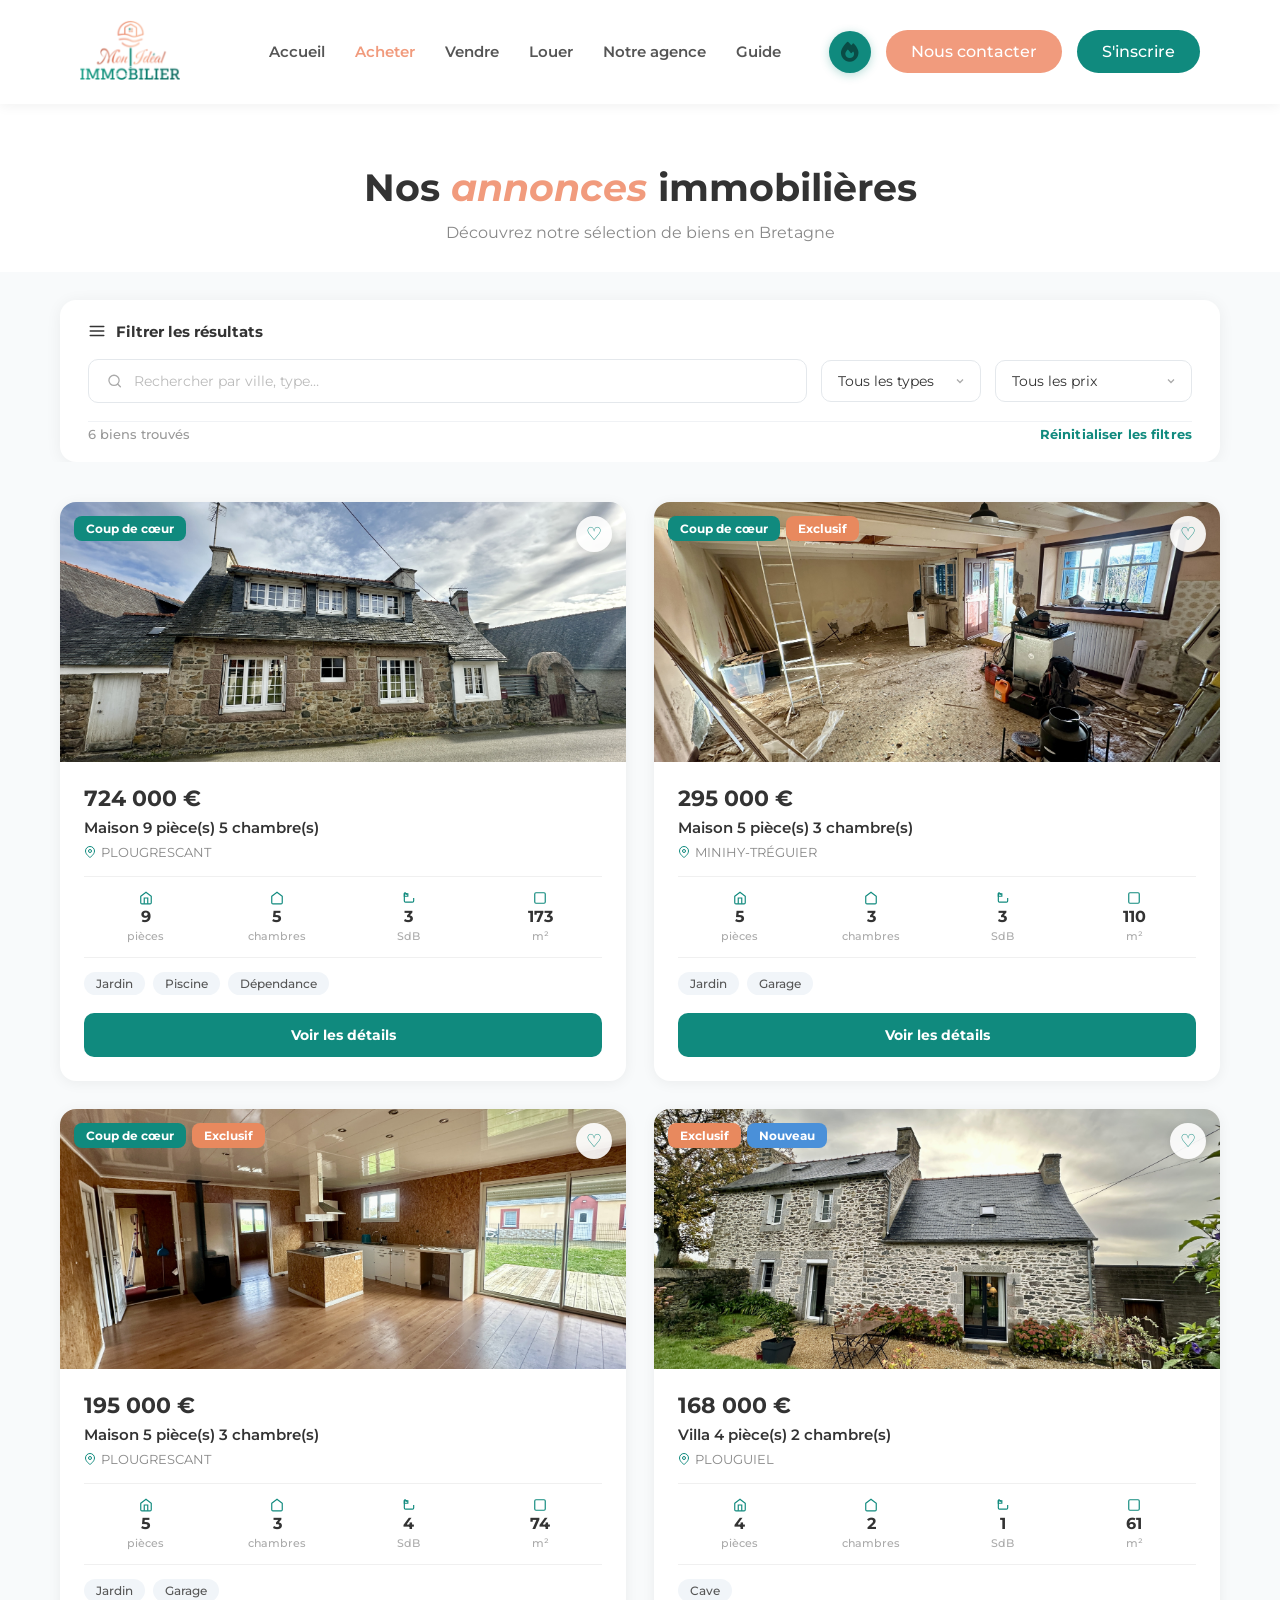
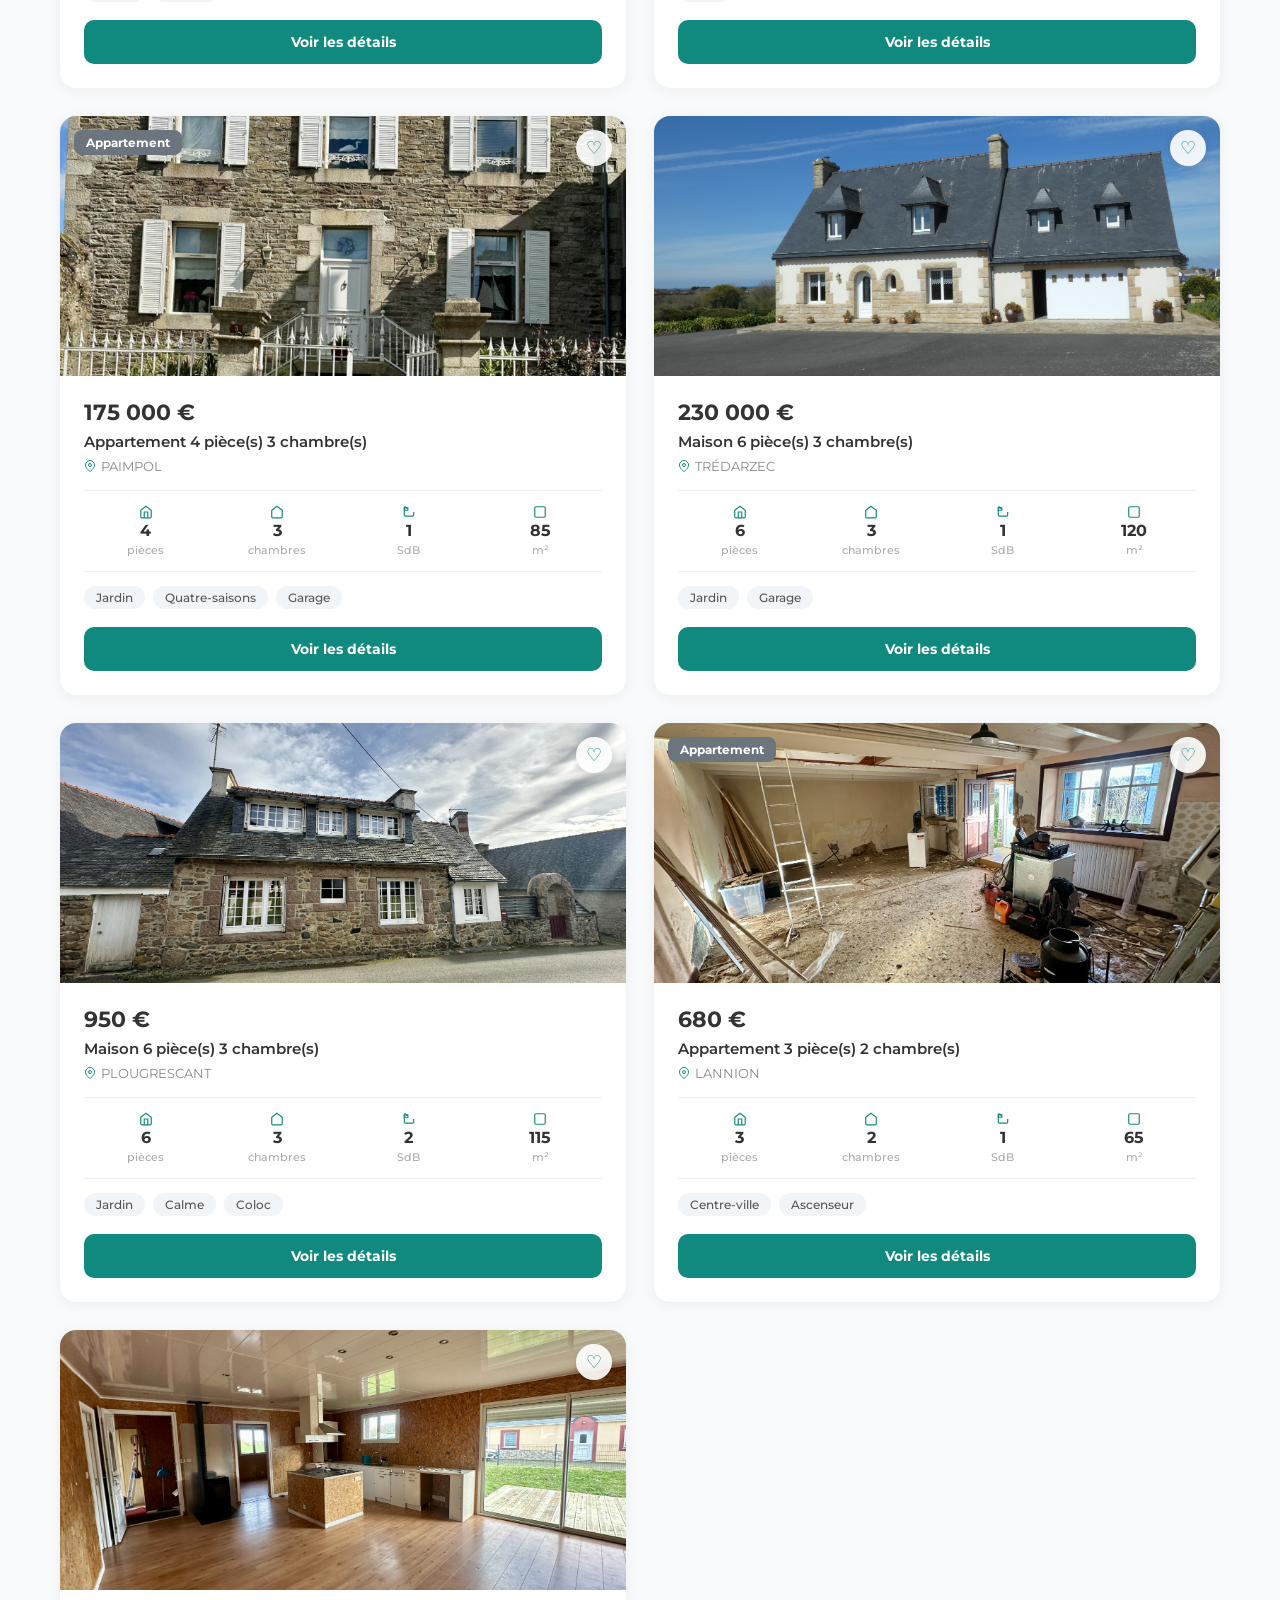
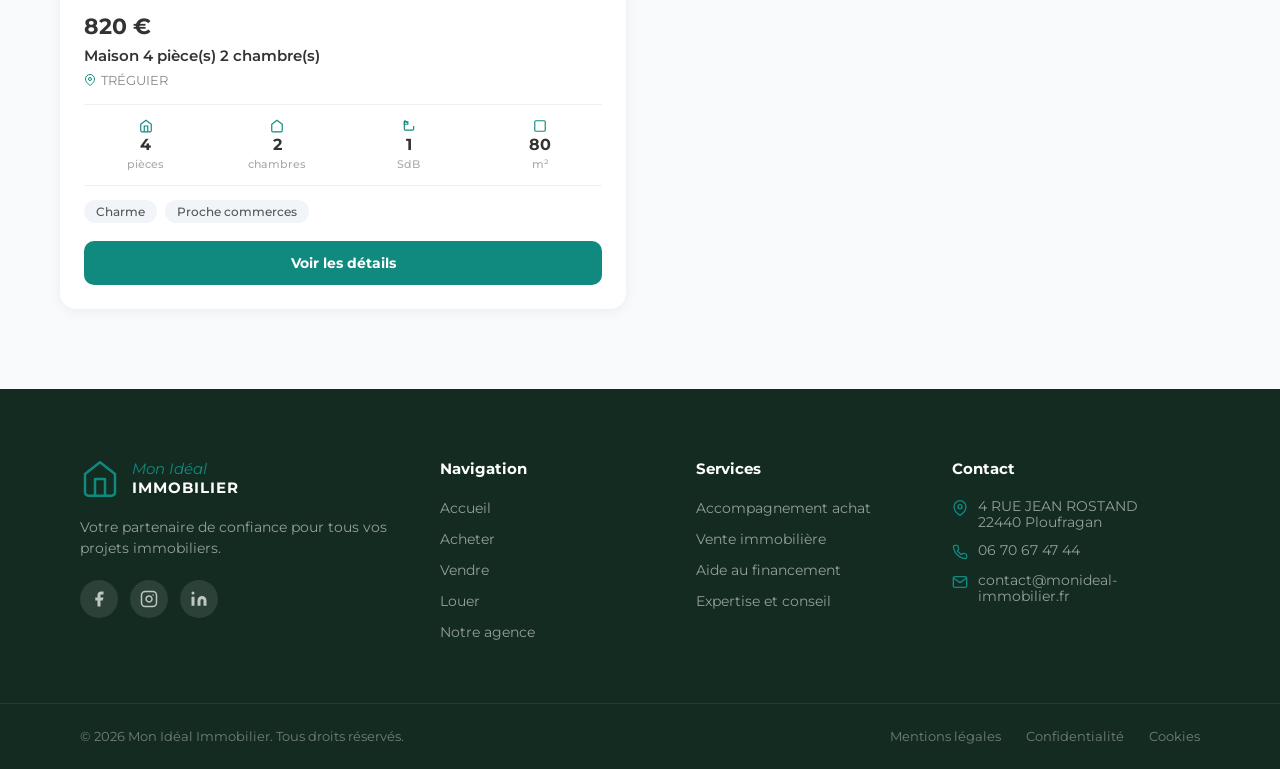
<file: catalogue.html>
<!DOCTYPE html>
<html lang="fr">

<head>
    <meta charset="UTF-8">
    <meta name="viewport" content="width=device-width, initial-scale=1.0">
    <title>Nos annonces immobilières | Mon Idéal Immobilier</title>
    <meta name="description"
        content="Découvrez notre sélection de biens immobiliers en Bretagne. Maisons, appartements, villas à vendre ou à louer.">
    <link rel="stylesheet" href="style.css">
    <link href="https://fonts.googleapis.com/css2?family=Montserrat:wght@400;500;600;700&display=swap" rel="stylesheet">
    <link rel="stylesheet" href="https://cdnjs.cloudflare.com/ajax/libs/font-awesome/6.5.1/css/all.min.css">
</head>

<body>

    <!-- Navbar -->
    <header class="navbar navbar-solid">
        <div class="logo">
            <a href="index.html" class="logo-link" aria-label="Mon Idéal Immobilier - Accueil">
                <img class="logo-img" src="img/Logo_Mon-Ideal-Immobilier_1.svg" alt="Logo Mon Ideal Immobilier">
            </a>
        </div>
        <nav>
            <ul class="nav-links">
                <li><a href="index.html">Accueil</a></li>
                <li><a href="catalogue.html" class="active">Acheter</a></li>
                <li><a href="vendre.html">Vendre</a></li>
                <li><a href="location.html">Louer</a></li>
                <li><a href="notre-agence.html">Notre agence</a></li>
                <li><a href="guide.html">Guide</a></li>
            </ul>
        </nav>
        <div class="auth-buttons">
            <a href="match.html" class="btn-match-nav" aria-label="Match Immobilier">
                <i class="fa-solid fa-fire"></i>
            </a>
            <a href="contact.html" class="btn-contact">Nous contacter</a>
            <a href="inscription.html" class="btn-signup btn-signup-link">S'inscrire</a>
        </div>
    </header>

    <!-- En-tête de page -->
    <section class="catalogue-header">
        <h1>Nos <em>annonces</em> immobilières</h1>
        <p>Découvrez notre sélection de biens en Bretagne</p>
    </section>

    <!-- Filtres -->
    <div class="catalogue-filtres-wrap">
        <div class="catalogue-filtres-card">
            <div class="filtres-titre">
                <svg width="18" height="18" viewBox="0 0 24 24" fill="none" stroke="currentColor" stroke-width="2"
                    stroke-linecap="round" stroke-linejoin="round">
                    <line x1="3" y1="6" x2="21" y2="6"></line>
                    <line x1="3" y1="12" x2="21" y2="12"></line>
                    <line x1="3" y1="18" x2="21" y2="18"></line>
                </svg>
                Filtrer les résultats
            </div>
            <div class="filtres-row">
                <div class="filtre-input-wrapper">
                    <svg width="16" height="16" viewBox="0 0 24 24" fill="none" stroke="#aaa" stroke-width="2"
                        stroke-linecap="round" stroke-linejoin="round">
                        <circle cx="11" cy="11" r="8"></circle>
                        <line x1="21" y1="21" x2="16.65" y2="16.65"></line>
                    </svg>
                    <input type="text" placeholder="Rechercher par ville, type…" id="filtre-ville">
                </div>
                <select class="filtre-select" id="filtre-type">
                    <option value="">Tous les types</option>
                    <option value="Maison">Maison</option>
                    <option value="Appartement">Appartement</option>
                    <option value="Villa">Villa</option>
                    <option value="Terrain">Terrain</option>
                </select>
                <select class="filtre-select" id="filtre-prix">
                    <option value="">Tous les prix</option>
                    <option value="200000">Moins de 200 000 €</option>
                    <option value="300000">Moins de 300 000 €</option>
                    <option value="500000">Moins de 500 000 €</option>
                    <option value="9999999">Plus de 500 000 €</option>
                </select>
            </div>
            <div class="filtres-meta">
                <span class="filtres-count" id="count-label">6 biens trouvés</span>
                <button class="filtres-reset" id="btn-reset">Réinitialiser les filtres</button>
            </div>
        </div>
    </div>

    <!-- Grille des biens -->
    <main class="catalogue-main">
        <div class="catalogue-grid" id="catalogue-grid">
            <!-- Les cartes seront injectées par JavaScript depuis biens.js -->
        </div>

        <!-- Message si aucun résultat -->
        <div class="catalogue-empty" id="catalogue-empty" style="display:none;">
            <svg width="48" height="48" viewBox="0 0 24 24" fill="none" stroke="#ccc" stroke-width="1.5">
                <circle cx="11" cy="11" r="8"></circle>
                <line x1="21" y1="21" x2="16.65" y2="16.65"></line>
            </svg>
            <p>Aucun bien ne correspond à vos critères.</p>
            <button class="filtres-reset" id="btn-reset-empty">Réinitialiser les filtres</button>
        </div>

    </main>

    <!-- Footer -->
    <footer class="site-footer">
        <div class="footer-top">
            <div class="footer-col footer-brand">
                <div class="footer-logo-block">
                    <svg class="footer-logo-icon" width="40" height="40" viewBox="0 0 24 24" fill="none"
                        stroke="currentColor" stroke-width="1.5" stroke-linecap="round" stroke-linejoin="round">
                        <path d="M3 9l9-7 9 7v11a2 2 0 0 1-2 2H5a2 2 0 0 1-2-2z"></path>
                        <polyline points="9 22 9 12 15 12 15 22"></polyline>
                    </svg>
                    <div class="footer-logo-text">
                        <span class="footer-logo-line1"><em>Mon Idéal</em></span>
                        <span class="footer-logo-line2">IMMOBILIER</span>
                    </div>
                </div>
                <p>Votre partenaire de confiance pour tous vos projets immobiliers.</p>
                <div class="footer-socials">
                    <a href="#" aria-label="Facebook">
                        <svg width="18" height="18" viewBox="0 0 24 24" fill="currentColor">
                            <path d="M18 2h-3a5 5 0 0 0-5 5v3H7v4h3v8h4v-8h3l1-4h-4V7a1 1 0 0 1 1-1h3z"></path>
                        </svg>
                    </a>
                    <a href="#" aria-label="Instagram">
                        <svg width="18" height="18" viewBox="0 0 24 24" fill="none" stroke="currentColor"
                            stroke-width="2" stroke-linecap="round" stroke-linejoin="round">
                            <rect x="2" y="2" width="20" height="20" rx="5" ry="5"></rect>
                            <path d="M16 11.37A4 4 0 1 1 12.63 8 4 4 0 0 1 16 11.37z"></path>
                            <line x1="17.5" y1="6.5" x2="17.51" y2="6.5"></line>
                        </svg>
                    </a>
                    <a href="#" aria-label="LinkedIn">
                        <svg width="18" height="18" viewBox="0 0 24 24" fill="currentColor">
                            <path d="M16 8a6 6 0 0 1 6 6v7h-4v-7a2 2 0 0 0-2-2 2 2 0 0 0-2 2v7h-4v-7a6 6 0 0 1 6-6z">
                            </path>
                            <rect x="2" y="9" width="4" height="12"></rect>
                            <circle cx="4" cy="4" r="2"></circle>
                        </svg>
                    </a>
                </div>
            </div>

            <div class="footer-col">
                <h4>Navigation</h4>
                <ul>
                    <li><a href="index.html">Accueil</a></li>
                    <li><a href="catalogue.html" class="active">Acheter</a></li>
                    <li><a href="#">Vendre</a></li>
                    <li><a href="#">Louer</a></li>
                    <li><a href="notre-agence.html">Notre agence</a></li>
                </ul>
            </div>

            <div class="footer-col">
                <h4>Services</h4>
                <ul>
                    <li><a href="#">Accompagnement achat</a></li>
                    <li><a href="#">Vente immobilière</a></li>
                    <li><a href="#">Aide au financement</a></li>
                    <li><a href="#">Expertise et conseil</a></li>
                </ul>
            </div>

            <div class="footer-col">
                <h4>Contact</h4>
                <ul class="footer-contact">
                    <li>
                        <svg width="16" height="16" viewBox="0 0 24 24" fill="none" stroke="currentColor"
                            stroke-width="2" stroke-linecap="round" stroke-linejoin="round">
                            <path d="M21 10c0 7-9 13-9 13s-9-6-9-13a9 9 0 0 1 18 0z"></path>
                            <circle cx="12" cy="10" r="3"></circle>
                        </svg>
                        <span>4 RUE JEAN ROSTAND<br>22440 Ploufragan</span>
                    </li>
                    <li>
                        <svg width="16" height="16" viewBox="0 0 24 24" fill="none" stroke="currentColor"
                            stroke-width="2" stroke-linecap="round" stroke-linejoin="round">
                            <path
                                d="M22 16.92v3a2 2 0 0 1-2.18 2 19.79 19.79 0 0 1-8.63-3.07 19.5 19.5 0 0 1-6-6 19.79 19.79 0 0 1-3.07-8.67A2 2 0 0 1 4.11 2h3a2 2 0 0 1 2 1.72c.127.96.361 1.903.7 2.81a2 2 0 0 1-.45 2.11L8.09 9.91a16 16 0 0 0 6 6l1.27-1.27a2 2 0 0 1 2.11-.45c.907.339 1.85.573 2.81.7A2 2 0 0 1 22 16.92z">
                            </path>
                        </svg>
                        <span>06 70 67 47 44</span>
                    </li>
                    <li>
                        <svg width="16" height="16" viewBox="0 0 24 24" fill="none" stroke="currentColor"
                            stroke-width="2" stroke-linecap="round" stroke-linejoin="round">
                            <path d="M4 4h16c1.1 0 2 .9 2 2v12c0 1.1-.9 2-2 2H4c-1.1 0-2-.9-2-2V6c0-1.1.9-2 2-2z">
                            </path>
                            <polyline points="22,6 12,13 2,6"></polyline>
                        </svg>
                        <span>contact@monideal-immobilier.fr</span>
                    </li>
                </ul>
            </div>
        </div>

        <div class="footer-bottom">
            <p>© 2026 Mon Idéal Immobilier. Tous droits réservés.</p>
            <div class="footer-legal">
                <a href="#">Mentions légales</a>
                <a href="#">Confidentialité</a>
                <a href="#">Cookies</a>
            </div>
        </div>
    </footer>

    <script src="biens.js"></script>
    <script src="script.js"></script>
    <script>
        // --- Génération des cartes ---
        const grid = document.getElementById('catalogue-grid');

        function renderCatalogueCards(biensList) {
            grid.innerHTML = biensList.map(bien => createPropertyCard(bien)).join('');
            attachFavEvents();
        }

        renderCatalogueCards(BIENS);

        // --- Filtrage ---
        const inputVille = document.getElementById('filtre-ville');
        const selectType = document.getElementById('filtre-type');
        const selectPrix = document.getElementById('filtre-prix');
        const countLabel = document.getElementById('count-label');
        const emptyMsg = document.getElementById('catalogue-empty');

        function applyFilters() {
            const cards = document.querySelectorAll('.cat-card');
            const villeVal = inputVille.value.toLowerCase().trim();
            const typeVal = selectType.value;
            const prixVal = parseInt(selectPrix.value) || Infinity;

            let visible = 0;
            cards.forEach(card => {
                const ville = card.dataset.ville.toLowerCase();
                const type = card.dataset.type;
                const prix = parseInt(card.dataset.prix);

                const matchVille = !villeVal || ville.includes(villeVal);
                const matchType = !typeVal || type === typeVal;
                const matchPrix = prix <= prixVal;

                if (matchVille && matchType && matchPrix) {
                    card.style.display = '';
                    visible++;
                } else {
                    card.style.display = 'none';
                }
            });

            countLabel.textContent = visible + ' bien' + (visible > 1 ? 's' : '') + ' trouvé' + (visible > 1 ? 's' : '');
            emptyMsg.style.display = visible === 0 ? 'flex' : 'none';
        }

        inputVille.addEventListener('input', applyFilters);
        selectType.addEventListener('change', applyFilters);
        selectPrix.addEventListener('change', applyFilters);

        function resetFilters() {
            inputVille.value = '';
            selectType.value = '';
            selectPrix.value = '';
            applyFilters();
        }

        document.getElementById('btn-reset').addEventListener('click', resetFilters);
        document.getElementById('btn-reset-empty').addEventListener('click', resetFilters);

    </script>

    <script src="auth.js"></script>
</body>

</html>
</file>
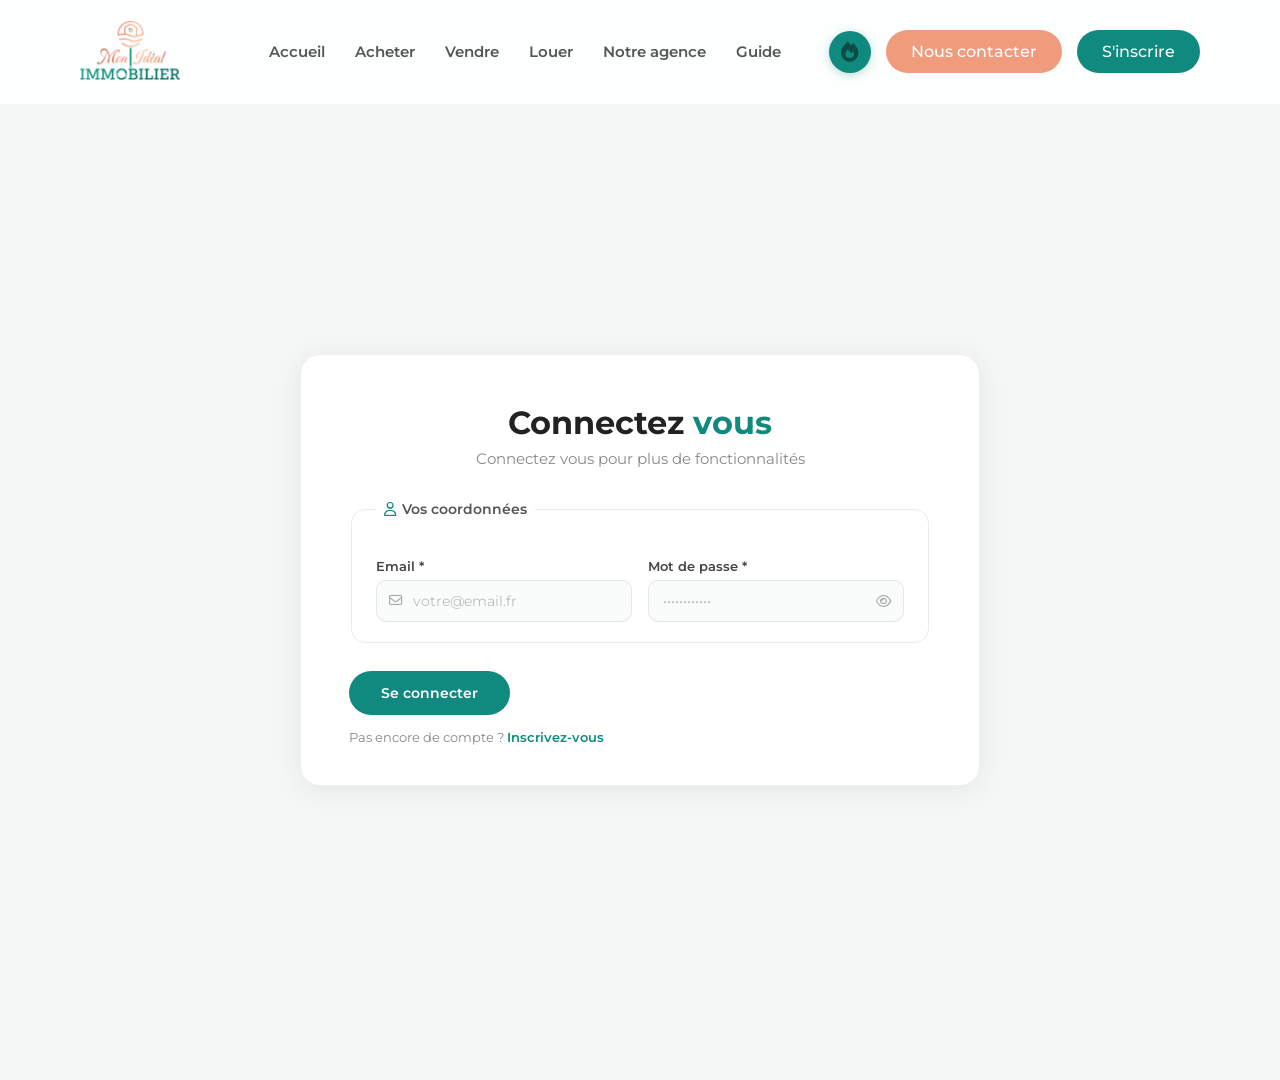
<file: connexion.html>
<!DOCTYPE html>
<html lang="fr">

<head>
    <meta charset="UTF-8">
    <meta name="viewport" content="width=device-width, initial-scale=1.0">
    <title>Connexion — Mon Idéal Immobilier</title>
    <link rel="stylesheet" href="style.css">
    <link rel="stylesheet" href="auth.css">
    <link href="https://fonts.googleapis.com/css2?family=Montserrat:wght@400;500;600;700&display=swap" rel="stylesheet">
    <link rel="stylesheet" href="https://cdnjs.cloudflare.com/ajax/libs/font-awesome/6.5.1/css/all.min.css">
</head>

<body>

    <header class="navbar">
        <div class="logo">
            <a href="index.html"><img class="logo-img" src="img/Logo_Mon-Ideal-Immobilier_1.svg" alt="Logo Mon Ideal Immobilier"></a>
        </div>
        <nav>
            <ul class="nav-links">
                <li><a href="index.html">Accueil</a></li>
                <li><a href="catalogue.html">Acheter</a></li>
                <li><a href="vendre.html">Vendre</a></li>
                <li><a href="location.html">Louer</a></li>
                <li><a href="notre-agence.html">Notre agence</a></li>
                <li><a href="guide.html">Guide</a></li>
            </ul>
        </nav>
        <div class="auth-buttons">
            <a href="match.html" class="btn-match-nav" aria-label="Match Immobilier">
                <i class="fa-solid fa-fire"></i>
            </a>
            <a href="contact.html" class="btn-contact">Nous contacter</a>
            <a href="inscription.html" class="btn-signup btn-signup-link">S'inscrire</a>
        </div>
    </header>

    <main class="auth-main">
        <div class="auth-container">
            <div class="auth-card">
                <div class="auth-card-header">
                    <h1>Connectez <span class="highlight">vous</span></h1>
                    <p>Connectez vous pour plus de fonctionnalités</p>
                </div>

                <div id="error-msg" class="auth-alert auth-alert-error" style="display:none;"></div>
                <div id="success-msg" class="auth-alert auth-alert-success" style="display:none;"></div>

                <form id="connexion-form" class="auth-form" novalidate>
                    <fieldset class="form-group-card">
                        <legend><i class="fa-regular fa-user"></i> Vos coordonnées</legend>

                        <div class="form-row">
                            <div class="form-field">
                                <label for="email">Email *</label>
                                <div class="input-icon-wrap">
                                    <i class="fa-regular fa-envelope input-icon"></i>
                                    <input type="email" id="email" name="email" placeholder="votre@email.fr" required autocomplete="email">
                                </div>
                            </div>
                            <div class="form-field">
                                <label for="password">Mot de passe *</label>
                                <div class="input-icon-wrap input-icon-right">
                                    <input type="password" id="password" name="password" placeholder="••••••••••••" required autocomplete="current-password">
                                    <button type="button" class="toggle-password" aria-label="Afficher le mot de passe" data-target="password">
                                        <i class="fa-regular fa-eye"></i>
                                    </button>
                                </div>
                            </div>
                        </div>
                    </fieldset>

                    <div class="form-actions">
                        <button type="submit" class="btn-auth-submit">Se connecter</button>
                        <p class="auth-switch">Pas encore de compte ? <a href="inscription.html">Inscrivez-vous</a></p>
                    </div>
                </form>
            </div>
        </div>
    </main>

    <script src="auth.js"></script>
    <script>
        document.getElementById('connexion-form').addEventListener('submit', function (e) {
            e.preventDefault();
            const email = document.getElementById('email').value.trim();
            const password = document.getElementById('password').value;

            const errorEl = document.getElementById('error-msg');
            const successEl = document.getElementById('success-msg');
            errorEl.style.display = 'none';
            successEl.style.display = 'none';

            if (!email || !password) {
                errorEl.textContent = 'Veuillez remplir tous les champs.';
                errorEl.style.display = 'block';
                return;
            }

            const result = login(email, password);
            if (result.success) {
                successEl.textContent = 'Connexion réussie ! Redirection...';
                successEl.style.display = 'block';
                setTimeout(() => { window.location.href = 'index.html'; }, 1200);
            } else {
                errorEl.textContent = result.message;
                errorEl.style.display = 'block';
            }
        });

        // Toggle affichage mot de passe
        document.querySelectorAll('.toggle-password').forEach(btn => {
            btn.addEventListener('click', function () {
                const target = document.getElementById(this.dataset.target);
                const icon = this.querySelector('i');
                if (target.type === 'password') {
                    target.type = 'text';
                    icon.classList.replace('fa-eye', 'fa-eye-slash');
                } else {
                    target.type = 'password';
                    icon.classList.replace('fa-eye-slash', 'fa-eye');
                }
            });
        });
    </script>

</body>
</html>
</file>
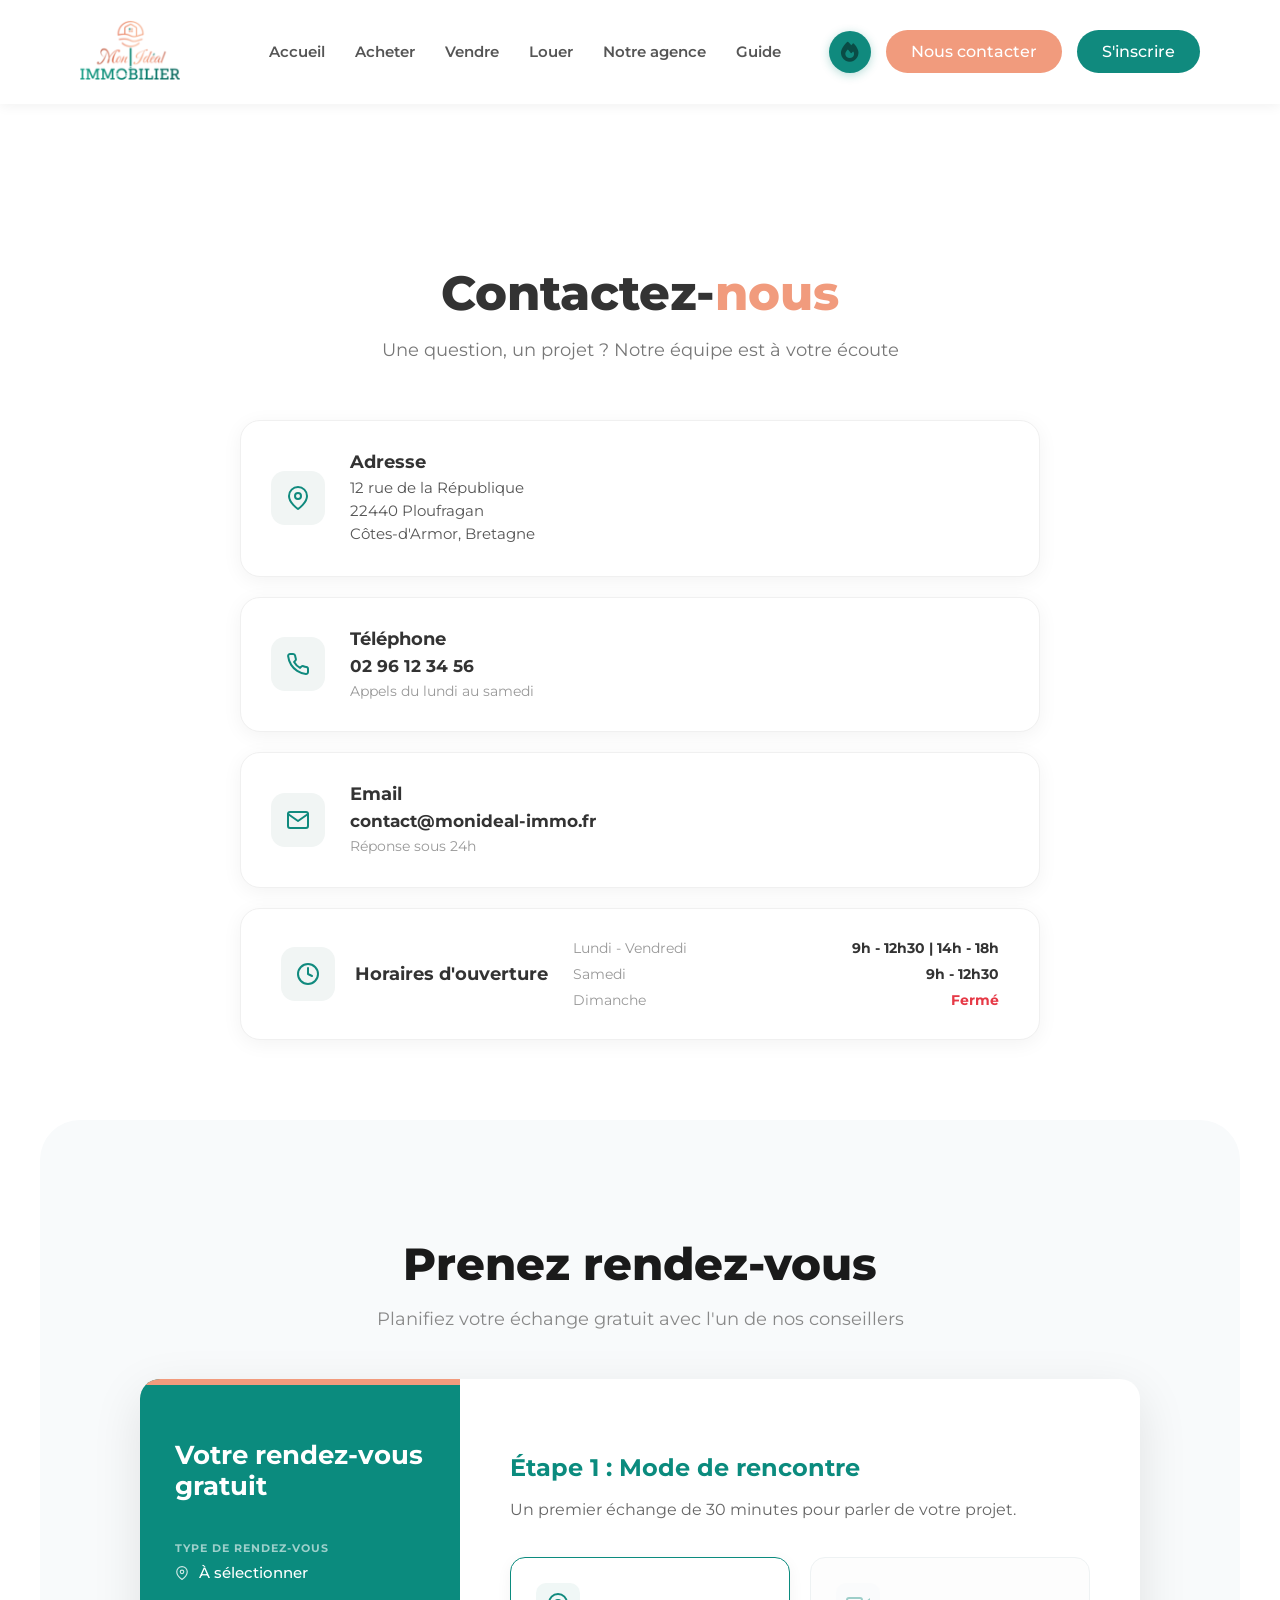
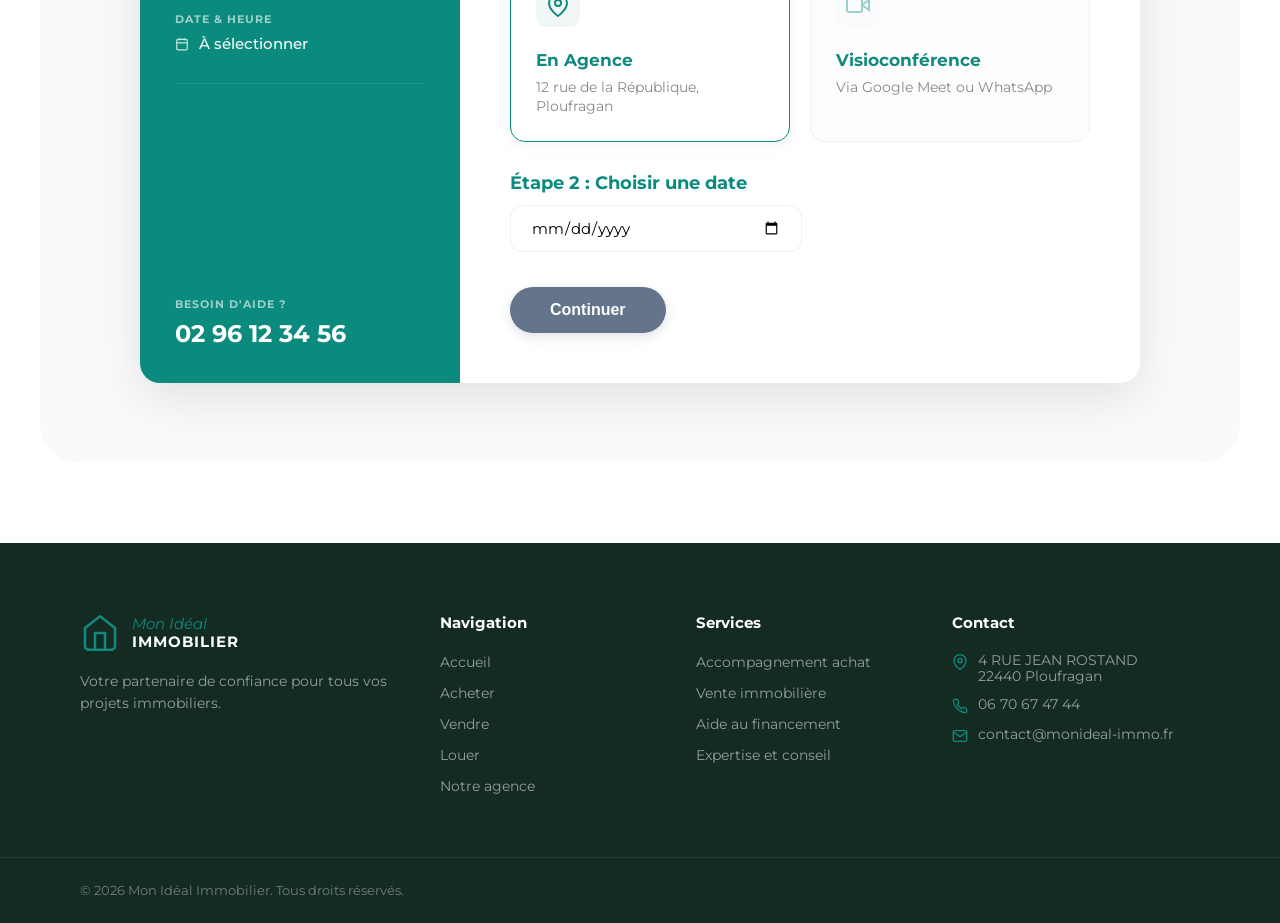
<file: contact.html>
<!DOCTYPE html>
<html lang="fr">

<head>
    <meta charset="UTF-8">
    <meta name="viewport" content="width=device-width, initial-scale=1.0">
    <title>Contactez-nous | Mon Idéal Immobilier</title>
    <link rel="stylesheet" href="style.css">
    <link rel="stylesheet" href="contact.css">
    <link href="https://fonts.googleapis.com/css2?family=Montserrat:wght@400;500;600;700&display=swap" rel="stylesheet">
    <link rel="stylesheet" href="https://cdnjs.cloudflare.com/ajax/libs/font-awesome/6.5.1/css/all.min.css">
</head>

<body>

    <!-- Navbar -->
    <header class="navbar navbar-solid">
        <div class="logo">
            <img class="logo-img" src="img/Logo_Mon-Ideal-Immobilier_1.svg" alt="Logo Mon Ideal Immobilier">
        </div>
        <nav>
            <ul class="nav-links">
                <li><a href="index.html">Accueil</a></li>
                <li><a href="catalogue.html">Acheter</a></li>
                <li><a href="vendre.html">Vendre</a></li>
                <li><a href="location.html">Louer</a></li>
                <li><a href="notre-agence.html">Notre agence</a></li>
                <li><a href="guide.html">Guide</a></li>
            </ul>
        </nav>
        <div class="auth-buttons">
            <a href="match.html" class="btn-match-nav" aria-label="Match Immobilier">
                <i class="fa-solid fa-fire"></i>
            </a>
            <a href="contact.html" class="btn-contact">Nous contacter</a>
            <a href="inscription.html" class="btn-signup btn-signup-link">S'inscrire</a>
        </div>
    </header>

    <main class="contact-main">
        <section class="contact-hero">
            <h1>Contactez-<span>nous</span></h1>
            <p>Une question, un projet ? Notre équipe est à votre écoute</p>
        </section>

        <section class="contact-info-grid">
            <!-- Adresse -->
            <div class="info-card">
                <div class="info-icon">
                    <svg width="24" height="24" viewBox="0 0 24 24" fill="none" stroke="currentColor" stroke-width="2" stroke-linecap="round" stroke-linejoin="round">
                        <path d="M21 10c0 7-9 13-9 13s-9-6-9-13a9 9 0 0 1 18 0z"></path>
                        <circle cx="12" cy="10" r="3"></circle>
                    </svg>
                </div>
                <div class="info-content">
                    <h3>Adresse</h3>
                    <p>12 rue de la République<br>22440 Ploufragan<br>Côtes-d'Armor, Bretagne</p>
                </div>
            </div>

            <!-- Téléphone -->
            <div class="info-card">
                <div class="info-icon">
                    <svg width="24" height="24" viewBox="0 0 24 24" fill="none" stroke="currentColor" stroke-width="2" stroke-linecap="round" stroke-linejoin="round">
                        <path d="M22 16.92v3a2 2 0 0 1-2.18 2 19.79 19.79 0 0 1-8.63-3.07 19.5 19.5 0 0 1-6-6 19.79 19.79 0 0 1-3.07-8.67A2 2 0 0 1 4.11 2h3a2 2 0 0 1 2 1.72c.127.96.361 1.903.7 2.81a2 2 0 0 1-.45 2.11L8.09 9.91a16 16 0 0 0 6 6l1.27-1.27a2 2 0 0 1 2.11-.45c.907.339 1.85.573 2.81.7A2 2 0 0 1 22 16.92z"></path>
                    </svg>
                </div>
                <div class="info-content">
                    <h3>Téléphone</h3>
                    <p class="info-value">02 96 12 34 56</p>
                    <p class="subtitle">Appels du lundi au samedi</p>
                </div>
            </div>

            <!-- Email -->
            <div class="info-card">
                <div class="info-icon">
                    <svg width="24" height="24" viewBox="0 0 24 24" fill="none" stroke="currentColor" stroke-width="2" stroke-linecap="round" stroke-linejoin="round">
                        <path d="M4 4h16c1.1 0 2 .9 2 2v12c0 1.1-.9 2-2 2H4c-1.1 0-2-.9-2-2V6c0-1.1.9-2 2-2z"></path>
                        <polyline points="22,6 12,13 2,6"></polyline>
                    </svg>
                </div>
                <div class="info-content">
                    <h3>Email</h3>
                    <p class="info-value">contact@monideal-immo.fr</p>
                    <p class="subtitle">Réponse sous 24h</p>
                </div>
            </div>

            <!-- Horaires -->
            <div class="info-card hours-card">
                <div class="hours-left">
                    <div class="info-icon">
                        <svg width="24" height="24" viewBox="0 0 24 24" fill="none" stroke="currentColor" stroke-width="2" stroke-linecap="round" stroke-linejoin="round">
                            <circle cx="12" cy="12" r="10"></circle>
                            <polyline points="12 6 12 12 16 14"></polyline>
                        </svg>
                    </div>
                    <h3>Horaires d'ouverture</h3>
                </div>
                <div class="hours-right">
                    <div class="hours-list">
                        <div class="hours-row">
                            <span>Lundi - Vendredi</span>
                            <span>9h - 12h30 | 14h - 18h</span>
                        </div>
                        <div class="hours-row">
                            <span>Samedi</span>
                            <span>9h - 12h30</span>
                        </div>
                        <div class="hours-row">
                            <span>Dimanche</span>
                            <span class="closed">Fermé</span>
                        </div>
                    </div>
                </div>
            </div>
        </section>

        <section class="appointment-section">
            <div class="appointment-header">
                <h2>Prenez rendez-vous</h2>
                <p>Planifiez votre échange gratuit avec l'un de nos conseillers</p>
            </div>

            <div class="appointment-container">
                <div class="appointment-left">
                    <div class="appointment-summary">
                        <h3>Votre rendez-vous gratuit</h3>
                        <div class="summary-item">
                            <span class="label">TYPE DE RENDEZ-VOUS</span>
                            <span class="value" id="summary-mode"><svg width="14" height="14" viewBox="0 0 24 24" fill="none" stroke="currentColor" stroke-width="2"><path d="M21 10c0 7-9 13-9 13s-9-6-9-13a9 9 0 0 1 18 0z"></path><circle cx="12" cy="10" r="3"></circle></svg> À sélectionner</span>
                        </div>
                        <div class="summary-item">
                            <span class="label">DATE & HEURE</span>
                            <span class="value" id="summary-date"><svg width="14" height="14" viewBox="0 0 24 24" fill="none" stroke="currentColor" stroke-width="2"><rect x="3" y="4" width="18" height="18" rx="2" ry="2"></rect><line x1="16" y1="2" x2="16" y2="6"></line><line x1="8" y1="2" x2="8" y2="6"></line><line x1="3" y1="10" x2="21" y2="10"></line></svg> À sélectionner</span>
                        </div>
                        <hr>
                    </div>
                    <div class="appointment-help">
                        <span>BESOIN D'AIDE ?</span>
                        <p>02 96 12 34 56</p>
                    </div>
                </div>

                <div class="appointment-right">
                    <h3>Étape 1 : Mode de rencontre</h3>
                    <p class="instruction">Un premier échange de 30 minutes pour parler de votre projet.</p>
                    
                    <div class="meeting-modes">
                        <div class="mode-card active" onclick="selectMode('agence', this)">
                            <div class="mode-icon">
                                <svg width="24" height="24" viewBox="0 0 24 24" fill="none" stroke="currentColor" stroke-width="2">
                                    <path d="M21 10c0 7-9 13-9 13s-9-6-9-13a9 9 0 0 1 18 0z"></path>
                                    <circle cx="12" cy="10" r="3"></circle>
                                </svg>
                            </div>
                            <h4>En Agence</h4>
                            <p>12 rue de la République, Ploufragan</p>
                        </div>
                        <div class="mode-card" onclick="selectMode('visio', this)">
                            <div class="mode-icon">
                                <svg width="24" height="24" viewBox="0 0 24 24" fill="none" stroke="currentColor" stroke-width="2">
                                    <path d="M23 7l-7 5 7 5V7z"></path>
                                    <rect x="1" y="5" width="15" height="14" rx="2" ry="2"></rect>
                                </svg>
                            </div>
                            <h4>Visioconférence</h4>
                            <p>Via Google Meet ou WhatsApp</p>
                        </div>
                    </div>

                    <div class="date-selection">
                        <h3>Étape 2 : Choisir une date</h3>
                        <input type="date" id="appointment-date" class="date-input" onchange="updateSummaryDate()">
                    </div>

                    <button class="btn-continue" onclick="openEmailModal()">Continuer</button>
                </div>
            </div>
        </section>
    </main>

    <!-- Email Modal -->
    <div id="emailModal" class="modal">
        <div class="modal-content">
            <span class="close" onclick="closeEmailModal()">&times;</span>
            <h2>Une dernière étape...</h2>
            <p>Veuillez renseigner votre email pour confirmer le rendez-vous.</p>
            <input type="email" id="user-email" placeholder="votre-email@exemple.com" class="email-input">
            <button class="btn-validate" onclick="validateAppointment()">Valider le rendez-vous</button>
        </div>
    </div>

    <!-- Confirmation Modal -->
    <div id="confirmModal" class="modal">
        <div class="modal-content text-center">
            <div class="success-icon">✓</div>
            <h2>Rendez-vous confirmé !</h2>
            <p id="confirmMessage"></p>
            <p class="email-info">Un mail de confirmation vous a été envoyé avec tous les détails.</p>
            <button class="btn-close-final" onclick="location.reload()">Fermer</button>
        </div>
    </div>

    <!-- Footer -->
    <footer class="site-footer">
        <div class="footer-top">
            <div class="footer-col footer-brand">
                <div class="footer-logo-block">
                    <svg class="footer-logo-icon" width="40" height="40" viewBox="0 0 24 24" fill="none"
                        stroke="currentColor" stroke-width="1.5" stroke-linecap="round" stroke-linejoin="round">
                        <path d="M3 9l9-7 9 7v11a2 2 0 0 1-2 2H5a2 2 0 0 1-2-2z"></path>
                        <polyline points="9 22 9 12 15 12 15 22"></polyline>
                    </svg>
                    <div class="footer-logo-text">
                        <span class="footer-logo-line1"><em>Mon Idéal</em></span>
                        <span class="footer-logo-line2">IMMOBILIER</span>
                    </div>
                </div>
                <p>Votre partenaire de confiance pour tous vos projets immobiliers.</p>
            </div>

            <div class="footer-col">
                <h4>Navigation</h4>
                <ul>
                    <li><a href="index.html">Accueil</a></li>
                    <li><a href="catalogue.html">Acheter</a></li>
                    <li><a href="vendre.html">Vendre</a></li>
                    <li><a href="location.html">Louer</a></li>
                    <li><a href="notre-agence.html">Notre agence</a></li>
                </ul>
            </div>

            <div class="footer-col">
                <h4>Services</h4>
                <ul>
                    <li><a href="#">Accompagnement achat</a></li>
                    <li><a href="#">Vente immobilière</a></li>
                    <li><a href="#">Aide au financement</a></li>
                    <li><a href="#">Expertise et conseil</a></li>
                </ul>
            </div>

            <div class="footer-col">
                <h4>Contact</h4>
                <ul class="footer-contact">
                    <li>
                        <svg width="16" height="16" viewBox="0 0 24 24" fill="none" stroke="currentColor"
                            stroke-width="2" stroke-linecap="round" stroke-linejoin="round">
                            <path d="M21 10c0 7-9 13-9 13s-9-6-9-13a9 9 0 0 1 18 0z"></path>
                            <circle cx="12" cy="10" r="3"></circle>
                        </svg>
                        <span>4 RUE JEAN ROSTAND<br>22440 Ploufragan</span>
                    </li>
                    <li>
                        <svg width="16" height="16" viewBox="0 0 24 24" fill="none" stroke="currentColor"
                            stroke-width="2" stroke-linecap="round" stroke-linejoin="round">
                            <path
                                d="M22 16.92v3a2 2 0 0 1-2.18 2 19.79 19.79 0 0 1-8.63-3.07 19.5 19.5 0 0 1-6-6 19.79 19.79 0 0 1-3.07-8.67A2 2 0 0 1 4.11 2h3a2 2 0 0 1 2 1.72c.127.96.361 1.903.7 2.81a2 2 0 0 1-.45 2.11L8.09 9.91a16 16 0 0 0 6 6l1.27-1.27a2 2 0 0 1 2.11-.45c.907.339 1.85.573 2.81.7A2 2 0 0 1 22 16.92z">
                            </path>
                        </svg>
                        <span>06 70 67 47 44</span>
                    </li>
                    <li>
                        <svg width="16" height="16" viewBox="0 0 24 24" fill="none" stroke="currentColor"
                            stroke-width="2" stroke-linecap="round" stroke-linejoin="round">
                            <path d="M4 4h16c1.1 0 2 .9 2 2v12c0 1.1-.9 2-2 2H4c-1.1 0-2-.9-2-2V6c0-1.1.9-2 2-2z">
                            </path>
                            <polyline points="22,6 12,13 2,6"></polyline>
                        </svg>
                        <span>contact@monideal-immo.fr</span>
                    </li>
                </ul>
            </div>
        </div>

        <div class="footer-bottom">
            <p>&copy; 2026 Mon Idéal Immobilier. Tous droits réservés.</p>
        </div>
    </footer>

    <script>
        let selectedMode = 'En Agence';
        
        function selectMode(mode, element) {
            selectedMode = mode === 'agence' ? 'En Agence' : 'Visioconférence';
            document.querySelectorAll('.mode-card').forEach(card => card.classList.remove('active'));
            element.classList.add('active');
            document.getElementById('summary-mode').innerHTML = (mode === 'agence' ? 
                '<svg width="14" height="14" viewBox="0 0 24 24" fill="none" stroke="currentColor" stroke-width="2"><path d="M21 10c0 7-9 13-9 13s-9-6-9-13a9 9 0 0 1 18 0z"></path><circle cx="12" cy="10" r="3"></circle></svg> ' : 
                '<svg width="14" height="14" viewBox="0 0 24 24" fill="none" stroke="currentColor" stroke-width="2"><path d="M23 7l-7 5 7 5V7z"></path><rect x="1" y="5" width="15" height="14" rx="2" ry="2"></rect></svg> ') + selectedMode;
        }

        function updateSummaryDate() {
            const date = document.getElementById('appointment-date').value;
            if(date) {
                const formattedDate = new Date(date).toLocaleDateString('fr-FR', { weekday: 'long', year: 'numeric', month: 'long', day: 'numeric' });
                document.getElementById('summary-date').innerHTML = '<svg width="14" height="14" viewBox="0 0 24 24" fill="none" stroke="currentColor" stroke-width="2"><rect x="3" y="4" width="18" height="18" rx="2" ry="2"></rect><line x1="16" y1="2" x2="16" y2="6"></line><line x1="8" y1="2" x2="8" y2="6"></line><line x1="3" y1="10" x2="21" y2="10"></line></svg> ' + formattedDate;
            }
        }

        function openEmailModal() {
            const date = document.getElementById('appointment-date').value;
            if (!date) {
                alert('Veuillez sélectionner une date.');
                return;
            }
            document.getElementById('emailModal').style.display = 'block';
        }

        function closeEmailModal() {
            document.getElementById('emailModal').style.display = 'none';
        }

        function validateAppointment() {
            const email = document.getElementById('user-email').value;
            if (!email || !email.includes('@')) {
                alert('Veuillez entrer une adresse email valide.');
                return;
            }
            const date = document.getElementById('appointment-date').value;
            const formattedDate = new Date(date).toLocaleDateString('fr-FR', { weekday: 'long', year: 'numeric', month: 'long', day: 'numeric' });
            
            document.getElementById('emailModal').style.display = 'none';
            document.getElementById('confirmMessage').innerHTML = `Votre rendez-vous <strong>${selectedMode}</strong> est fixé pour le <strong>${formattedDate}</strong>.`;
            document.getElementById('confirmModal').style.display = 'block';
        }

        window.onclick = function(event) {
            if (event.target == document.getElementById('emailModal')) {
                closeEmailModal();
            }
        }
    </script>
    <script src="auth.js"></script>
</body>

</html>
</file>
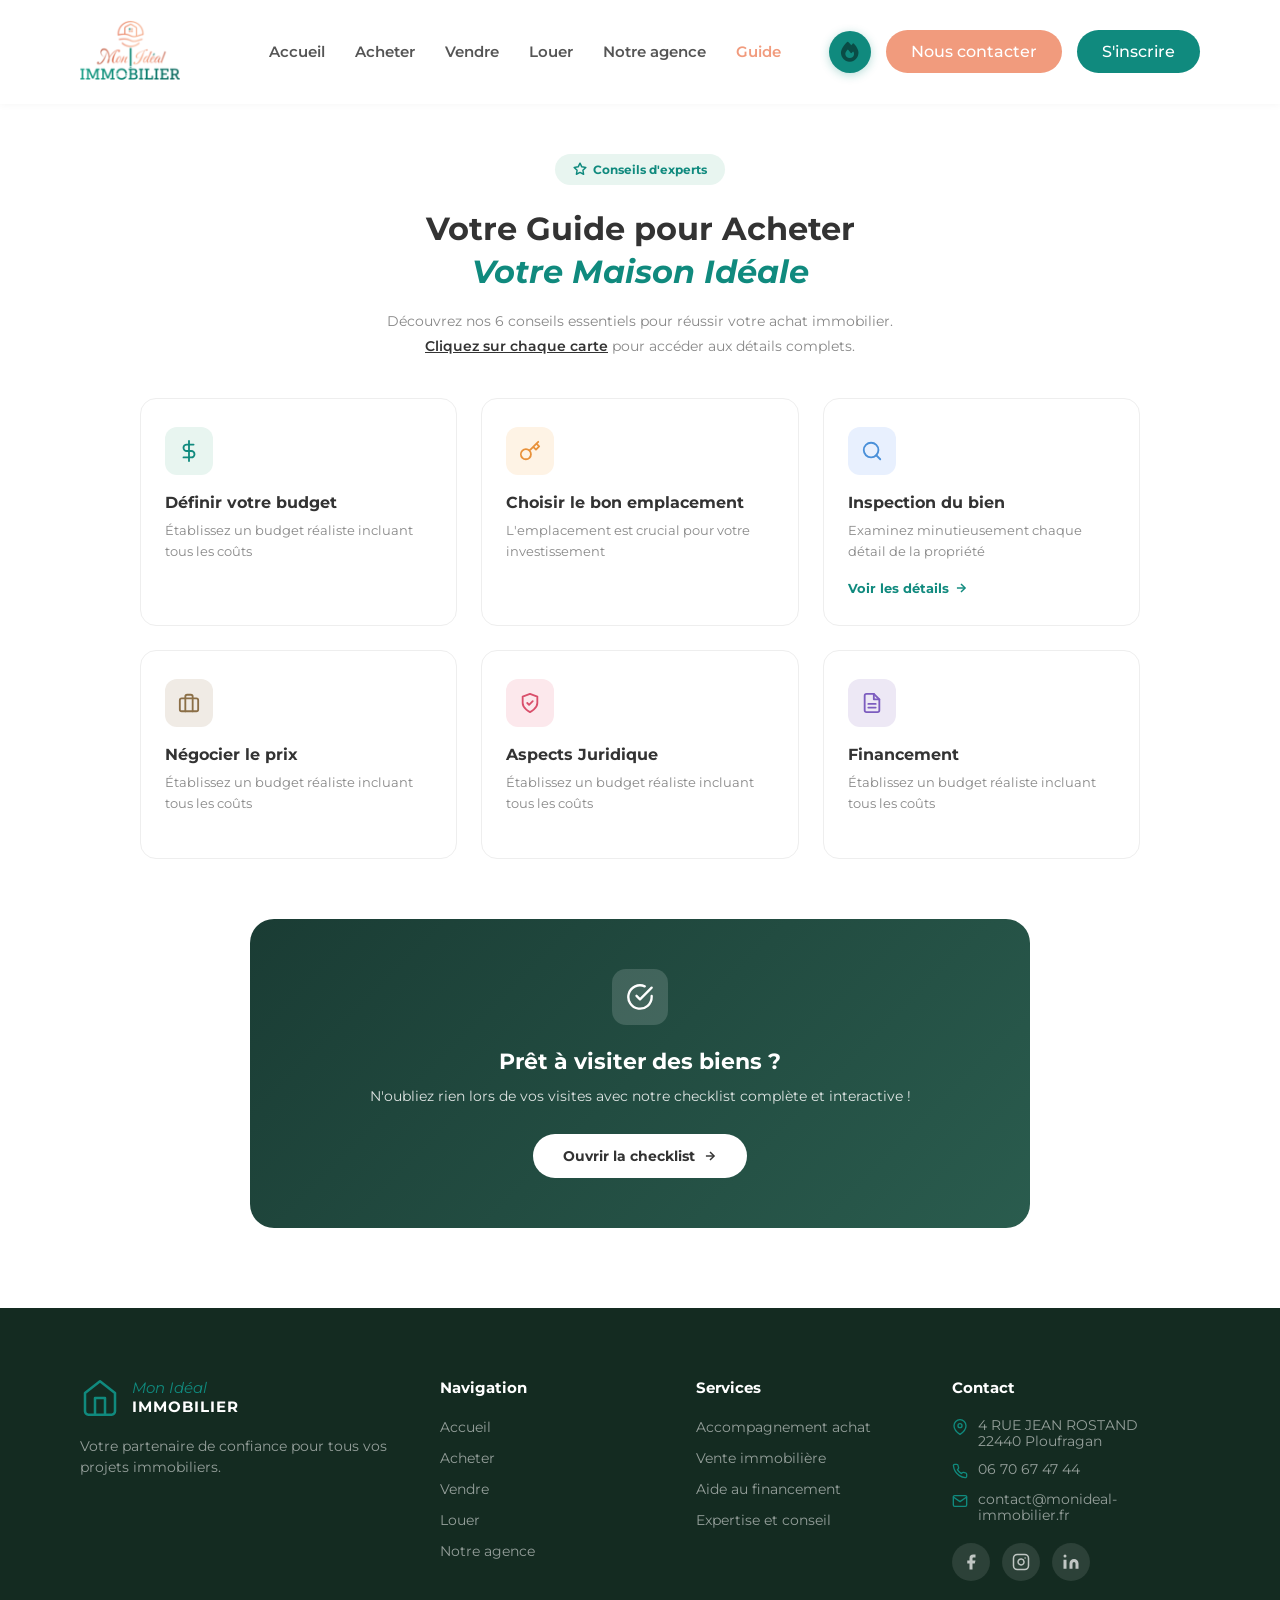
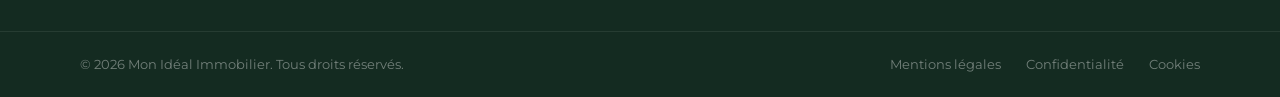
<file: guide.html>
<!DOCTYPE html>
<html lang="fr">

<head>
    <meta charset="UTF-8">
    <meta name="viewport" content="width=device-width, initial-scale=1.0">
    <title>Guide Achat — Mon Idéal Immobilier</title>
    <link rel="stylesheet" href="style.css">
    <link rel="stylesheet" href="guide.css">
    <link href="https://fonts.googleapis.com/css2?family=Montserrat:wght@400;500;600;700&display=swap" rel="stylesheet">
    <link rel="stylesheet" href="https://cdnjs.cloudflare.com/ajax/libs/font-awesome/6.5.1/css/all.min.css">
</head>

<body>

    <header class="navbar navbar-solid">
        <div class="logo">
            <a href="index.html" class="logo-link" aria-label="Mon Idéal Immobilier">
                <img class="logo-img" src="img/Logo_Mon-Ideal-Immobilier_1.svg" alt="Logo Mon Ideal Immobilier">
            </a>
        </div>
        <nav>
            <ul class="nav-links">
                <li><a href="index.html">Accueil</a></li>
                <li><a href="catalogue.html">Acheter</a></li>
                <li><a href="vendre.html">Vendre</a></li>
                <li><a href="location.html">Louer</a></li>
                <li><a href="notre-agence.html">Notre agence</a></li>
                <li><a href="guide.html" class="active">Guide</a></li>
            </ul>
        </nav>
        <div class="auth-buttons">
            <a href="match.html" class="btn-match-nav" aria-label="Match Immobilier">
                <i class="fa-solid fa-fire"></i>
            </a>
            <a href="contact.html" class="btn-contact">Nous contacter</a>
            <a href="inscription.html" class="btn-signup btn-signup-link">S'inscrire</a>
        </div>
    </header>

    <!-- Header -->
    <section class="guide-header">
        <div class="guide-badge">
            <svg width="14" height="14" viewBox="0 0 24 24" fill="none" stroke="currentColor" stroke-width="2.5"
                stroke-linecap="round" stroke-linejoin="round">
                <polygon
                    points="12 2 15.09 8.26 22 9.27 17 14.14 18.18 21.02 12 17.77 5.82 21.02 7 14.14 2 9.27 8.91 8.26 12 2">
                 </polygon>
            </svg>
            Conseils d'experts
        </div>
        <h1>Votre Guide pour Acheter<br><em>Votre Maison Idéale</em></h1>
        <p>Découvrez nos 6 conseils essentiels pour réussir votre achat immobilier.<br><u>Cliquez sur chaque carte</u>
            pour accéder aux détails complets.</p>
    </section>

    <!-- Cards -->
    <section class="guide-cards-section">
        <div class="guide-grid">

            <!-- Card 1 -->
            <div class="guide-card">
                <div class="guide-icon guide-icon-green">
                    <svg width="22" height="22" viewBox="0 0 24 24" fill="none" stroke="currentColor" stroke-width="2"
                        stroke-linecap="round" stroke-linejoin="round">
                        <line x1="12" y1="1" x2="12" y2="23"></line>
                        <path d="M17 5H9.5a3.5 3.5 0 0 0 0 7h5a3.5 3.5 0 0 1 0 7H6"></path>
                    </svg>
                </div>
                <h3>Définir votre budget</h3>
                <p>Établissez un budget réaliste incluant tous les coûts</p>
                        <line x1="5" y1="12" x2="19" y2="12"></line>
                        <polyline points="12 5 19 12 12 19"></polyline>
                    </svg></a>
            </div>

            <!-- Card 2 -->
            <div class="guide-card">
                <div class="guide-icon guide-icon-orange">
                    <svg width="22" height="22" viewBox="0 0 24 24" fill="none" stroke="currentColor" stroke-width="2"
                        stroke-linecap="round" stroke-linejoin="round">
                        <path
                            d="M21 2l-2 2m-7.61 7.61a5.5 5.5 0 1 1-7.778 7.778 5.5 5.5 0 0 1 7.777-7.777zm0 0L15.5 7.5m0 0l3 3L22 7l-3-3m-3.5 3.5L19 4">
                        </path>
                    </svg>
                </div>
                <h3>Choisir le bon emplacement</h3>
                <p>L'emplacement est crucial pour votre investissement</p>
                        <line x1="5" y1="12" x2="19" y2="12"></line>
                        <polyline points="12 5 19 12 12 19"></polyline>
                    </svg></a>
            </div>

            <!-- Card 3 -->
            <div class="guide-card">
                <div class="guide-icon guide-icon-blue">
                    <svg width="22" height="22" viewBox="0 0 24 24" fill="none" stroke="currentColor" stroke-width="2"
                        stroke-linecap="round" stroke-linejoin="round">
                        <circle cx="11" cy="11" r="8"></circle>
                        <line x1="21" y1="21" x2="16.65" y2="16.65"></line>
                    </svg>
                </div>
                <h3>Inspection du bien</h3>
                <p>Examinez minutieusement chaque détail de la propriété</p>
                <a href="#" class="guide-link">Voir les détails <svg width="14" height="14" viewBox="0 0 24 24"
                        fill="none" stroke="currentColor" stroke-width="2.5">
                        <line x1="5" y1="12" x2="19" y2="12"></line>
                        <polyline points="12 5 19 12 12 19"></polyline>
                    </svg></a>
            </div>

            <!-- Card 4 -->
            <div class="guide-card">
                <div class="guide-icon guide-icon-brown">
                    <svg width="22" height="22" viewBox="0 0 24 24" fill="none" stroke="currentColor" stroke-width="2"
                        stroke-linecap="round" stroke-linejoin="round">
                        <rect x="2" y="7" width="20" height="14" rx="2" ry="2"></rect>
                        <path d="M16 21V5a2 2 0 0 0-2-2h-4a2 2 0 0 0-2 2v16"></path>
                    </svg>
                </div>
                <h3>Négocier le prix</h3>
                <p>Établissez un budget réaliste incluant tous les coûts</p>
                        <line x1="5" y1="12" x2="19" y2="12"></line>
                        <polyline points="12 5 19 12 12 19"></polyline>
                    </svg></a>
            </div>

            <!-- Card 5 -->
            <div class="guide-card">
                <div class="guide-icon guide-icon-pink">
                    <svg width="22" height="22" viewBox="0 0 24 24" fill="none" stroke="currentColor" stroke-width="2"
                        stroke-linecap="round" stroke-linejoin="round">
                        <path d="M12 22s8-4 8-10V5l-8-3-8 3v7c0 6 8 10 8 10z"></path>
                        <polyline points="9 12 11 14 15 10"></polyline>
                    </svg>
                </div>
                <h3>Aspects Juridique</h3>
                <p>Établissez un budget réaliste incluant tous les coûts</p>
                        <line x1="5" y1="12" x2="19" y2="12"></line>
                        <polyline points="12 5 19 12 12 19"></polyline>
                    </svg></a>
            </div>

            <!-- Card 6 -->
            <div class="guide-card">
                <div class="guide-icon guide-icon-purple">
                    <svg width="22" height="22" viewBox="0 0 24 24" fill="none" stroke="currentColor" stroke-width="2"
                        stroke-linecap="round" stroke-linejoin="round">
                        <path d="M14 2H6a2 2 0 0 0-2 2v16a2 2 0 0 0 2 2h12a2 2 0 0 0 2-2V8z"></path>
                        <polyline points="14 2 14 8 20 8"></polyline>
                        <line x1="16" y1="13" x2="8" y2="13"></line>
                        <line x1="16" y1="17" x2="8" y2="17"></line>
                    </svg>
                </div>
                <h3>Financement</h3>
                <p>Établissez un budget réaliste incluant tous les coûts</p>
                        <line x1="5" y1="12" x2="19" y2="12"></line>
                        <polyline points="12 5 19 12 12 19"></polyline>
                    </svg></a>
            </div>

        </div>
    </section>

    <!-- CTA Checklist -->
    <section class="guide-cta-section">
        <div class="guide-cta">
            <div class="guide-cta-icon">
                <svg width="28" height="28" viewBox="0 0 24 24" fill="none" stroke="white" stroke-width="2"
                    stroke-linecap="round" stroke-linejoin="round">
                    <path d="M22 11.08V12a10 10 0 1 1-5.93-9.14"></path>
                    <polyline points="22 4 12 14.01 9 11.01"></polyline>
                </svg>
            </div>
            <h2>Prêt à visiter des biens ?</h2>
            <p>N'oubliez rien lors de vos visites avec notre checklist complète et interactive !</p>
            <a href="#" class="btn-checklist">
                Ouvrir la checklist
                <svg width="14" height="14" viewBox="0 0 24 24" fill="none" stroke="currentColor" stroke-width="2.5">
                    <line x1="5" y1="12" x2="19" y2="12"></line>
                    <polyline points="12 5 19 12 12 19"></polyline>
                </svg>
            </a>
        </div>
    </section>

    <!-- Footer -->
    <footer class="site-footer">
        <div class="footer-top">
            <div class="footer-col footer-brand">
                <div class="footer-logo-block">
                    <svg class="footer-logo-icon" width="40" height="40" viewBox="0 0 24 24" fill="none"
                        stroke="currentColor" stroke-width="1.5" stroke-linecap="round" stroke-linejoin="round">
                        <path d="M3 9l9-7 9 7v11a2 2 0 0 1-2 2H5a2 2 0 0 1-2-2z"></path>
                        <polyline points="9 22 9 12 15 12 15 22"></polyline>
                    </svg>
                    <div class="footer-logo-text">
                        <span class="footer-logo-line1"><em>Mon Idéal</em></span>
                        <span class="footer-logo-line2">IMMOBILIER</span>
                    </div>
                </div>
                <p>Votre partenaire de confiance pour tous vos projets immobiliers.</p>
            </div>

            <div class="footer-col">
                <h4>Navigation</h4>
                <ul>
                    <li><a href="index.html">Accueil</a></li>
                    <li><a href="catalogue.html">Acheter</a></li>
                    <li><a href="vendre.html">Vendre</a></li>
                    <li><a href="location.html">Louer</a></li>
                    <li><a href="notre-agence.html">Notre agence</a></li>
                </ul>
            </div>

            <div class="footer-col">
                <h4>Services</h4>
                <ul>
                    <li><a href="#">Accompagnement achat</a></li>
                    <li><a href="#">Vente immobilière</a></li>
                    <li><a href="#">Aide au financement</a></li>
                    <li><a href="#">Expertise et conseil</a></li>
                </ul>
            </div>

            <div class="footer-col">
                <h4>Contact</h4>
                <ul class="footer-contact">
                    <li>
                        <svg width="16" height="16" viewBox="0 0 24 24" fill="none" stroke="currentColor"
                            stroke-width="2" stroke-linecap="round" stroke-linejoin="round">
                            <path d="M21 10c0 7-9 13-9 13s-9-6-9-13a9 9 0 0 1 18 0z"></path>
                            <circle cx="12" cy="10" r="3"></circle>
                        </svg>
                        <span>4 RUE JEAN ROSTAND<br>22440 Ploufragan</span>
                    </li>
                    <li>
                        <svg width="16" height="16" viewBox="0 0 24 24" fill="none" stroke="currentColor"
                            stroke-width="2" stroke-linecap="round" stroke-linejoin="round">
                            <path
                                d="M22 16.92v3a2 2 0 0 1-2.18 2 19.79 19.79 0 0 1-8.63-3.07 19.5 19.5 0 0 1-6-6 19.79 19.79 0 0 1-3.07-8.67A2 2 0 0 1 4.11 2h3a2 2 0 0 1 2 1.72c.127.96.361 1.903.7 2.81a2 2 0 0 1-.45 2.11L8.09 9.91a16 16 0 0 0 6 6l1.27-1.27a2 2 0 0 1 2.11-.45c.907.339 1.85.573 2.81.7A2 2 0 0 1 22 16.92z">
                            </path>
                        </svg>
                        <span>06 70 67 47 44</span>
                    </li>
                    <li>
                        <svg width="16" height="16" viewBox="0 0 24 24" fill="none" stroke="currentColor"
                            stroke-width="2" stroke-linecap="round" stroke-linejoin="round">
                            <path d="M4 4h16c1.1 0 2 .9 2 2v12c0 1.1-.9 2-2 2H4c-1.1 0-2-.9-2-2V6c0-1.1.9-2 2-2z">
                            </path>
                            <polyline points="22,6 12,13 2,6"></polyline>
                        </svg>
                        <span>contact@monideal-immobilier.fr</span>
                    </li>
                </ul>
                <div class="footer-socials">
                    <a href="#" aria-label="Facebook">
                        <svg width="18" height="18" viewBox="0 0 24 24" fill="currentColor">
                            <path d="M18 2h-3a5 5 0 0 0-5 5v3H7v4h3v8h4v-8h3l1-4h-4V7a1 1 0 0 1 1-1h3z"></path>
                        </svg>
                    </a>
                    <a href="#" aria-label="Instagram">
                        <svg width="18" height="18" viewBox="0 0 24 24" fill="none" stroke="currentColor"
                            stroke-width="2" stroke-linecap="round" stroke-linejoin="round">
                            <rect x="2" y="2" width="20" height="20" rx="5" ry="5"></rect>
                            <path d="M16 11.37A4 4 0 1 1 12.63 8 4 4 0 0 1 16 11.37z"></path>
                            <line x1="17.5" y1="6.5" x2="17.51" y2="6.5"></line>
                        </svg>
                    </a>
                    <a href="#" aria-label="LinkedIn">
                        <svg width="18" height="18" viewBox="0 0 24 24" fill="currentColor">
                            <path d="M16 8a6 6 0 0 1 6 6v7h-4v-7a2 2 0 0 0-2-2 2 2 0 0 0-2 2v7h-4v-7a6 6 0 0 1 6-6z">
                            </path>
                            <rect x="2" y="9" width="4" height="12"></rect>
                            <circle cx="4" cy="4" r="2"></circle>
                        </svg>
                    </a>
                </div>
            </div>
        </div>

        <div class="footer-bottom">
            <p>&copy; 2026 Mon Idéal Immobilier. Tous droits réservés.</p>
            <div class="footer-legal">
                <a href="#">Mentions légales</a>
                <a href="#">Confidentialité</a>
                <a href="#">Cookies</a>
            </div>
        </div>
    </footer>

    <script src="auth.js"></script>
</body>

</html>
</file>
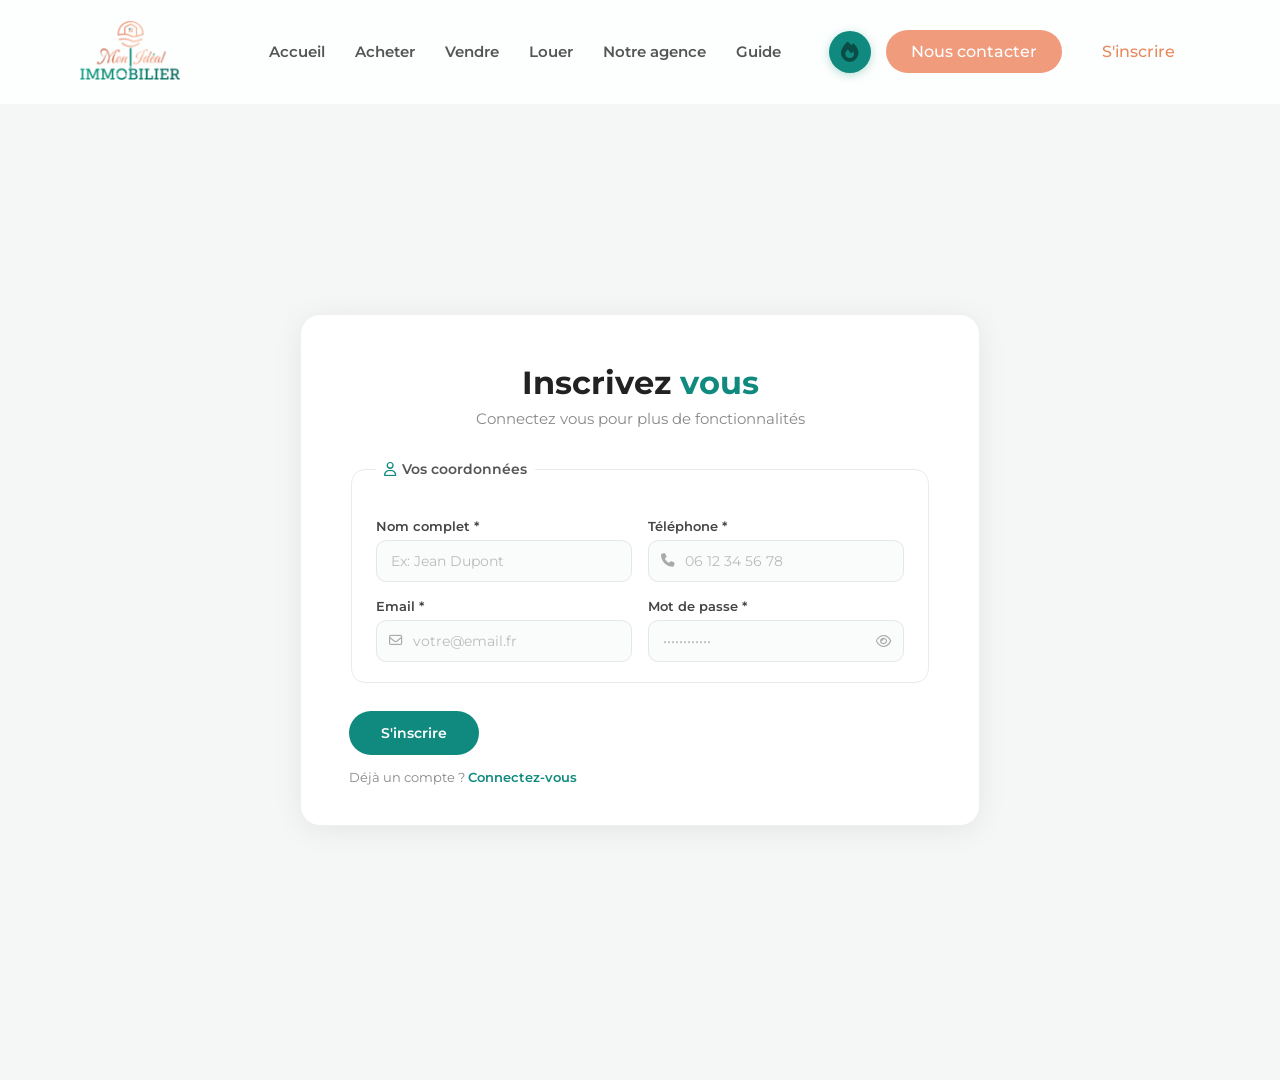
<file: inscription.html>
<!DOCTYPE html>
<html lang="fr">

<head>
    <meta charset="UTF-8">
    <meta name="viewport" content="width=device-width, initial-scale=1.0">
    <title>Inscription — Mon Idéal Immobilier</title>
    <link rel="stylesheet" href="style.css">
    <link rel="stylesheet" href="auth.css">
    <link href="https://fonts.googleapis.com/css2?family=Montserrat:wght@400;500;600;700&display=swap" rel="stylesheet">
    <link rel="stylesheet" href="https://cdnjs.cloudflare.com/ajax/libs/font-awesome/6.5.1/css/all.min.css">
</head>

<body>

    <header class="navbar">
        <div class="logo">
            <a href="index.html"><img class="logo-img" src="img/Logo_Mon-Ideal-Immobilier_1.svg" alt="Logo Mon Ideal Immobilier"></a>
        </div>
        <nav>
            <ul class="nav-links">
                <li><a href="index.html">Accueil</a></li>
                <li><a href="catalogue.html">Acheter</a></li>
                <li><a href="vendre.html">Vendre</a></li>
                <li><a href="location.html">Louer</a></li>
                <li><a href="notre-agence.html">Notre agence</a></li>
                <li><a href="guide.html">Guide</a></li>
            </ul>
        </nav>
        <div class="auth-buttons">
            <a href="match.html" class="btn-match-nav" aria-label="Match Immobilier">
                <i class="fa-solid fa-fire"></i>
            </a>
            <a href="contact.html" class="btn-contact">Nous contacter</a>
            <a href="inscription.html" class="btn-signup btn-signup-link active">S'inscrire</a>
        </div>
    </header>

    <main class="auth-main">
        <div class="auth-container">
            <div class="auth-card">
                <div class="auth-card-header">
                    <h1>Inscrivez <span class="highlight">vous</span></h1>
                    <p>Connectez vous pour plus de fonctionnalités</p>
                </div>

                <div id="error-msg" class="auth-alert auth-alert-error" style="display:none;"></div>
                <div id="success-msg" class="auth-alert auth-alert-success" style="display:none;"></div>

                <form id="inscription-form" class="auth-form" novalidate>
                    <fieldset class="form-group-card">
                        <legend><i class="fa-regular fa-user"></i> Vos coordonnées</legend>

                        <div class="form-row">
                            <div class="form-field">
                                <label for="nom">Nom complet *</label>
                                <input type="text" id="nom" name="nom" placeholder="Ex: Jean Dupont" required autocomplete="name">
                            </div>
                            <div class="form-field">
                                <label for="telephone">Téléphone *</label>
                                <div class="input-icon-wrap">
                                    <i class="fa-solid fa-phone input-icon"></i>
                                    <input type="tel" id="telephone" name="telephone" placeholder="06 12 34 56 78" required autocomplete="tel">
                                </div>
                            </div>
                        </div>

                        <div class="form-row">
                            <div class="form-field">
                                <label for="email">Email *</label>
                                <div class="input-icon-wrap">
                                    <i class="fa-regular fa-envelope input-icon"></i>
                                    <input type="email" id="email" name="email" placeholder="votre@email.fr" required autocomplete="email">
                                </div>
                            </div>
                            <div class="form-field">
                                <label for="password">Mot de passe *</label>
                                <div class="input-icon-wrap input-icon-right">
                                    <input type="password" id="password" name="password" placeholder="••••••••••••" required autocomplete="new-password">
                                    <button type="button" class="toggle-password" aria-label="Afficher le mot de passe" data-target="password">
                                        <i class="fa-regular fa-eye"></i>
                                    </button>
                                </div>
                            </div>
                        </div>
                    </fieldset>

                    <div class="form-actions">
                        <button type="submit" class="btn-auth-submit">S'inscrire</button>
                        <p class="auth-switch">Déjà un compte ? <a href="connexion.html">Connectez-vous</a></p>
                    </div>
                </form>
            </div>
        </div>
    </main>

    <script src="auth.js"></script>
    <script>
        document.getElementById('inscription-form').addEventListener('submit', function (e) {
            e.preventDefault();
            const nom = document.getElementById('nom').value.trim();
            const telephone = document.getElementById('telephone').value.trim();
            const email = document.getElementById('email').value.trim();
            const password = document.getElementById('password').value;

            const errorEl = document.getElementById('error-msg');
            const successEl = document.getElementById('success-msg');
            errorEl.style.display = 'none';
            successEl.style.display = 'none';

            if (!nom || !telephone || !email || !password) {
                errorEl.textContent = 'Veuillez remplir tous les champs obligatoires.';
                errorEl.style.display = 'block';
                return;
            }
            if (password.length < 6) {
                errorEl.textContent = 'Le mot de passe doit contenir au moins 6 caractères.';
                errorEl.style.display = 'block';
                return;
            }

            const result = register(nom, telephone, email, password);
            if (result.success) {
                successEl.textContent = 'Compte créé avec succès ! Redirection...';
                successEl.style.display = 'block';
                setTimeout(() => { window.location.href = 'index.html'; }, 1500);
            } else {
                errorEl.textContent = result.message;
                errorEl.style.display = 'block';
            }
        });

        // Toggle affichage mot de passe
        document.querySelectorAll('.toggle-password').forEach(btn => {
            btn.addEventListener('click', function () {
                const target = document.getElementById(this.dataset.target);
                const icon = this.querySelector('i');
                if (target.type === 'password') {
                    target.type = 'text';
                    icon.classList.replace('fa-eye', 'fa-eye-slash');
                } else {
                    target.type = 'password';
                    icon.classList.replace('fa-eye-slash', 'fa-eye');
                }
            });
        });
    </script>

</body>
</html>
</file>
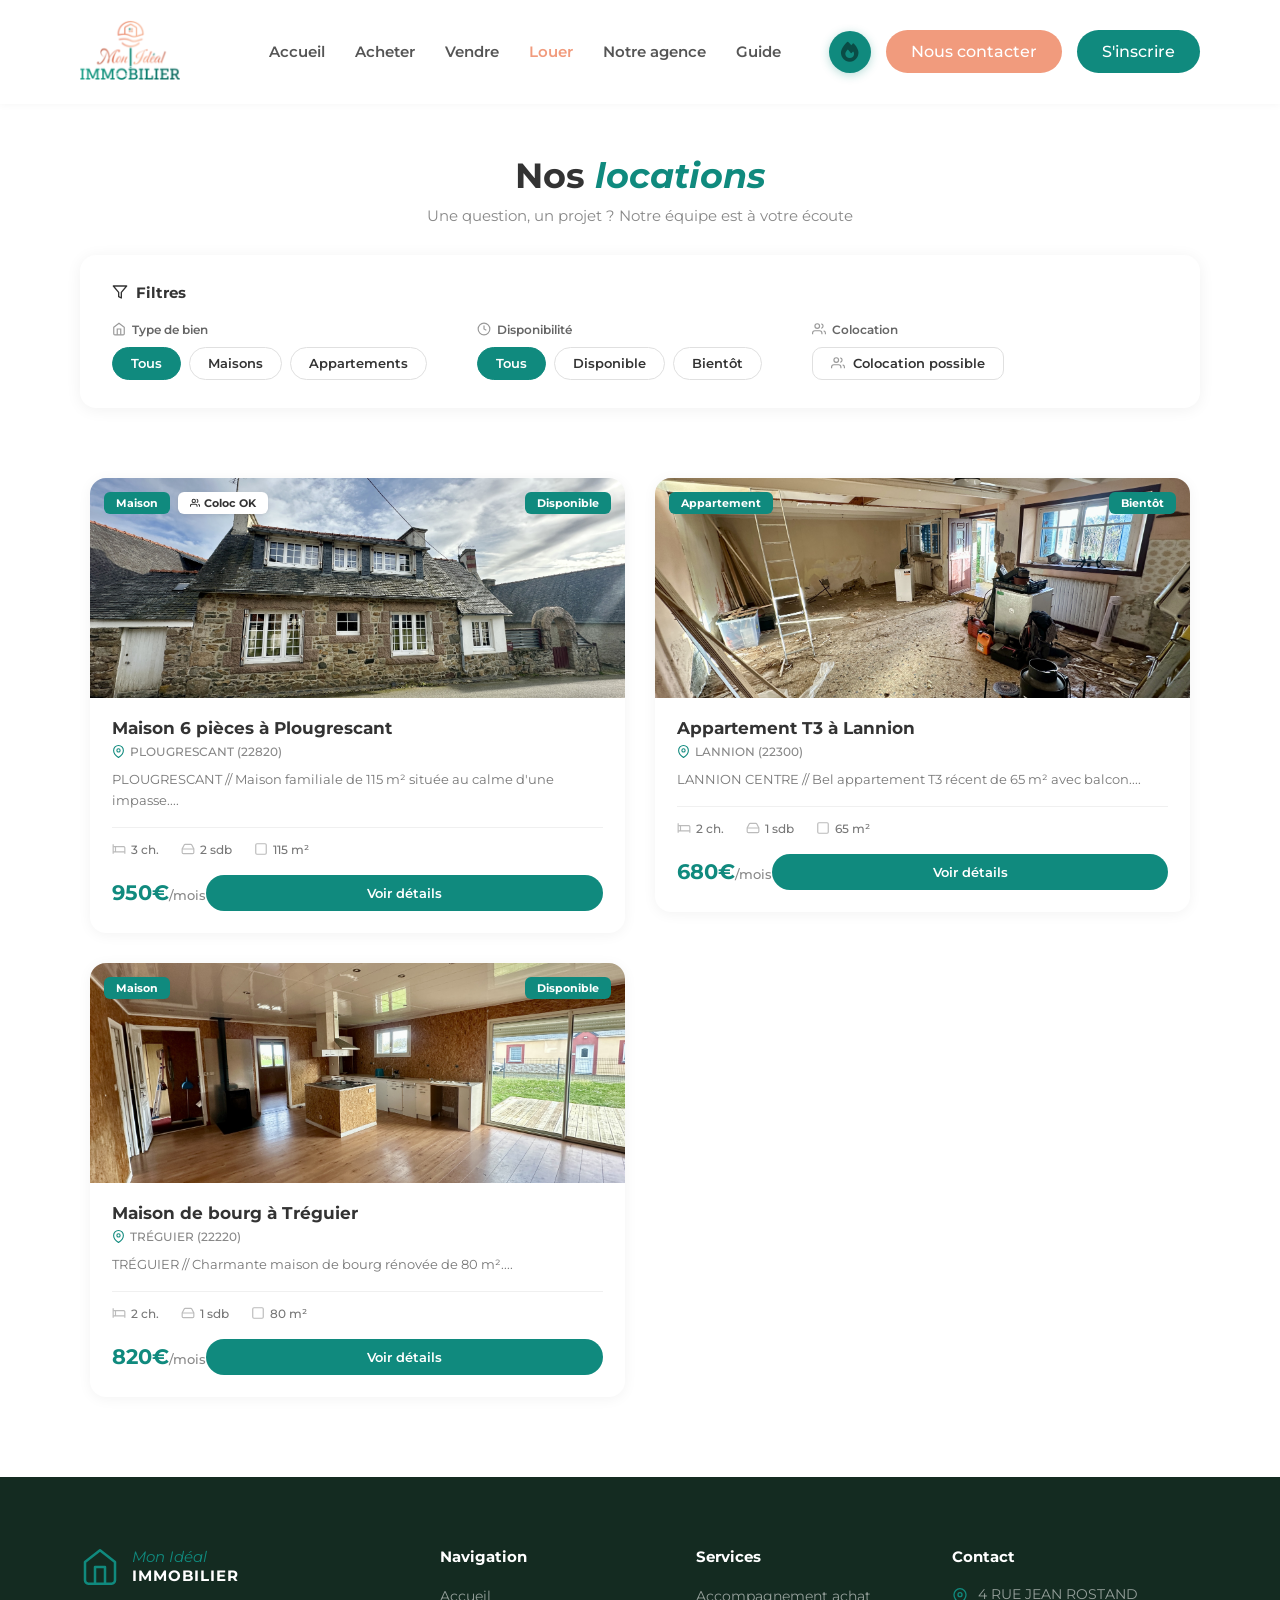
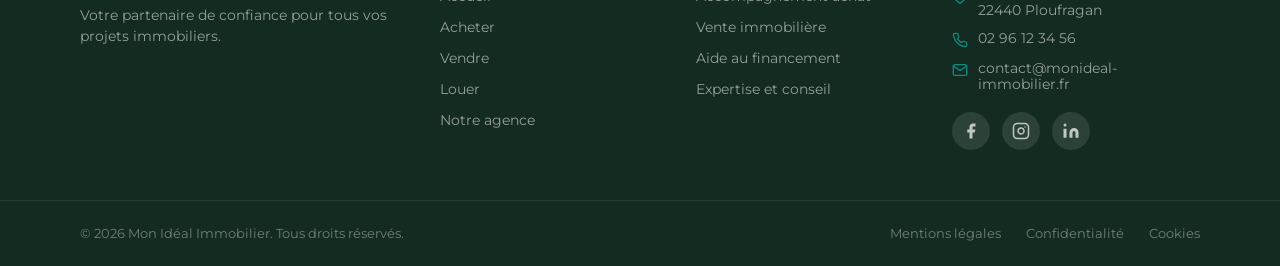
<file: location.html>
<!DOCTYPE html>
<html lang="fr">

<head>
    <meta charset="UTF-8">
    <meta name="viewport" content="width=device-width, initial-scale=1.0">
    <title>Nos Locations — Mon Idéal Immobilier</title>
    <link rel="stylesheet" href="style.css">
    <link rel="stylesheet" href="location.css">
    <link href="https://fonts.googleapis.com/css2?family=Montserrat:wght@400;500;600;700&display=swap" rel="stylesheet">
    <link rel="stylesheet" href="https://cdnjs.cloudflare.com/ajax/libs/font-awesome/6.5.1/css/all.min.css">
</head>

<body>

    <header class="navbar navbar-solid">
        <div class="logo">
            <a href="index.html" class="logo-link" aria-label="Mon Idéal Immobilier">
                <img class="logo-img" src="img/Logo_Mon-Ideal-Immobilier_1.svg" alt="Logo Mon Ideal Immobilier">
            </a>
        </div>
        <nav>
            <ul class="nav-links">
                <li><a href="index.html">Accueil</a></li>
                <li><a href="catalogue.html">Acheter</a></li>
                <li><a href="vendre.html">Vendre</a></li>
                <li><a href="location.html" class="active">Louer</a></li>
                <li><a href="notre-agence.html">Notre agence</a></li>
                <li><a href="guide.html">Guide</a></li>
            </ul>
        </nav>
        <div class="auth-buttons">
            <a href="match.html" class="btn-match-nav" aria-label="Match Immobilier">
                <i class="fa-solid fa-fire"></i>
            </a>
            <a href="contact.html" class="btn-contact">Nous contacter</a>
            <a href="inscription.html" class="btn-signup btn-signup-link">S'inscrire</a>
        </div>
    </header>

    <!-- Header -->
    <section class="location-header">
        <h1>Nos <em>locations</em></h1>
        <p>Une question, un projet ? Notre équipe est à votre écoute</p>
    </section>

    <!-- Filtres -->
    <section class="location-filters">
        <div class="filters-card">
            <div class="filters-title">
                <svg width="16" height="16" viewBox="0 0 24 24" fill="none" stroke="currentColor" stroke-width="2"
                    stroke-linecap="round" stroke-linejoin="round">
                    <polygon points="22 3 2 3 10 12.46 10 19 14 21 14 12.46 22 3"></polygon>
                </svg>
                <span>Filtres</span>
            </div>

            <div class="filters-row">
                <!-- Type de bien -->
                <div class="filter-group">
                    <div class="filter-group-label">
                        <svg width="14" height="14" viewBox="0 0 24 24" fill="none" stroke="currentColor"
                            stroke-width="2">
                            <path d="M3 9l9-7 9 7v11a2 2 0 0 1-2 2H5a2 2 0 0 1-2-2z"></path>
                            <polyline points="9 22 9 12 15 12 15 22"></polyline>
                        </svg>
                        Type de bien
                    </div>
                    <div class="pill-group" data-filter="type">
                        <button class="pill active" data-value="tous">Tous</button>
                        <button class="pill" data-value="maison">Maisons</button>
                        <button class="pill" data-value="appartement">Appartements</button>
                    </div>
                </div>

                <!-- Disponibilité -->
                <div class="filter-group">
                    <div class="filter-group-label">
                        <svg width="14" height="14" viewBox="0 0 24 24" fill="none" stroke="currentColor"
                            stroke-width="2">
                            <circle cx="12" cy="12" r="10"></circle>
                            <polyline points="12 6 12 12 16 14"></polyline>
                        </svg>
                        Disponibilité
                    </div>
                    <div class="pill-group" data-filter="dispo">
                        <button class="pill active" data-value="tous">Tous</button>
                        <button class="pill" data-value="disponible">Disponible</button>
                        <button class="pill" data-value="bientot">Bientôt</button>
                    </div>
                </div>

                <!-- Colocation -->
                <div class="filter-group">
                    <div class="filter-group-label">
                        <svg width="14" height="14" viewBox="0 0 24 24" fill="none" stroke="currentColor"
                            stroke-width="2">
                            <path d="M17 21v-2a4 4 0 0 0-4-4H5a4 4 0 0 0-4 4v2"></path>
                            <circle cx="9" cy="7" r="4"></circle>
                            <path d="M23 21v-2a4 4 0 0 0-3-3.87"></path>
                            <path d="M16 3.13a4 4 0 0 1 0 7.75"></path>
                        </svg>
                        Colocation
                    </div>
                    <div class="coloc-toggle">
                        <label class="coloc-label" id="coloc-filter">
                            <svg width="14" height="14" viewBox="0 0 24 24" fill="none" stroke="currentColor"
                                stroke-width="2">
                                <path d="M17 21v-2a4 4 0 0 0-4-4H5a4 4 0 0 0-4 4v2"></path>
                                <circle cx="9" cy="7" r="4"></circle>
                                <path d="M23 21v-2a4 4 0 0 0-3-3.87"></path>
                                <path d="M16 3.13a4 4 0 0 1 0 7.75"></path>
                            </svg>
                            Colocation possible
                        </label>
                    </div>
                </div>
            </div>
        </div>
    </section>

    <!-- Annonces Location -->
    <section class="location-grid-section">
        <div class="location-grid" id="location-grid">

            <!-- Card 1 -->
            <div class="loc-card">
                <div class="loc-image">
                    <img src="https://images.unsplash.com/photo-1600596542815-ffad4c1539a9?auto=format&fit=crop&q=80&w=800"
                        alt="Maison Plougrescant">
                    <div class="loc-badges">
                        <span class="loc-badge loc-badge-type">Maison</span>
                        <span class="loc-badge loc-badge-coloc">
                            <svg width="10" height="10" viewBox="0 0 24 24" fill="none" stroke="currentColor"
                                stroke-width="2.5">
                                <path d="M17 21v-2a4 4 0 0 0-4-4H5a4 4 0 0 0-4 4v2"></path>
                                <circle cx="9" cy="7" r="4"></circle>
                                <path d="M23 21v-2a4 4 0 0 0-3-3.87"></path>
                                <path d="M16 3.13a4 4 0 0 1 0 7.75"></path>
                            </svg>
                            Coloc OK
                        </span>
                    </div>
                    <span class="loc-badge-dispo">Disponible</span>
                </div>
                <div class="loc-body">
                    <h3>Maison 6 pièces</h3>
                    <div class="loc-location">
                        <svg width="13" height="13" viewBox="0 0 24 24" fill="none" stroke="currentColor"
                            stroke-width="2">
                            <path d="M21 10c0 7-9 13-9 13s-9-6-9-13a9 9 0 0 1 18 0z"></path>
                            <circle cx="12" cy="10" r="3"></circle>
                        </svg>
                        PLOUGRESCANT (22820)
                    </div>
                    <p class="loc-desc">Belle maison lumineuse avec balcon, proche métro et commerces. Idéal pour
                        colocation.</p>
                    <div class="loc-features">
                        <div class="loc-feat">
                            <svg width="14" height="14" viewBox="0 0 24 24" fill="none" stroke="currentColor"
                                stroke-width="2">
                                <path d="M2 4v16"></path>
                                <path d="M2 8h18a2 2 0 0 1 2 2v10"></path>
                                <path d="M2 17h20"></path>
                                <path d="M6 8v9"></path>
                            </svg>
                            3 ch.
                        </div>
                        <div class="loc-feat">
                            <svg width="14" height="14" viewBox="0 0 24 24" fill="none" stroke="currentColor"
                                stroke-width="2">
                                <path d="M22 12H2"></path>
                                <path
                                    d="M5.45 5.11L2 12v6a2 2 0 0 0 2 2h16a2 2 0 0 0 2-2v-6l-3.45-6.89A2 2 0 0 0 16.76 4H7.24a2 2 0 0 0-1.79 1.11z">
                                </path>
                            </svg>
                            1 sdb
                        </div>
                        <div class="loc-feat">
                            <svg width="14" height="14" viewBox="0 0 24 24" fill="none" stroke="currentColor"
                                stroke-width="2">
                                <rect x="3" y="3" width="18" height="18" rx="2" ry="2"></rect>
                            </svg>
                            89 m²
                        </div>
                    </div>
                    <div class="loc-footer">
                        <div class="loc-price">450€<span>/mois</span></div>
                        <a href="#" class="btn-voir-details">Voir détails</a>
                    </div>
                </div>
            </div>

            <!-- Card 2 -->
            <div class="loc-card">
                <div class="loc-image">
                    <img src="https://images.unsplash.com/photo-1572120360610-d971b9d7767c?auto=format&fit=crop&q=80&w=800"
                        alt="Maison La Roche-Jaudy">
                    <div class="loc-badges">
                        <span class="loc-badge loc-badge-type">Maison</span>
                    </div>
                    <span class="loc-badge-dispo">Disponible</span>
                </div>
                <div class="loc-body">
                    <h3>Maison 4 pièces</h3>
                    <div class="loc-location">
                        <svg width="13" height="13" viewBox="0 0 24 24" fill="none" stroke="currentColor"
                            stroke-width="2">
                            <path d="M21 10c0 7-9 13-9 13s-9-6-9-13a9 9 0 0 1 18 0z"></path>
                            <circle cx="12" cy="10" r="3"></circle>
                        </svg>
                        LA ROCHE-JAUDY (22450)
                    </div>
                    <p class="loc-desc">Belle maison lumineuse avec balcon, proche métro et commerces.</p>
                    <div class="loc-features">
                        <div class="loc-feat">
                            <svg width="14" height="14" viewBox="0 0 24 24" fill="none" stroke="currentColor"
                                stroke-width="2">
                                <path d="M2 4v16"></path>
                                <path d="M2 8h18a2 2 0 0 1 2 2v10"></path>
                                <path d="M2 17h20"></path>
                                <path d="M6 8v9"></path>
                            </svg>
                            3 ch.
                        </div>
                        <div class="loc-feat">
                            <svg width="14" height="14" viewBox="0 0 24 24" fill="none" stroke="currentColor"
                                stroke-width="2">
                                <path d="M22 12H2"></path>
                                <path
                                    d="M5.45 5.11L2 12v6a2 2 0 0 0 2 2h16a2 2 0 0 0 2-2v-6l-3.45-6.89A2 2 0 0 0 16.76 4H7.24a2 2 0 0 0-1.79 1.11z">
                                </path>
                            </svg>
                            1 sdb
                        </div>
                        <div class="loc-feat">
                            <svg width="14" height="14" viewBox="0 0 24 24" fill="none" stroke="currentColor"
                                stroke-width="2">
                                <rect x="3" y="3" width="18" height="18" rx="2" ry="2"></rect>
                            </svg>
                            88 m²
                        </div>
                    </div>
                    <div class="loc-footer">
                        <div class="loc-price">400€<span>/mois</span></div>
                        <a href="#" class="btn-voir-details">Voir détails</a>
                    </div>
                </div>
            </div>

        </div>
    </section>

    <!-- Footer -->
    <footer class="site-footer">
        <div class="footer-top">
            <div class="footer-col footer-brand">
                <div class="footer-logo-block">
                    <svg class="footer-logo-icon" width="40" height="40" viewBox="0 0 24 24" fill="none"
                        stroke="currentColor" stroke-width="1.5" stroke-linecap="round" stroke-linejoin="round">
                        <path d="M3 9l9-7 9 7v11a2 2 0 0 1-2 2H5a2 2 0 0 1-2-2z"></path>
                        <polyline points="9 22 9 12 15 12 15 22"></polyline>
                    </svg>
                    <div class="footer-logo-text">
                        <span class="footer-logo-line1"><em>Mon Idéal</em></span>
                        <span class="footer-logo-line2">IMMOBILIER</span>
                    </div>
                </div>
                <p>Votre partenaire de confiance pour tous vos projets immobiliers.</p>
            </div>

            <div class="footer-col">
                <h4>Navigation</h4>
                <ul>
                    <li><a href="index.html">Accueil</a></li>
                    <li><a href="catalogue.html">Acheter</a></li>
                    <li><a href="vendre.html">Vendre</a></li>
                    <li><a href="location.html">Louer</a></li>
                    <li><a href="notre-agence.html">Notre agence</a></li>
                </ul>
            </div>

            <div class="footer-col">
                <h4>Services</h4>
                <ul>
                    <li><a href="#">Accompagnement achat</a></li>
                    <li><a href="#">Vente immobilière</a></li>
                    <li><a href="#">Aide au financement</a></li>
                    <li><a href="#">Expertise et conseil</a></li>
                </ul>
            </div>

            <div class="footer-col">
                <h4>Contact</h4>
                <ul class="footer-contact">
                    <li>
                        <svg width="16" height="16" viewBox="0 0 24 24" fill="none" stroke="currentColor"
                            stroke-width="2" stroke-linecap="round" stroke-linejoin="round">
                            <path d="M21 10c0 7-9 13-9 13s-9-6-9-13a9 9 0 0 1 18 0z"></path>
                            <circle cx="12" cy="10" r="3"></circle>
                        </svg>
                        <span>4 RUE JEAN ROSTAND<br>22440 Ploufragan</span>
                    </li>
                    <li>
                        <svg width="16" height="16" viewBox="0 0 24 24" fill="none" stroke="currentColor"
                            stroke-width="2" stroke-linecap="round" stroke-linejoin="round">
                            <path
                                d="M22 16.92v3a2 2 0 0 1-2.18 2 19.79 19.79 0 0 1-8.63-3.07 19.5 19.5 0 0 1-6-6 19.79 19.79 0 0 1-3.07-8.67A2 2 0 0 1 4.11 2h3a2 2 0 0 1 2 1.72c.127.96.361 1.903.7 2.81a2 2 0 0 1-.45 2.11L8.09 9.91a16 16 0 0 0 6 6l1.27-1.27a2 2 0 0 1 2.11-.45c.907.339 1.85.573 2.81.7A2 2 0 0 1 22 16.92z">
                            </path>
                        </svg>
                        <span>02 96 12 34 56</span>
                    </li>
                    <li>
                        <svg width="16" height="16" viewBox="0 0 24 24" fill="none" stroke="currentColor"
                            stroke-width="2" stroke-linecap="round" stroke-linejoin="round">
                            <path d="M4 4h16c1.1 0 2 .9 2 2v12c0 1.1-.9 2-2 2H4c-1.1 0-2-.9-2-2V6c0-1.1.9-2 2-2z">
                            </path>
                            <polyline points="22,6 12,13 2,6"></polyline>
                        </svg>
                        <span>contact@monideal-immobilier.fr</span>
                    </li>
                </ul>
                <div class="footer-socials">
                    <a href="#" aria-label="Facebook">
                        <svg width="18" height="18" viewBox="0 0 24 24" fill="currentColor">
                            <path d="M18 2h-3a5 5 0 0 0-5 5v3H7v4h3v8h4v-8h3l1-4h-4V7a1 1 0 0 1 1-1h3z"></path>
                        </svg>
                    </a>
                    <a href="#" aria-label="Instagram">
                        <svg width="18" height="18" viewBox="0 0 24 24" fill="none" stroke="currentColor"
                            stroke-width="2" stroke-linecap="round" stroke-linejoin="round">
                            <rect x="2" y="2" width="20" height="20" rx="5" ry="5"></rect>
                            <path d="M16 11.37A4 4 0 1 1 12.63 8 4 4 0 0 1 16 11.37z"></path>
                            <line x1="17.5" y1="6.5" x2="17.51" y2="6.5"></line>
                        </svg>
                    </a>
                    <a href="#" aria-label="LinkedIn">
                        <svg width="18" height="18" viewBox="0 0 24 24" fill="currentColor">
                            <path d="M16 8a6 6 0 0 1 6 6v7h-4v-7a2 2 0 0 0-2-2 2 2 0 0 0-2 2v7h-4v-7a6 6 0 0 1 6-6z">
                            </path>
                            <rect x="2" y="9" width="4" height="12"></rect>
                            <circle cx="4" cy="4" r="2"></circle>
                        </svg>
                    </a>
                </div>
            </div>
        </div>

        <div class="footer-bottom">
            <p>&copy; 2026 Mon Idéal Immobilier. Tous droits réservés.</p>
            <div class="footer-legal">
                <a href="#">Mentions légales</a>
                <a href="#">Confidentialité</a>
                <a href="#">Cookies</a>
            </div>
        </div>
    </footer>

    <script src="biens.js"></script>
    <script>
        document.addEventListener('DOMContentLoaded', () => {
            const grid = document.getElementById('location-grid');
            const typePills = document.querySelectorAll('.pill-group[data-filter="type"] .pill');
            const dispoPills = document.querySelectorAll('.pill-group[data-filter="dispo"] .pill');
            const colocToggle = document.getElementById('coloc-filter');
            
            let currentFilters = {
                type: 'tous',
                dispo: 'tous',
                coloc: false
            };

            function renderRentals() {
                const filteredRentals = BIENS.filter(bien => {
                    if (bien.contrat !== 'Location') return false;
                    
                    // Filter by type
                    if (currentFilters.type !== 'tous' && bien.type.toLowerCase() !== currentFilters.type) return false;
                    
                    // Filter by availability
                    if (currentFilters.dispo !== 'tous' && bien.disponibilite !== currentFilters.dispo) return false;
                    
                    // Filter by colocation
                    if (currentFilters.coloc && !bien.tags.includes('Coloc')) return false;
                    
                    return true;
                });

                if (filteredRentals.length === 0) {
                    grid.innerHTML = '<p class="no-results">Aucun bien ne correspond à vos critères.</p>';
                    return;
                }

                grid.innerHTML = filteredRentals.map(bien => `
                    <a href="produit.html?id=${bien.id}" class="loc-card-link">
                        <div class="loc-card">
                            <div class="loc-image">
                                <img src="${bien.photos[0]}" alt="${bien.titre}">
                                <div class="loc-badges">
                                    <span class="loc-badge loc-badge-type">${bien.type}</span>
                                    ${bien.tags.includes('Coloc') ? `
                                    <span class="loc-badge loc-badge-coloc">
                                        <svg width="10" height="10" viewBox="0 0 24 24" fill="none" stroke="currentColor" stroke-width="2.5">
                                            <path d="M17 21v-2a4 4 0 0 0-4-4H5a4 4 0 0 0-4 4v2"></path>
                                            <circle cx="9" cy="7" r="4"></circle>
                                            <path d="M23 21v-2a4 4 0 0 0-3-3.87"></path>
                                            <path d="M16 3.13a4 4 0 0 1 0 7.75"></path>
                                        </svg>
                                        Coloc OK
                                    </span>` : ''}
                                </div>
                                <span class="loc-badge-dispo">${bien.disponibilite === 'disponible' ? 'Disponible' : 'Bientôt'}</span>
                            </div>
                            <div class="loc-body">
                                <h3>${bien.titre}</h3>
                                <div class="loc-location">
                                    <svg width="13" height="13" viewBox="0 0 24 24" fill="none" stroke="currentColor" stroke-width="2">
                                        <path d="M21 10c0 7-9 13-9 13s-9-6-9-13a9 9 0 0 1 18 0z"></path>
                                        <circle cx="12" cy="10" r="3"></circle>
                                    </svg>
                                    ${bien.ville} (${bien.cp})
                                </div>
                                <p class="loc-desc">${bien.description[0].substring(0, 100)}...</p>
                                <div class="loc-features">
                                    <div class="loc-feat">
                                        <svg width="14" height="14" viewBox="0 0 24 24" fill="none" stroke="currentColor" stroke-width="2">
                                            <path d="M2 4v16"></path><path d="M2 8h18a2 2 0 0 1 2 2v10"></path><path d="M2 17h20"></path><path d="M6 8v9"></path>
                                        </svg>
                                        ${bien.chambres} ch.
                                    </div>
                                    <div class="loc-feat">
                                        <svg width="14" height="14" viewBox="0 0 24 24" fill="none" stroke="currentColor" stroke-width="2">
                                            <path d="M22 12H2"></path><path d="M5.45 5.11L2 12v6a2 2 0 0 0 2 2h16a2 2 0 0 0 2-2v-6l-3.45-6.89A2 2 0 0 0 16.76 4H7.24a2 2 0 0 0-1.79 1.11z"></path>
                                        </svg>
                                        ${bien.sdb} sdb
                                    </div>
                                    <div class="loc-feat">
                                        <svg width="14" height="14" viewBox="0 0 24 24" fill="none" stroke="currentColor" stroke-width="2">
                                            <rect x="3" y="3" width="18" height="18" rx="2" ry="2"></rect>
                                        </svg>
                                        ${bien.surface} m²
                                    </div>
                                </div>
                                <div class="loc-footer">
                                    <div class="loc-price">${bien.prix}€<span>/mois</span></div>
                                    <span class="btn-voir-details">Voir détails</span>
                                </div>
                            </div>
                        </div>
                    </a>
                `).join('');
            }

            // Type filters
            typePills.forEach(pill => {
                pill.addEventListener('click', () => {
                    typePills.forEach(p => p.classList.remove('active'));
                    pill.classList.add('active');
                    currentFilters.type = pill.getAttribute('data-value');
                    renderRentals();
                });
            });

            // Dispo filters
            dispoPills.forEach(pill => {
                pill.addEventListener('click', () => {
                    dispoPills.forEach(p => p.classList.remove('active'));
                    pill.classList.add('active');
                    currentFilters.dispo = pill.getAttribute('data-value');
                    renderRentals();
                });
            });

            // Coloc filter
            colocToggle.addEventListener('click', () => {
                currentFilters.coloc = !currentFilters.coloc;
                if (currentFilters.coloc) {
                    colocToggle.classList.add('active');
                } else {
                    colocToggle.classList.remove('active');
                }
                renderRentals();
            });

            // Initial render
            renderRentals();
        });
    </script>
    <script src="auth.js"></script>
</body>

</html>
</file>
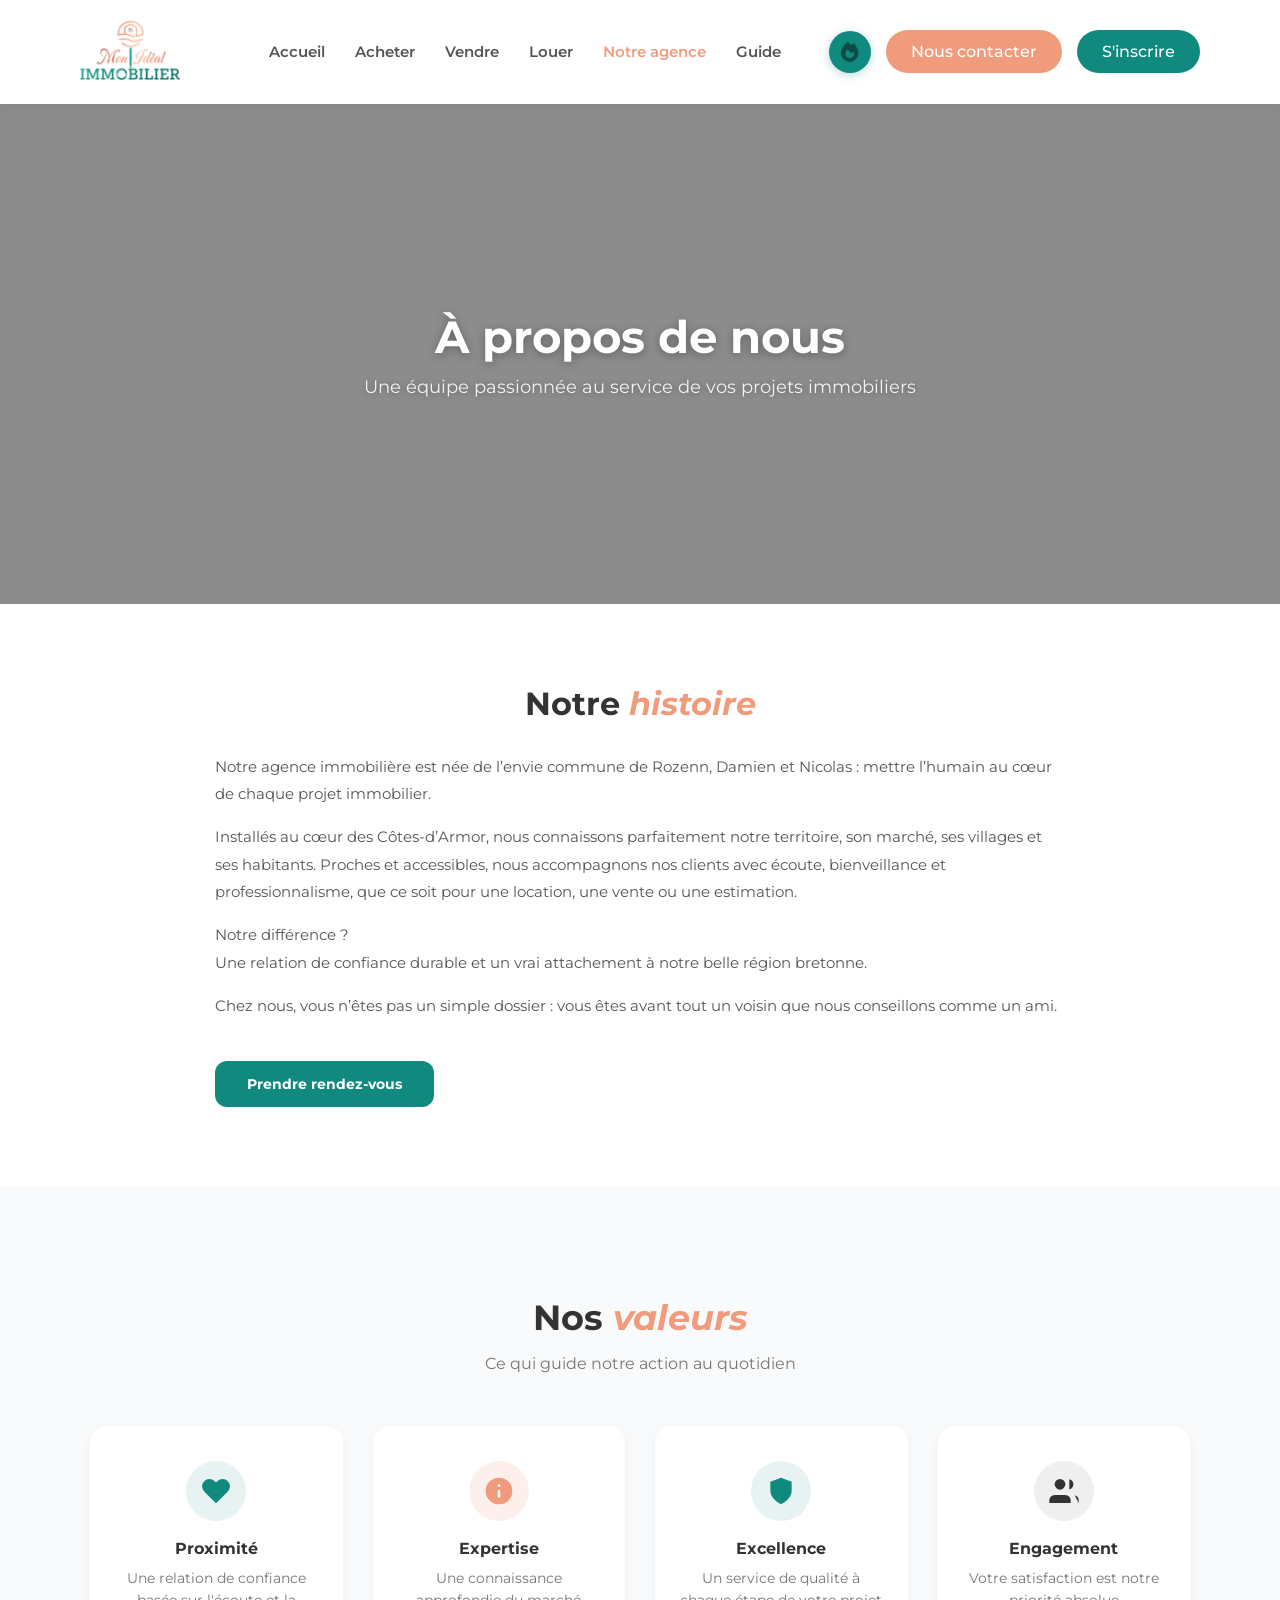
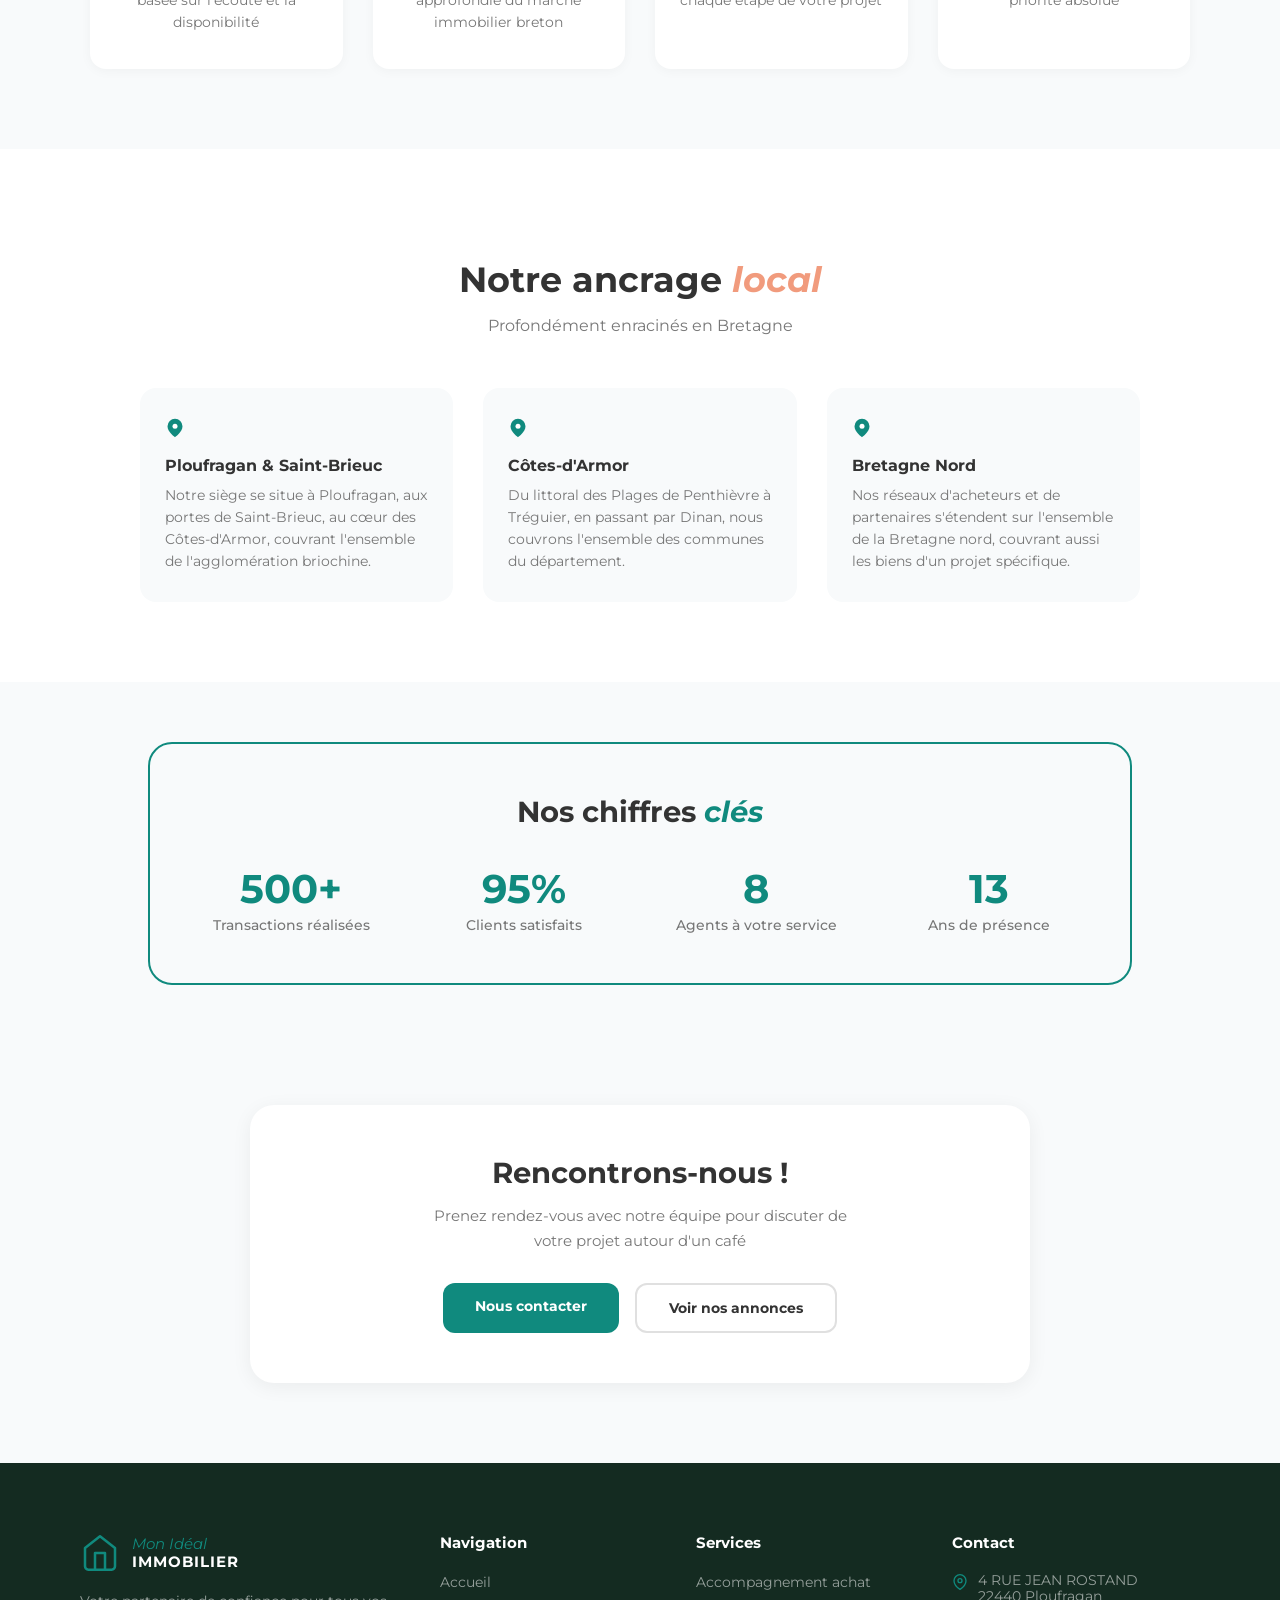
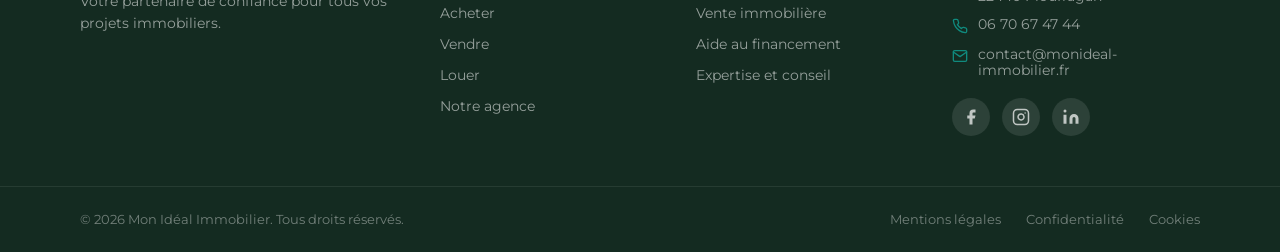
<file: notre-agence.html>
<!DOCTYPE html>
<html lang="fr">

<head>
    <meta charset="UTF-8">
    <meta name="viewport" content="width=device-width, initial-scale=1.0">
    <title>Notre Agence — Mon Idéal Immobilier</title>
    <link rel="stylesheet" href="style.css">
    <link rel="stylesheet" href="notre-agence.css">
    <link href="https://fonts.googleapis.com/css2?family=Montserrat:wght@400;700&display=swap" rel="stylesheet">
    <link rel="stylesheet" href="https://cdnjs.cloudflare.com/ajax/libs/font-awesome/6.5.1/css/all.min.css">
</head>

<body>

    <header class="navbar navbar-solid">
        <div class="logo">
            <a href="index.html" class="logo-link" aria-label="Mon Idéal Immobilier">
                <img class="logo-img" src="img/Logo_Mon-Ideal-Immobilier_1.svg" alt="Logo Mon Ideal Immobilier">
            </a>
        </div>
        <nav>
            <ul class="nav-links">
                <li><a href="index.html">Accueil</a></li>
                <li><a href="#">Acheter</a></li>
                <li><a href="vendre.html">Vendre</a></li>
                <li><a href="location.html">Louer</a></li>
                <li><a href="notre-agence.html" class="active">Notre agence</a></li>
                <li><a href="guide.html">Guide</a></li>
            </ul>
        </nav>
        <div class="auth-buttons">
            <a href="match.html" class="btn-match-nav" aria-label="Match Immobilier">
                <i class="fa-solid fa-fire"></i>
            </a>
            <a href="contact.html" class="btn-contact">Nous contacter</a>
            <a href="inscription.html" class="btn-signup btn-signup-link">S'inscrire</a>
        </div>
    </header>

    <!-- Hero Banner -->
    <section class="agence-hero">
        <div class="agence-hero-overlay"></div>
        <div class="agence-hero-content">
            <h1>À propos de nous</h1>
            <p>Une équipe passionnée au service de vos projets immobiliers</p>
        </div>
    </section>

    <!-- Notre histoire -->
    <section class="notre-histoire">
        <div class="histoire-container">
            <h2>Notre <em>histoire</em></h2>
            <div class="histoire-content">
                <p>Notre agence immobilière est née de l’envie commune de Rozenn, Damien et Nicolas : mettre l’humain au cœur de chaque projet immobilier.</p>
                <p>Installés au cœur des Côtes-d’Armor, nous connaissons parfaitement notre territoire, son marché, ses villages et ses habitants. Proches et accessibles, nous accompagnons nos clients avec écoute, bienveillance et professionnalisme, que ce soit pour une location, une vente ou une estimation.</p>
                <p>Notre différence ?<br>Une relation de confiance durable et un vrai attachement à notre belle région bretonne.</p>
                <p>Chez nous, vous n’êtes pas un simple dossier : vous êtes avant tout un voisin que nous conseillons comme un ami.</p>
            </div>
            <a href="#" class="btn-rdv">Prendre rendez-vous</a>
        </div>
    </section>

    <!-- Nos valeurs -->
    <section class="nos-valeurs">
        <div class="section-header">
            <h2>Nos <em>valeurs</em></h2>
            <p>Ce qui guide notre action au quotidien</p>
        </div>

        <div class="valeurs-grid">
            <div class="valeur-card">
                <div class="valeur-icon">
                    <svg width="32" height="32" viewBox="0 0 24 24" fill="currentColor">
                        <path
                            d="M20.84 4.61a5.5 5.5 0 0 0-7.78 0L12 5.67l-1.06-1.06a5.5 5.5 0 0 0-7.78 7.78l1.06 1.06L12 21.23l7.78-7.78 1.06-1.06a5.5 5.5 0 0 0 0-7.78z">
                        </path>
                    </svg>
                </div>
                <h3>Proximité</h3>
                <p>Une relation de confiance basée sur l'écoute et la disponibilité</p>
            </div>

            <div class="valeur-card">
                <div class="valeur-icon icon-orange">
                    <svg width="32" height="32" viewBox="0 0 24 24" fill="currentColor">
                        <circle cx="12" cy="12" r="10"></circle>
                        <path d="M12 16v-4M12 8h.01" stroke="white" stroke-width="2" stroke-linecap="round"></path>
                    </svg>
                </div>
                <h3>Expertise</h3>
                <p>Une connaissance approfondie du marché immobilier breton</p>
            </div>

            <div class="valeur-card">
                <div class="valeur-icon icon-green">
                    <svg width="32" height="32" viewBox="0 0 24 24" fill="currentColor">
                        <path d="M12 22s8-4 8-10V5l-8-3-8 3v7c0 6 8 10 8 10z"></path>
                    </svg>
                </div>
                <h3>Excellence</h3>
                <p>Un service de qualité à chaque étape de votre projet</p>
            </div>

            <div class="valeur-card">
                <div class="valeur-icon icon-dark">
                    <svg width="32" height="32" viewBox="0 0 24 24" fill="currentColor">
                        <path d="M17 21v-2a4 4 0 0 0-4-4H5a4 4 0 0 0-4 4v2"></path>
                        <circle cx="9" cy="7" r="4"></circle>
                        <path d="M23 21v-2a4 4 0 0 0-3-3.87"></path>
                        <path d="M16 3.13a4 4 0 0 1 0 7.75"></path>
                    </svg>
                </div>
                <h3>Engagement</h3>
                <p>Votre satisfaction est notre priorité absolue</p>
            </div>
        </div>
    </section>

    <!-- Notre ancrage local -->
    <section class="ancrage-local">
        <div class="section-header">
            <h2>Notre ancrage <em>local</em></h2>
            <p>Profondément enracinés en Bretagne</p>
        </div>

        <div class="ancrage-grid">
            <div class="ancrage-card">
                <div class="ancrage-marker">
                    <svg width="20" height="20" viewBox="0 0 24 24" fill="var(--primary-color)">
                        <path d="M21 10c0 7-9 13-9 13s-9-6-9-13a9 9 0 0 1 18 0z"></path>
                        <circle cx="12" cy="10" r="3" fill="white"></circle>
                    </svg>
                </div>
                <h3>Ploufragan & Saint-Brieuc</h3>
                <p>Notre siège se situe à Ploufragan, aux portes de Saint-Brieuc, au cœur des Côtes-d'Armor, couvrant
                    l'ensemble de l'agglomération briochine.</p>
            </div>

            <div class="ancrage-card">
                <div class="ancrage-marker">
                    <svg width="20" height="20" viewBox="0 0 24 24" fill="var(--primary-color)">
                        <path d="M21 10c0 7-9 13-9 13s-9-6-9-13a9 9 0 0 1 18 0z"></path>
                        <circle cx="12" cy="10" r="3" fill="white"></circle>
                    </svg>
                </div>
                <h3>Côtes-d'Armor</h3>
                <p>Du littoral des Plages de Penthièvre à Tréguier, en passant par Dinan, nous couvrons l'ensemble des
                    communes du département.</p>
            </div>

            <div class="ancrage-card">
                <div class="ancrage-marker">
                    <svg width="20" height="20" viewBox="0 0 24 24" fill="var(--primary-color)">
                        <path d="M21 10c0 7-9 13-9 13s-9-6-9-13a9 9 0 0 1 18 0z"></path>
                        <circle cx="12" cy="10" r="3" fill="white"></circle>
                    </svg>
                </div>
                <h3>Bretagne Nord</h3>
                <p>Nos réseaux d'acheteurs et de partenaires s'étendent sur l'ensemble de la Bretagne nord, couvrant
                    aussi les biens d'un projet spécifique.</p>
            </div>
        </div>
    </section>

    <!-- Nos chiffres clés -->
    <section class="chiffres-cles">
        <div class="chiffres-cles-box">
            <h2>Nos chiffres <em>clés</em></h2>
            <div class="chiffres-cles-grid">
                <div class="chiffre-cle">
                    <span class="chiffre-cle-number">500+</span>
                    <span class="chiffre-cle-label">Transactions réalisées</span>
                </div>
                <div class="chiffre-cle">
                    <span class="chiffre-cle-number">95%</span>
                    <span class="chiffre-cle-label">Clients satisfaits</span>
                </div>
                <div class="chiffre-cle">
                    <span class="chiffre-cle-number">8</span>
                    <span class="chiffre-cle-label">Agents à votre service</span>
                </div>
                <div class="chiffre-cle">
                    <span class="chiffre-cle-number">13</span>
                    <span class="chiffre-cle-label">Ans de présence</span>
                </div>
            </div>
        </div>
    </section>

    <!-- CTA Rencontrons-nous -->
    <section class="cta-rencontre">
        <div class="cta-rencontre-box">
            <h2>Rencontrons-nous !</h2>
            <p>Prenez rendez-vous avec notre équipe pour discuter de votre projet autour d'un café</p>
            <div class="cta-rencontre-buttons">
                <a href="#" class="btn-rencontre-primary">Nous contacter</a>
                <a href="#" class="btn-rencontre-secondary">Voir nos annonces</a>
            </div>
        </div>
    </section>

    <!-- Footer -->
    <footer class="site-footer">
        <div class="footer-top">
            <div class="footer-col footer-brand">
                <div class="footer-logo-block">
                    <svg class="footer-logo-icon" width="40" height="40" viewBox="0 0 24 24" fill="none"
                        stroke="currentColor" stroke-width="1.5" stroke-linecap="round" stroke-linejoin="round">
                        <path d="M3 9l9-7 9 7v11a2 2 0 0 1-2 2H5a2 2 0 0 1-2-2z"></path>
                        <polyline points="9 22 9 12 15 12 15 22"></polyline>
                    </svg>
                    <div class="footer-logo-text">
                        <span class="footer-logo-line1"><em>Mon Idéal</em></span>
                        <span class="footer-logo-line2">IMMOBILIER</span>
                    </div>
                </div>
                <p>Votre partenaire de confiance pour tous vos projets immobiliers.</p>
            </div>

            <div class="footer-col">
                <h4>Navigation</h4>
                <ul>
                    <li><a href="index.html">Accueil</a></li>
                    <li><a href="#">Acheter</a></li>
                    <li><a href="vendre.html">Vendre</a></li>
                    <li><a href="location.html">Louer</a></li>
                    <li><a href="notre-agence.html">Notre agence</a></li>
                </ul>
            </div>

            <div class="footer-col">
                <h4>Services</h4>
                <ul>
                    <li><a href="#">Accompagnement achat</a></li>
                    <li><a href="#">Vente immobilière</a></li>
                    <li><a href="#">Aide au financement</a></li>
                    <li><a href="#">Expertise et conseil</a></li>
                </ul>
            </div>

            <div class="footer-col">
                <h4>Contact</h4>
                <ul class="footer-contact">
                    <li>
                        <svg width="16" height="16" viewBox="0 0 24 24" fill="none" stroke="currentColor"
                            stroke-width="2" stroke-linecap="round" stroke-linejoin="round">
                            <path d="M21 10c0 7-9 13-9 13s-9-6-9-13a9 9 0 0 1 18 0z"></path>
                            <circle cx="12" cy="10" r="3"></circle>
                        </svg>
                        <span>4 RUE JEAN ROSTAND<br>22440 Ploufragan</span>
                    </li>
                    <li>
                        <svg width="16" height="16" viewBox="0 0 24 24" fill="none" stroke="currentColor"
                            stroke-width="2" stroke-linecap="round" stroke-linejoin="round">
                            <path
                                d="M22 16.92v3a2 2 0 0 1-2.18 2 19.79 19.79 0 0 1-8.63-3.07 19.5 19.5 0 0 1-6-6 19.79 19.79 0 0 1-3.07-8.67A2 2 0 0 1 4.11 2h3a2 2 0 0 1 2 1.72c.127.96.361 1.903.7 2.81a2 2 0 0 1-.45 2.11L8.09 9.91a16 16 0 0 0 6 6l1.27-1.27a2 2 0 0 1 2.11-.45c.907.339 1.85.573 2.81.7A2 2 0 0 1 22 16.92z">
                            </path>
                        </svg>
                        <span>06 70 67 47 44</span>
                    </li>
                    <li>
                        <svg width="16" height="16" viewBox="0 0 24 24" fill="none" stroke="currentColor"
                            stroke-width="2" stroke-linecap="round" stroke-linejoin="round">
                            <path d="M4 4h16c1.1 0 2 .9 2 2v12c0 1.1-.9 2-2 2H4c-1.1 0-2-.9-2-2V6c0-1.1.9-2 2-2z">
                            </path>
                            <polyline points="22,6 12,13 2,6"></polyline>
                        </svg>
                        <span>contact@monideal-immobilier.fr</span>
                    </li>
                </ul>
                <div class="footer-socials">
                    <a href="#" aria-label="Facebook">
                        <svg width="18" height="18" viewBox="0 0 24 24" fill="currentColor">
                            <path d="M18 2h-3a5 5 0 0 0-5 5v3H7v4h3v8h4v-8h3l1-4h-4V7a1 1 0 0 1 1-1h3z"></path>
                        </svg>
                    </a>
                    <a href="#" aria-label="Instagram">
                        <svg width="18" height="18" viewBox="0 0 24 24" fill="none" stroke="currentColor"
                            stroke-width="2" stroke-linecap="round" stroke-linejoin="round">
                            <rect x="2" y="2" width="20" height="20" rx="5" ry="5"></rect>
                            <path d="M16 11.37A4 4 0 1 1 12.63 8 4 4 0 0 1 16 11.37z"></path>
                            <line x1="17.5" y1="6.5" x2="17.51" y2="6.5"></line>
                        </svg>
                    </a>
                    <a href="#" aria-label="LinkedIn">
                        <svg width="18" height="18" viewBox="0 0 24 24" fill="currentColor">
                            <path d="M16 8a6 6 0 0 1 6 6v7h-4v-7a2 2 0 0 0-2-2 2 2 0 0 0-2 2v7h-4v-7a6 6 0 0 1 6-6z">
                            </path>
                            <rect x="2" y="9" width="4" height="12"></rect>
                            <circle cx="4" cy="4" r="2"></circle>
                        </svg>
                    </a>
                </div>
            </div>
        </div>

        <div class="footer-bottom">
            <p>&copy; 2026 Mon Idéal Immobilier. Tous droits réservés.</p>
            <div class="footer-legal">
                <a href="#">Mentions légales</a>
                <a href="#">Confidentialité</a>
                <a href="#">Cookies</a>
            </div>
        </div>
    </footer>

    <script src="script.js"></script>
    <script src="auth.js"></script>
</body>

</html>
</file>
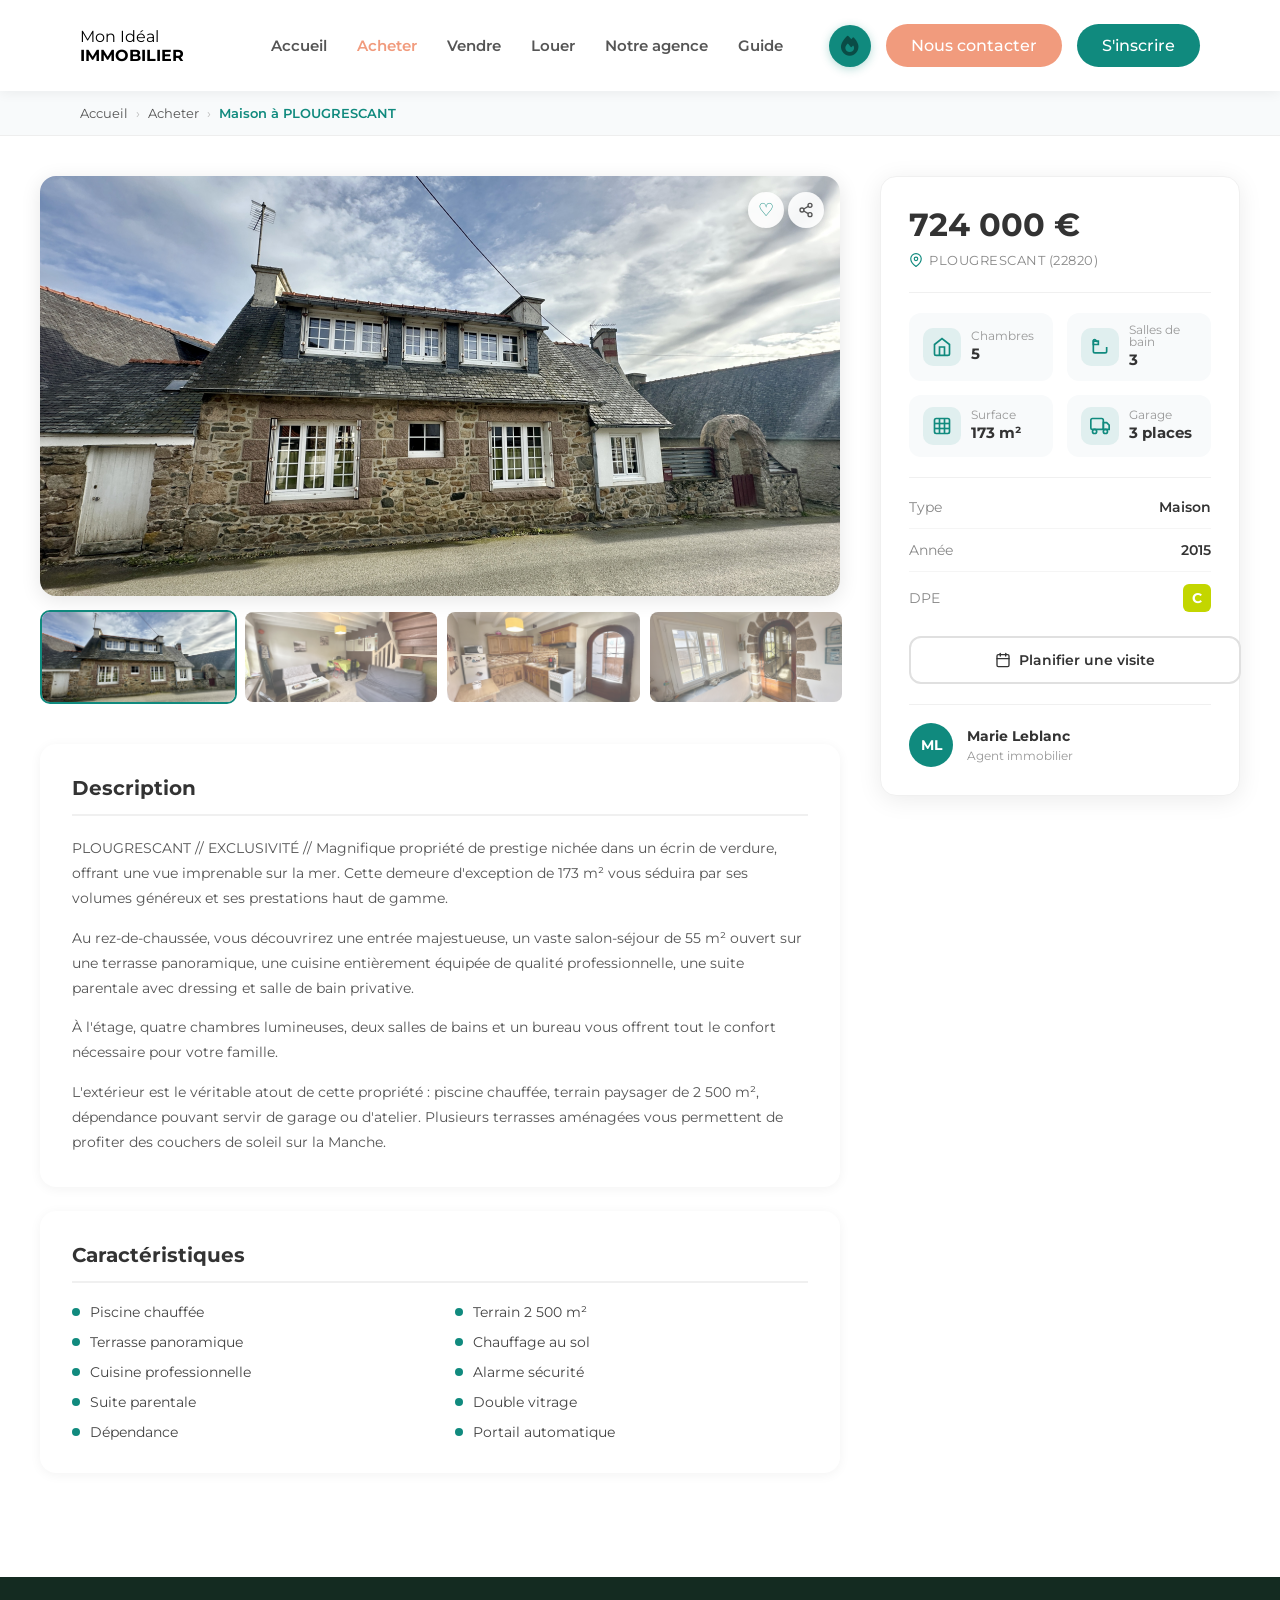
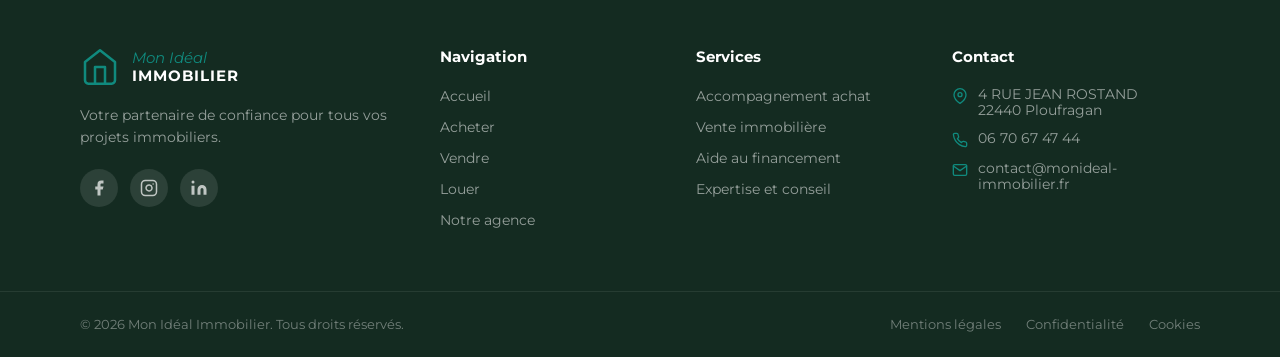
<file: produit.html>
<!DOCTYPE html>
<html lang="fr">

<head>
    <meta charset="UTF-8">
    <meta name="viewport" content="width=device-width, initial-scale=1.0">
    <title id="page-title">Bien immobilier | Mon Idéal Immobilier</title>
    <meta name="description" id="meta-description"
        content="Découvrez ce bien immobilier d'exception avec Mon Idéal Immobilier.">
    <link rel="stylesheet" href="style.css">
    <link href="https://fonts.googleapis.com/css2?family=Montserrat:wght@400;500;600;700&display=swap" rel="stylesheet">
    <link rel="stylesheet" href="https://cdnjs.cloudflare.com/ajax/libs/font-awesome/6.5.1/css/all.min.css">
</head>

<body>

    <!-- Navbar -->
    <header class="navbar navbar-solid">
        <div class="logo">
            <span class="logo-text">Mon Idéal <br> <strong>IMMOBILIER</strong></span>
        </div>
        <nav>
            <ul class="nav-links">
                <li><a href="index.html">Accueil</a></li>
                <li><a href="#" class="active">Acheter</a></li>
                <li><a href="vendre.html">Vendre</a></li>
                <li><a href="location.html">Louer</a></li>
                <li><a href="notre-agence.html">Notre agence</a></li>
                <li><a href="guide.html">Guide</a></li>
            </ul>
        </nav>
        <div class="auth-buttons">
            <a href="match.html" class="btn-match-nav" aria-label="Match Immobilier">
                <i class="fa-solid fa-fire"></i>
            </a>
            <a href="contact.html" class="btn-contact">Nous contacter</a>
            <a href="inscription.html" class="btn-signup btn-signup-link">S'inscrire</a>
        </div>
    </header>

    <!-- Breadcrumb -->
    <div class="breadcrumb">
        <a href="index.html">Accueil</a>
        <span class="breadcrumb-sep">›</span>
        <a href="catalogue.html">Acheter</a>
        <span class="breadcrumb-sep">›</span>
        <span id="breadcrumb-bien">Bien immobilier</span>
    </div>

    <!-- Contenu principal -->
    <main class="produit-main">
        <div class="produit-layout">

            <!-- Colonne gauche : galerie + description -->
            <div class="produit-left">

                <!-- Galerie photos -->
                <div class="galerie">
                    <div class="galerie-main">
                        <img id="main-photo" src="" alt="Photo principale">
                        <button class="btn-favorite galerie-fav" aria-label="Ajouter aux favoris">♡</button>
                        <button class="galerie-share" aria-label="Partager">
                            <svg width="16" height="16" viewBox="0 0 24 24" fill="none" stroke="currentColor"
                                stroke-width="2" stroke-linecap="round" stroke-linejoin="round">
                                <circle cx="18" cy="5" r="3"></circle>
                                <circle cx="6" cy="12" r="3"></circle>
                                <circle cx="18" cy="19" r="3"></circle>
                                <line x1="8.59" y1="13.51" x2="15.42" y2="17.49"></line>
                                <line x1="15.41" y1="6.51" x2="8.59" y2="10.49"></line>
                            </svg>
                        </button>
                    </div>
                    <div class="galerie-thumbs" id="galerie-thumbs">
                        <!-- Thumbs injectés par JS -->
                    </div>
                </div>

                <!-- Description -->
                <div class="produit-section">
                    <h2 class="produit-section-title">Description</h2>
                    <div id="produit-description-container">
                        <!-- Description injectée par JS -->
                    </div>
                </div>

                <!-- Caractéristiques -->
                <div class="produit-section">
                    <h2 class="produit-section-title">Caractéristiques</h2>
                    <div class="caracteristiques-grid" id="caracteristiques-container">
                        <!-- Listes injectées par JS -->
                    </div>
                </div>

            </div>

            <!-- Colonne droite : sidebar -->
            <aside class="produit-sidebar">
                <div class="sidebar-card">

                    <!-- Prix + localisation -->
                    <div class="sidebar-prix" id="sidebar-prix">0 €</div>
                    <div class="sidebar-localisation" id="sidebar-localisation">
                        <svg width="14" height="14" viewBox="0 0 24 24" fill="none" stroke="currentColor"
                            stroke-width="2" stroke-linecap="round" stroke-linejoin="round">
                            <path d="M21 10c0 7-9 13-9 13s-9-6-9-13a9 9 0 0 1 18 0z"></path>
                            <circle cx="12" cy="10" r="3"></circle>
                        </svg>
                        <span id="ville-text">VILLE (00000)</span>
                    </div>

                    <!-- Statistiques clés -->
                    <div class="sidebar-stats">
                        <div class="stat-item">
                            <div class="stat-icon">
                                <svg width="20" height="20" viewBox="0 0 24 24" fill="none" stroke="currentColor"
                                    stroke-width="2">
                                    <path d="M3 9l9-7 9 7v11a2 2 0 0 1-2 2H5a2 2 0 0 1-2-2z">
                                    </path>
                                    <polyline points="9 22 9 12 15 12 15 22"></polyline>
                                </svg>
                            </div>
                            <div class="stat-info">
                                <span class="stat-label">Chambres</span>
                                <span class="stat-value" id="stat-chambres">-</span>
                            </div>
                        </div>
                        <div class="stat-item">
                            <div class="stat-icon">
                                <svg width="20" height="20" viewBox="0 0 24 24" fill="none" stroke="currentColor"
                                    stroke-width="2">
                                    <path
                                        d="M9 6 6.5 3.5a1.5 1.5 0 0 0-1-.5C4.683 3 4 3.683 4 4.5V17a2 2 0 0 0 2 2h12a2 2 0 0 0 2-2v-5">
                                    </path>
                                    <path d="M10 5H4v4h6v-4z"></path>
                                </svg>
                            </div>
                            <div class="stat-info">
                                <span class="stat-label">Salles de bain</span>
                                <span class="stat-value" id="stat-sdb">-</span>
                            </div>
                        </div>
                        <div class="stat-item">
                            <div class="stat-icon">
                                <svg width="20" height="20" viewBox="0 0 24 24" fill="none" stroke="currentColor"
                                    stroke-width="2">
                                    <rect x="3" y="3" width="18" height="18" rx="2" ry="2"></rect>
                                    <line x1="3" y1="9" x2="21" y2="9"></line>
                                    <line x1="3" y1="15" x2="21" y2="15"></line>
                                    <line x1="9" y1="3" x2="9" y2="21"></line>
                                    <line x1="15" y1="3" x2="15" y2="21"></line>
                                </svg>
                            </div>
                            <div class="stat-info">
                                <span class="stat-label">Surface</span>
                                <span class="stat-value" id="stat-surface">-</span>
                            </div>
                        </div>
                        <div class="stat-item">
                            <div class="stat-icon">
                                <svg width="20" height="20" viewBox="0 0 24 24" fill="none" stroke="currentColor"
                                    stroke-width="2">
                                    <rect x="1" y="3" width="15" height="13" rx="2"></rect>
                                    <path d="M16 8h4l3 3v5h-7V8z"></path>
                                    <circle cx="5.5" cy="18.5" r="2.5"></circle>
                                    <circle cx="18.5" cy="18.5" r="2.5"></circle>
                                </svg>
                            </div>
                            <div class="stat-info">
                                <span class="stat-label">Garage</span>
                                <span class="stat-value" id="stat-garage">-</span>
                            </div>
                        </div>
                    </div>

                    <!-- Détails supplémentaires -->
                    <div class="sidebar-details">
                        <div class="detail-row">
                            <span class="detail-label">Type</span>
                            <span class="detail-value" id="detail-type">-</span>
                        </div>
                        <div class="detail-row">
                            <span class="detail-label">Année</span>
                            <span class="detail-value" id="detail-annee">-</span>
                        </div>
                        <div class="detail-row">
                            <span class="detail-label">DPE</span>
                            <span class="detail-value dpe-badge" id="detail-dpe">-</span>
                        </div>
                    </div>

                    <!-- Boutons CTA -->
                    <a href="contact.html" class="btn-planifier">
                        <svg width="16" height="16" viewBox="0 0 24 24" fill="none" stroke="currentColor"
                            stroke-width="2" stroke-linecap="round" stroke-linejoin="round">
                            <rect x="3" y="4" width="18" height="18" rx="2" ry="2"></rect>
                            <line x1="16" y1="2" x2="16" y2="6"></line>
                            <line x1="8" y1="2" x2="8" y2="6"></line>
                            <line x1="3" y1="10" x2="21" y2="10"></line>
                        </svg>
                        Planifier une visite
                    </a>

                    <!-- Agent -->
                    <div class="agent-info">
                        <div class="agent-avatar">ML</div>
                        <div class="agent-details">
                            <span class="agent-name">Marie Leblanc</span>
                            <span class="agent-role">Agent immobilier</span>
                        </div>
                    </div>

                </div>
            </aside>
        </div>
    </main>

    <!-- Footer -->
    <footer class="site-footer">
        <div class="footer-top">
            <div class="footer-col footer-brand">
                <div class="footer-logo-block">
                    <svg class="footer-logo-icon" width="40" height="40" viewBox="0 0 24 24" fill="none"
                        stroke="currentColor" stroke-width="1.5" stroke-linecap="round" stroke-linejoin="round">
                        <path d="M3 9l9-7 9 7v11a2 2 0 0 1-2 2H5a2 2 0 0 1-2-2z"></path>
                        <polyline points="9 22 9 12 15 12 15 22"></polyline>
                    </svg>
                    <div class="footer-logo-text">
                        <span class="footer-logo-line1"><em>Mon Idéal</em></span>
                        <span class="footer-logo-line2">IMMOBILIER</span>
                    </div>
                </div>
                <p>Votre partenaire de confiance pour tous vos projets immobiliers.</p>
                <div class="footer-socials">
                    <a href="#" aria-label="Facebook">
                        <svg width="18" height="18" viewBox="0 0 24 24" fill="currentColor">
                            <path d="M18 2h-3a5 5 0 0 0-5 5v3H7v4h3v8h4v-8h3l1-4h-4V7a1 1 0 0 1 1-1h3z"></path>
                        </svg>
                    </a>
                    <a href="#" aria-label="Instagram">
                        <svg width="18" height="18" viewBox="0 0 24 24" fill="none" stroke="currentColor"
                            stroke-width="2" stroke-linecap="round" stroke-linejoin="round">
                            <rect x="2" y="2" width="20" height="20" rx="5" ry="5"></rect>
                            <path d="M16 11.37A4 4 0 1 1 12.63 8 4 4 0 0 1 16 11.37z"></path>
                            <line x1="17.5" y1="6.5" x2="17.51" y2="6.5"></line>
                        </svg>
                    </a>
                    <a href="#" aria-label="LinkedIn">
                        <svg width="18" height="18" viewBox="0 0 24 24" fill="currentColor">
                            <path d="M16 8a6 6 0 0 1 6 6v7h-4v-7a2 2 0 0 0-2-2 2 2 0 0 0-2 2v7h-4v-7a6 6 0 0 1 6-6z">
                            </path>
                            <rect x="2" y="9" width="4" height="12"></rect>
                            <circle cx="4" cy="4" r="2"></circle>
                        </svg>
                    </a>
                </div>
            </div>

            <div class="footer-col">
                <h4>Navigation</h4>
                <ul>
                    <li><a href="index.html">Accueil</a></li>
                    <li><a href="#">Acheter</a></li>
                    <li><a href="vendre.html">Vendre</a></li>
                    <li><a href="location.html">Louer</a></li>
                    <li><a href="notre-agence.html">Notre agence</a></li>
                </ul>
            </div>

            <div class="footer-col">
                <h4>Services</h4>
                <ul>
                    <li><a href="#">Accompagnement achat</a></li>
                    <li><a href="#">Vente immobilière</a></li>
                    <li><a href="#">Aide au financement</a></li>
                    <li><a href="#">Expertise et conseil</a></li>
                </ul>
            </div>

            <div class="footer-col">
                <h4>Contact</h4>
                <ul class="footer-contact">
                    <li>
                        <svg width="16" height="16" viewBox="0 0 24 24" fill="none" stroke="currentColor"
                            stroke-width="2" stroke-linecap="round" stroke-linejoin="round">
                            <path d="M21 10c0 7-9 13-9 13s-9-6-9-13a9 9 0 0 1 18 0z"></path>
                            <circle cx="12" cy="10" r="3"></circle>
                        </svg>
                        <span>4 RUE JEAN ROSTAND<br>22440 Ploufragan</span>
                    </li>
                    <li>
                        <svg width="16" height="16" viewBox="0 0 24 24" fill="none" stroke="currentColor"
                            stroke-width="2" stroke-linecap="round" stroke-linejoin="round">
                            <path
                                d="M22 16.92v3a2 2 0 0 1-2.18 2 19.79 19.79 0 0 1-8.63-3.07 19.5 19.5 0 0 1-6-6 19.79 19.79 0 0 1-3.07-8.67A2 2 0 0 1 4.11 2h3a2 2 0 0 1 2 1.72c.127.96.361 1.903.7 2.81a2 2 0 0 1-.45 2.11L8.09 9.91a16 16 0 0 0 6 6l1.27-1.27a2 2 0 0 1 2.11-.45c.907.339 1.85.573 2.81.7A2 2 0 0 1 22 16.92z">
                            </path>
                        </svg>
                        <span>06 70 67 47 44</span>
                    </li>
                    <li>
                        <svg width="16" height="16" viewBox="0 0 24 24" fill="none" stroke="currentColor"
                            stroke-width="2" stroke-linecap="round" stroke-linejoin="round">
                            <path d="M4 4h16c1.1 0 2 .9 2 2v12c0 1.1-.9 2-2 2H4c-1.1 0-2-.9-2-2V6c0-1.1.9-2 2-2z">
                            </path>
                            <polyline points="22,6 12,13 2,6"></polyline>
                        </svg>
                        <span>contact@monideal-immobilier.fr</span>
                    </li>
                </ul>
            </div>
        </div>

        <div class="footer-bottom">
            <p>© 2026 Mon Idéal Immobilier. Tous droits réservés.</p>
            <div class="footer-legal">
                <a href="#">Mentions légales</a>
                <a href="#">Confidentialité</a>
                <a href="#">Cookies</a>
            </div>
        </div>
    </footer>

    <script src="biens.js"></script>
    <script>
        // Récupération de l'ID dans l'URL
        const params = new URLSearchParams(window.location.search);
        const bienId = parseInt(params.get('id')) || 1;

        // Recherche du bien correspondant
        const bien = BIENS.find(b => b.id === bienId);

        if (bien) {
            // Mise à jour des textes de base
            document.title = `${bien.titre} | Mon Idéal Immobilier`;
            document.getElementById('page-title').textContent = `${bien.titre} | Mon Idéal Immobilier`;
            document.getElementById('meta-description').content = `${bien.titre} à ${bien.ville}. ${bien.pieces} pièces, ${bien.surface} m². Prix : ${bien.prix} €.`;
            document.getElementById('breadcrumb-bien').textContent = `${bien.type} à ${bien.ville}`;
            document.getElementById('sidebar-prix').textContent = `${bien.prix} €`;
            document.getElementById('ville-text').textContent = `${bien.ville} (${bien.cp})`;

            // Mise à jour des stats
            document.getElementById('stat-chambres').textContent = bien.chambres;
            document.getElementById('stat-sdb').textContent = bien.sdb;
            document.getElementById('stat-surface').textContent = `${bien.surface} m²`;
            document.getElementById('stat-garage').textContent = bien.garage;

            // Mise à jour des détails
            document.getElementById('detail-type').textContent = bien.type;
            document.getElementById('detail-annee').textContent = bien.annee;
            const dpeBadge = document.getElementById('detail-dpe');
            dpeBadge.textContent = bien.dpe;
            dpeBadge.className = `detail-value dpe-badge dpe-${bien.dpe.toLowerCase()}`;

            // Mise à jour de la description
            const descContainer = document.getElementById('produit-description-container');
            descContainer.innerHTML = bien.description.map(p => `<p class="produit-description">${p}</p>`).join('');

            // Mise à jour des caractéristiques
            const caracContainer = document.getElementById('caracteristiques-container');
            const mid = Math.ceil(bien.caracteristiques.length / 2);
            const col1 = bien.caracteristiques.slice(0, mid);
            const col2 = bien.caracteristiques.slice(mid);

            caracContainer.innerHTML = `
                <ul class="caracteristiques-list">
                    ${col1.map(c => `<li>${c}</li>`).join('')}
                </ul>
                <ul class="caracteristiques-list">
                    ${col2.map(c => `<li>${c}</li>`).join('')}
                </ul>
            `;

            // Mise à jour de la galerie
            const mainPhoto = document.getElementById('main-photo');
            const thumbsContainer = document.getElementById('galerie-thumbs');

            mainPhoto.src = bien.photos[0];
            mainPhoto.alt = `Vue principale de : ${bien.titre}`;

            thumbsContainer.innerHTML = bien.photos.map((url, index) => `
                <img class="thumb ${index === 0 ? 'active' : ''}" 
                     src="${url}" 
                     alt="Photo ${index + 1}" 
                     data-full="${url}">
            `).join('');

            // Réactivation des événements de la galerie
            const thumbs = document.querySelectorAll('.thumb');
            thumbs.forEach(thumb => {
                thumb.addEventListener('click', () => {
                    thumbs.forEach(t => t.classList.remove('active'));
                    thumb.classList.add('active');
                    mainPhoto.src = thumb.dataset.full;
                    mainPhoto.alt = thumb.alt;
                });
            });
        }

        // Bouton favori
        const favBtn = document.querySelector('.galerie-fav');
        if (favBtn) {
            favBtn.addEventListener('click', () => {
                const isFav = favBtn.textContent.trim() === '♥';
                favBtn.textContent = isFav ? '♡' : '♥';
                favBtn.style.color = isFav ? '' : 'var(--accent-color)';
            });
        }
    </script>

    <script src="auth.js"></script>
</body>

</html>
</file>
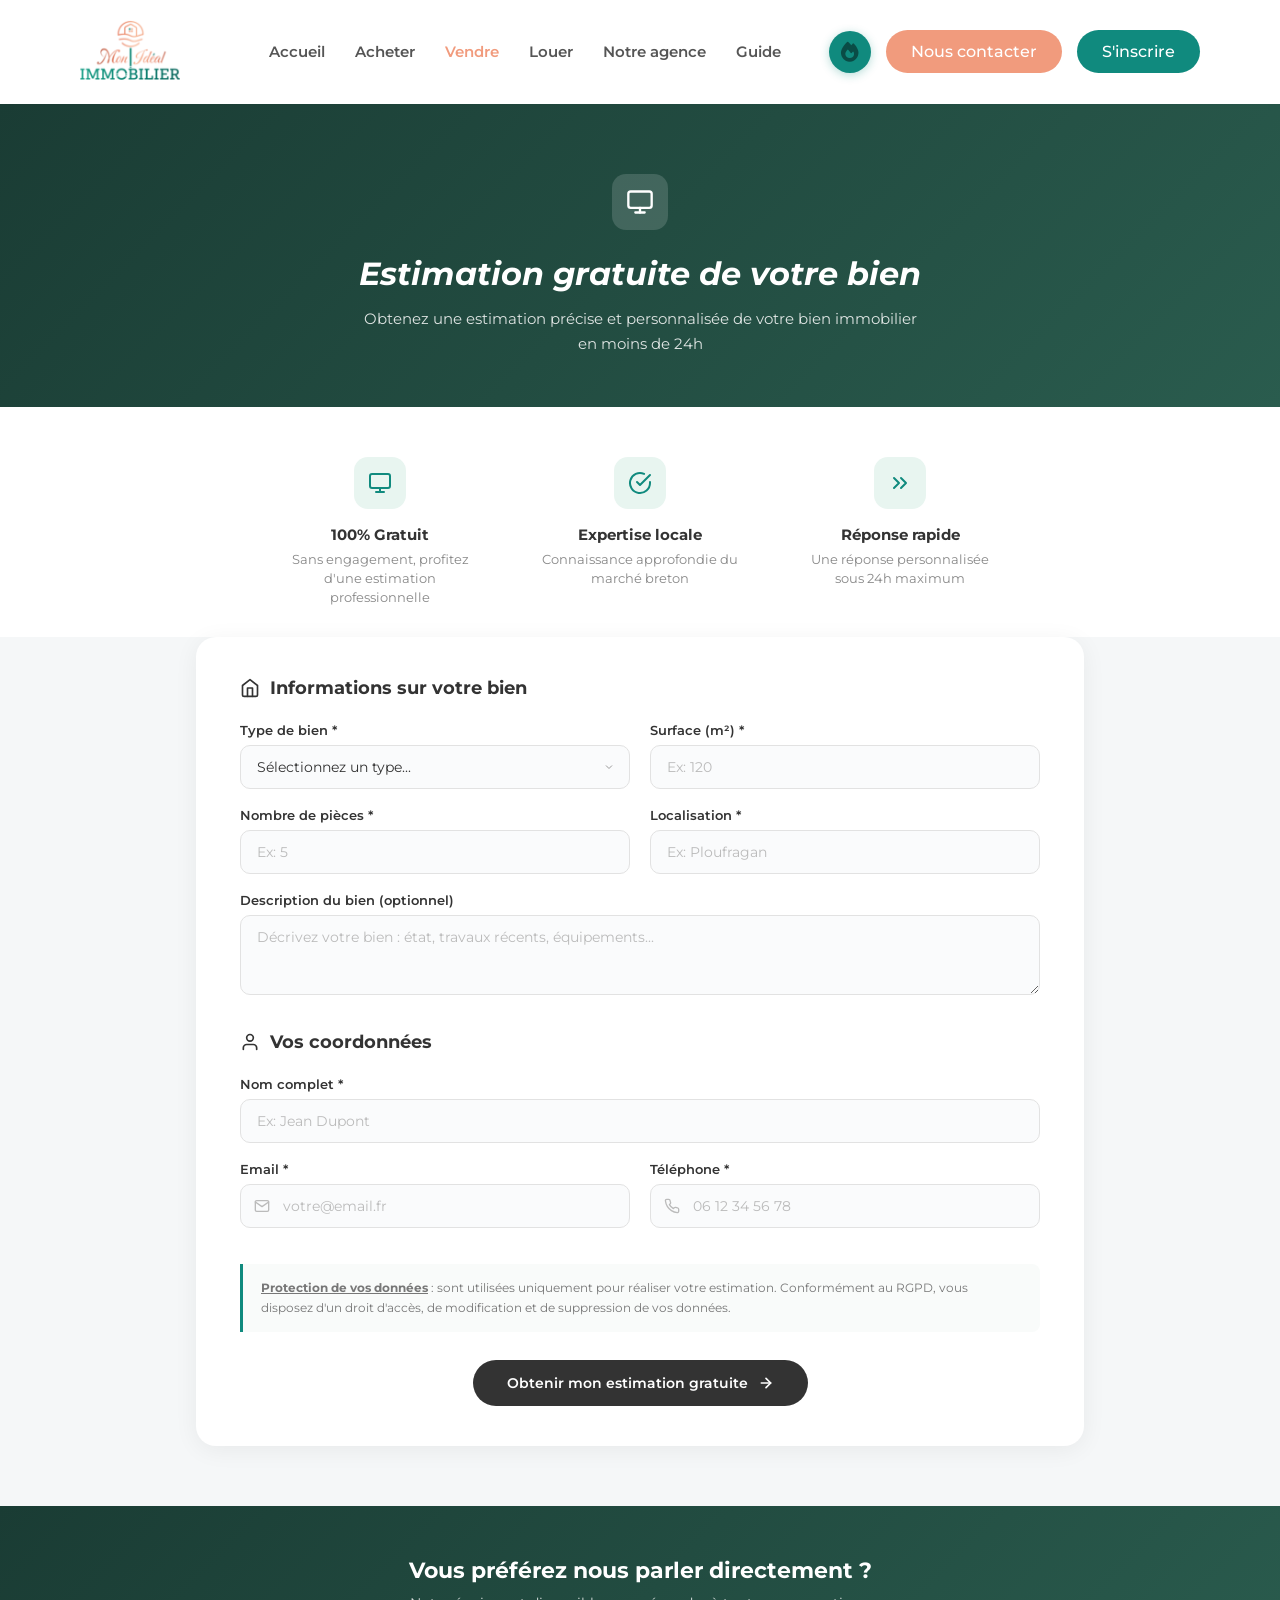
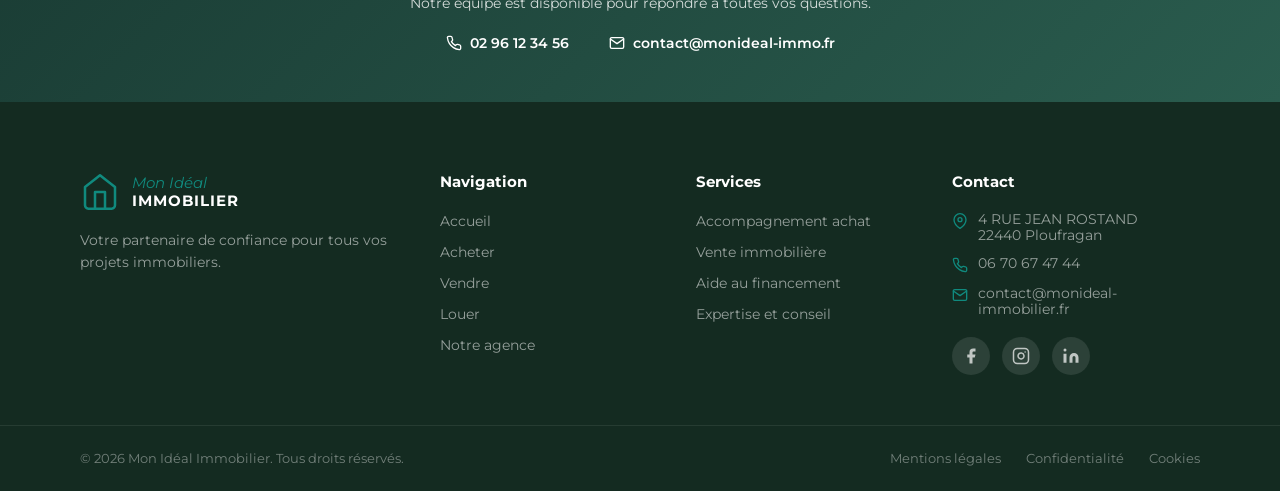
<file: vendre.html>
<!DOCTYPE html>
<html lang="fr">

<head>
    <meta charset="UTF-8">
    <meta name="viewport" content="width=device-width, initial-scale=1.0">
    <title>Vendre — Mon Idéal Immobilier</title>
    <link rel="stylesheet" href="style.css">
    <link rel="stylesheet" href="vendre.css">
    <link href="https://fonts.googleapis.com/css2?family=Montserrat:wght@400;500;600;700&display=swap" rel="stylesheet">
    <link rel="stylesheet" href="https://cdnjs.cloudflare.com/ajax/libs/font-awesome/6.5.1/css/all.min.css">
</head>

<body>

    <header class="navbar navbar-solid">
        <div class="logo">
            <a href="index.html" class="logo-link" aria-label="Mon Idéal Immobilier - Accueil">
                <img class="logo-img" src="img/Logo_Mon-Ideal-Immobilier_1.svg" alt="Logo Mon Ideal Immobilier">
            </a>
        </div>
        <nav>
            <ul class="nav-links">
                <li><a href="index.html">Accueil</a></li>
                <li><a href="catalogue.html">Acheter</a></li>
                <li><a href="vendre.html" class="active">Vendre</a></li>
                <li><a href="location.html">Louer</a></li>
                <li><a href="notre-agence.html">Notre agence</a></li>
                <li><a href="guide.html">Guide</a></li>
            </ul>
        </nav>
        <div class="auth-buttons">
            <a href="match.html" class="btn-match-nav" aria-label="Match Immobilier">
                <i class="fa-solid fa-fire"></i>
            </a>
            <a href="contact.html" class="btn-contact">Nous contacter</a>
            <a href="inscription.html" class="btn-signup btn-signup-link">S'inscrire</a>
        </div>
    </header>

    <!-- Hero -->
    <section class="vendre-hero">
        <div class="vendre-hero-icon">
            <svg width="28" height="28" viewBox="0 0 24 24" fill="none" stroke="white" stroke-width="2"
                stroke-linecap="round" stroke-linejoin="round">
                <rect x="2" y="3" width="20" height="14" rx="2" ry="2"></rect>
                <line x1="8" y1="21" x2="16" y2="21"></line>
                <line x1="12" y1="17" x2="12" y2="21"></line>
            </svg>
        </div>
        <h1>Estimation gratuite de votre bien</h1>
        <p>Obtenez une estimation précise et personnalisée de votre bien immobilier<br>en moins de 24h</p>
    </section>

    <!-- Features -->
    <section class="vendre-features">
        <div class="vendre-feature">
            <div class="vendre-feature-icon">
                <svg width="24" height="24" viewBox="0 0 24 24" fill="none" stroke="currentColor" stroke-width="2"
                    stroke-linecap="round" stroke-linejoin="round">
                    <rect x="2" y="3" width="20" height="14" rx="2" ry="2"></rect>
                    <line x1="8" y1="21" x2="16" y2="21"></line>
                    <line x1="12" y1="17" x2="12" y2="21"></line>
                </svg>
            </div>
            <h3>100% Gratuit</h3>
            <p>Sans engagement, profitez d'une estimation professionnelle</p>
        </div>
        <div class="vendre-feature">
            <div class="vendre-feature-icon">
                <svg width="24" height="24" viewBox="0 0 24 24" fill="none" stroke="currentColor" stroke-width="2"
                    stroke-linecap="round" stroke-linejoin="round">
                    <path d="M22 11.08V12a10 10 0 1 1-5.93-9.14"></path>
                    <polyline points="22 4 12 14.01 9 11.01"></polyline>
                </svg>
            </div>
            <h3>Expertise locale</h3>
            <p>Connaissance approfondie du marché breton</p>
        </div>
        <div class="vendre-feature">
            <div class="vendre-feature-icon">
                <svg width="24" height="24" viewBox="0 0 24 24" fill="none" stroke="currentColor" stroke-width="2"
                    stroke-linecap="round" stroke-linejoin="round">
                    <polyline points="13 17 18 12 13 7"></polyline>
                    <polyline points="6 17 11 12 6 7"></polyline>
                </svg>
            </div>
            <h3>Réponse rapide</h3>
            <p>Une réponse personnalisée sous 24h maximum</p>
        </div>
    </section>

    <!-- Form -->
    <section class="vendre-form-section">
        <div class="vendre-form-card">
            <form id="estimation-form">
                <!-- Infos bien -->
                <div class="form-block">
                    <div class="form-block-title">
                        <svg width="20" height="20" viewBox="0 0 24 24" fill="none" stroke="currentColor"
                            stroke-width="2" stroke-linecap="round" stroke-linejoin="round">
                            <path d="M3 9l9-7 9 7v11a2 2 0 0 1-2 2H5a2 2 0 0 1-2-2z"></path>
                            <polyline points="9 22 9 12 15 12 15 22"></polyline>
                        </svg>
                        <h2>Informations sur votre bien</h2>
                    </div>

                    <div class="form-row">
                        <div class="form-group">
                            <label for="type">Type de bien *</label>
                            <select id="type" name="type" required>
                                <option value="" disabled selected>Sélectionnez un type...</option>
                                <option value="maison">Maison</option>
                                <option value="appartement">Appartement</option>
                                <option value="terrain">Terrain</option>
                                <option value="immeuble">Immeuble</option>
                                <option value="commerce">Local commercial</option>
                            </select>
                        </div>
                        <div class="form-group">
                            <label for="surface">Surface (m²) *</label>
                            <input type="number" id="surface" name="surface" placeholder="Ex: 120" required>
                        </div>
                    </div>

                    <div class="form-row">
                        <div class="form-group">
                            <label for="pieces">Nombre de pièces *</label>
                            <input type="number" id="pieces" name="pieces" placeholder="Ex: 5" required>
                        </div>
                        <div class="form-group">
                            <label for="localisation">Localisation *</label>
                            <input type="text" id="localisation" name="localisation" placeholder="Ex: Ploufragan"
                                required>
                        </div>
                    </div>

                    <div class="form-group form-group-full">
                        <label for="description">Description du bien (optionnel)</label>
                        <textarea id="description" name="description" rows="3"
                            placeholder="Décrivez votre bien : état, travaux récents, équipements..."></textarea>
                    </div>
                </div>

                <!-- Coordonnées -->
                <div class="form-block">
                    <div class="form-block-title">
                        <svg width="20" height="20" viewBox="0 0 24 24" fill="none" stroke="currentColor"
                            stroke-width="2" stroke-linecap="round" stroke-linejoin="round">
                            <path d="M20 21v-2a4 4 0 0 0-4-4H8a4 4 0 0 0-4 4v2"></path>
                            <circle cx="12" cy="7" r="4"></circle>
                        </svg>
                        <h2>Vos coordonnées</h2>
                    </div>

                    <div class="form-group form-group-full">
                        <label for="nom">Nom complet *</label>
                        <input type="text" id="nom" name="nom" placeholder="Ex: Jean Dupont" required>
                    </div>

                    <div class="form-row">
                        <div class="form-group">
                            <label for="email">Email *</label>
                            <div class="input-icon">
                                <svg width="16" height="16" viewBox="0 0 24 24" fill="none" stroke="currentColor"
                                    stroke-width="2" stroke-linecap="round" stroke-linejoin="round">
                                    <path
                                        d="M4 4h16c1.1 0 2 .9 2 2v12c0 1.1-.9 2-2 2H4c-1.1 0-2-.9-2-2V6c0-1.1.9-2 2-2z">
                                    </path>
                                    <polyline points="22,6 12,13 2,6"></polyline>
                                </svg>
                                <input type="email" id="email" name="email" placeholder="votre@email.fr" required>
                            </div>
                        </div>
                        <div class="form-group">
                            <label for="telephone">Téléphone *</label>
                            <div class="input-icon">
                                <svg width="16" height="16" viewBox="0 0 24 24" fill="none" stroke="currentColor"
                                    stroke-width="2" stroke-linecap="round" stroke-linejoin="round">
                                    <path
                                        d="M22 16.92v3a2 2 0 0 1-2.18 2 19.79 19.79 0 0 1-8.63-3.07 19.5 19.5 0 0 1-6-6 19.79 19.79 0 0 1-3.07-8.67A2 2 0 0 1 4.11 2h3a2 2 0 0 1 2 1.72c.127.96.361 1.903.7 2.81a2 2 0 0 1-.45 2.11L8.09 9.91a16 16 0 0 0 6 6l1.27-1.27a2 2 0 0 1 2.11-.45c.907.339 1.85.573 2.81.7A2 2 0 0 1 22 16.92z">
                                    </path>
                                </svg>
                                <input type="tel" id="telephone" name="telephone" placeholder="06 12 34 56 78" required>
                            </div>
                        </div>
                    </div>
                </div>

                <!-- RGPD -->
                <div class="rgpd-notice">
                    <p><strong><u>Protection de vos données</u></strong> : sont utilisées uniquement pour réaliser votre
                        estimation. Conformément au RGPD, vous disposez d'un droit d'accès, de modification et de
                        suppression de vos données.</p>
                </div>

                <div class="form-submit">
                    <button type="submit" class="btn-estimation">
                        Obtenir mon estimation gratuite
                        <svg width="16" height="16" viewBox="0 0 24 24" fill="none" stroke="currentColor"
                            stroke-width="2.5" stroke-linecap="round" stroke-linejoin="round">
                            <line x1="5" y1="12" x2="19" y2="12"></line>
                            <polyline points="12 5 19 12 12 19"></polyline>
                        </svg>
                    </button>
                </div>
            </form>
        </div>
    </section>

    <!-- CTA Contact -->
    <section class="vendre-cta">
        <h2>Vous préférez nous parler directement ?</h2>
        <p>Notre équipe est disponible pour répondre à toutes vos questions.</p>
        <div class="vendre-cta-links">
            <a href="tel:0298123456" class="cta-link">
                <svg width="16" height="16" viewBox="0 0 24 24" fill="none" stroke="currentColor" stroke-width="2"
                    stroke-linecap="round" stroke-linejoin="round">
                    <path
                        d="M22 16.92v3a2 2 0 0 1-2.18 2 19.79 19.79 0 0 1-8.63-3.07 19.5 19.5 0 0 1-6-6 19.79 19.79 0 0 1-3.07-8.67A2 2 0 0 1 4.11 2h3a2 2 0 0 1 2 1.72c.127.96.361 1.903.7 2.81a2 2 0 0 1-.45 2.11L8.09 9.91a16 16 0 0 0 6 6l1.27-1.27a2 2 0 0 1 2.11-.45c.907.339 1.85.573 2.81.7A2 2 0 0 1 22 16.92z">
                    </path>
                </svg>
                02 96 12 34 56
            </a>
            <a href="mailto:contact@monideal-immo.fr" class="cta-link">
                <svg width="16" height="16" viewBox="0 0 24 24" fill="none" stroke="currentColor" stroke-width="2"
                    stroke-linecap="round" stroke-linejoin="round">
                    <path d="M4 4h16c1.1 0 2 .9 2 2v12c0 1.1-.9 2-2 2H4c-1.1 0-2-.9-2-2V6c0-1.1.9-2 2-2z"></path>
                    <polyline points="22,6 12,13 2,6"></polyline>
                </svg>
                contact@monideal-immo.fr
            </a>
        </div>
    </section>

    <!-- Footer -->
    <footer class="site-footer">
        <div class="footer-top">
            <div class="footer-col footer-brand">
                <div class="footer-logo-block">
                    <svg class="footer-logo-icon" width="40" height="40" viewBox="0 0 24 24" fill="none"
                        stroke="currentColor" stroke-width="1.5" stroke-linecap="round" stroke-linejoin="round">
                        <path d="M3 9l9-7 9 7v11a2 2 0 0 1-2 2H5a2 2 0 0 1-2-2z"></path>
                        <polyline points="9 22 9 12 15 12 15 22"></polyline>
                    </svg>
                    <div class="footer-logo-text">
                        <span class="footer-logo-line1"><em>Mon Idéal</em></span>
                        <span class="footer-logo-line2">IMMOBILIER</span>
                    </div>
                </div>
                <p>Votre partenaire de confiance pour tous vos projets immobiliers.</p>
            </div>

            <div class="footer-col">
                <h4>Navigation</h4>
                <ul>
                    <li><a href="index.html">Accueil</a></li>
                    <li><a href="catalogue.html">Acheter</a></li>
                    <li><a href="vendre.html">Vendre</a></li>
                    <li><a href="location.html">Louer</a></li>
                    <li><a href="notre-agence.html">Notre agence</a></li>
                </ul>
            </div>

            <div class="footer-col">
                <h4>Services</h4>
                <ul>
                    <li><a href="#">Accompagnement achat</a></li>
                    <li><a href="#">Vente immobilière</a></li>
                    <li><a href="#">Aide au financement</a></li>
                    <li><a href="#">Expertise et conseil</a></li>
                </ul>
            </div>

            <div class="footer-col">
                <h4>Contact</h4>
                <ul class="footer-contact">
                    <li>
                        <svg width="16" height="16" viewBox="0 0 24 24" fill="none" stroke="currentColor"
                            stroke-width="2" stroke-linecap="round" stroke-linejoin="round">
                            <path d="M21 10c0 7-9 13-9 13s-9-6-9-13a9 9 0 0 1 18 0z"></path>
                            <circle cx="12" cy="10" r="3"></circle>
                        </svg>
                        <span>4 RUE JEAN ROSTAND<br>22440 Ploufragan</span>
                    </li>
                    <li>
                        <svg width="16" height="16" viewBox="0 0 24 24" fill="none" stroke="currentColor"
                            stroke-width="2" stroke-linecap="round" stroke-linejoin="round">
                            <path
                                d="M22 16.92v3a2 2 0 0 1-2.18 2 19.79 19.79 0 0 1-8.63-3.07 19.5 19.5 0 0 1-6-6 19.79 19.79 0 0 1-3.07-8.67A2 2 0 0 1 4.11 2h3a2 2 0 0 1 2 1.72c.127.96.361 1.903.7 2.81a2 2 0 0 1-.45 2.11L8.09 9.91a16 16 0 0 0 6 6l1.27-1.27a2 2 0 0 1 2.11-.45c.907.339 1.85.573 2.81.7A2 2 0 0 1 22 16.92z">
                            </path>
                        </svg>
                        <span>06 70 67 47 44</span>
                    </li>
                    <li>
                        <svg width="16" height="16" viewBox="0 0 24 24" fill="none" stroke="currentColor"
                            stroke-width="2" stroke-linecap="round" stroke-linejoin="round">
                            <path d="M4 4h16c1.1 0 2 .9 2 2v12c0 1.1-.9 2-2 2H4c-1.1 0-2-.9-2-2V6c0-1.1.9-2 2-2z">
                            </path>
                            <polyline points="22,6 12,13 2,6"></polyline>
                        </svg>
                        <span>contact@monideal-immobilier.fr</span>
                    </li>
                </ul>
                <div class="footer-socials">
                    <a href="#" aria-label="Facebook">
                        <svg width="18" height="18" viewBox="0 0 24 24" fill="currentColor">
                            <path d="M18 2h-3a5 5 0 0 0-5 5v3H7v4h3v8h4v-8h3l1-4h-4V7a1 1 0 0 1 1-1h3z"></path>
                        </svg>
                    </a>
                    <a href="#" aria-label="Instagram">
                        <svg width="18" height="18" viewBox="0 0 24 24" fill="none" stroke="currentColor"
                            stroke-width="2" stroke-linecap="round" stroke-linejoin="round">
                            <rect x="2" y="2" width="20" height="20" rx="5" ry="5"></rect>
                            <path d="M16 11.37A4 4 0 1 1 12.63 8 4 4 0 0 1 16 11.37z"></path>
                            <line x1="17.5" y1="6.5" x2="17.51" y2="6.5"></line>
                        </svg>
                    </a>
                    <a href="#" aria-label="LinkedIn">
                        <svg width="18" height="18" viewBox="0 0 24 24" fill="currentColor">
                            <path d="M16 8a6 6 0 0 1 6 6v7h-4v-7a2 2 0 0 0-2-2 2 2 0 0 0-2 2v7h-4v-7a6 6 0 0 1 6-6z">
                            </path>
                            <rect x="2" y="9" width="4" height="12"></rect>
                            <circle cx="4" cy="4" r="2"></circle>
                        </svg>
                    </a>
                </div>
            </div>
        </div>

        <div class="footer-bottom">
            <p>&copy; 2026 Mon Idéal Immobilier. Tous droits réservés.</p>
            <div class="footer-legal">
                <a href="#">Mentions légales</a>
                <a href="#">Confidentialité</a>
                <a href="#">Cookies</a>
            </div>
        </div>
    </footer>

    <script src="auth.js"></script>
</body>

</html>
</file>
<file: style.css>
:root {
    --primary-color: #108a7e;
    /* Le vert émeraude du bouton */
    --dark-primary-color: #0B7464;
    --accent-color: #f19b7d;
    /* Le orange du bouton contact */
    --dark-accent-color: #e8895e;
    --text-dark: #333;

}

body,
html {
    margin: 0;
    padding: 0;
    width: 100%;
    height: 100%;
    font-family: 'Montserrat', sans-serif;
}

.navbar {
    display: flex;
    justify-content: space-between;
    align-items: center;
    padding: 20px 80px;
    position: absolute;
    top: 0;
    left: 0;
    right: 0;
    z-index: 100;
    background: #FDFFFE;
    transition: background 0.3s ease;
}

.logo-img {
    width: 100px;
    height: auto;
}

.nav-links {
    display: flex;
    list-style: none;
    gap: 30px;
}

.nav-links a {
    text-decoration: none;
    color: #555;
    font-weight: 600;
    font-size: 15px;
    transition: color 0.3s;
}

.nav-links a.active {
    color: var(--accent-color);
}

.nav-links a:hover {
    color: var(--accent-color);
}

.auth-buttons {
    display: flex;
    align-items: center;
    gap: 15px;
}

.btn-match-nav {
    width: 42px;
    height: 42px;
    border-radius: 50%;
    background: var(--primary-color);
    color: #0a4c46;
    display: flex;
    align-items: center;
    justify-content: center;
    text-decoration: none;
    transition: all 0.3s ease;
    box-shadow: 0 2px 10px rgba(16, 138, 126, 0.3);
}

.btn-match-nav i {
    font-size: 20px;
}

.btn-match-nav:hover {
    transform: scale(1.1);
    background: var(--dark-primary-color);
    color: white;
    box-shadow: 0 4px 18px rgba(16, 138, 126, 0.45);
}

.btn-match-nav.active {
    background: #b54420;
    color: #e99a7c;
    box-shadow: 0 0 0 3px rgba(181, 68, 32, 0.2), 0 4px 15px rgba(181, 68, 32, 0.4);
}

.btn-match-nav.active:hover {
    transform: scale(1.1);
    background: #96381a;
    color: white;
    box-shadow: 0 4px 18px rgba(181, 68, 32, 0.45);
}

.btn-contact {
    background: var(--accent-color);
    color: white;
    border: none;
    padding: 12px 25px;
    border-radius: 25px;
    cursor: pointer;
    font-weight: 500;
    transition: 0.3s;
    text-decoration: none !important;
    display: inline-block;
}

.btn-contact:hover {
    background: var(--primary-color);
}

.btn-signup {
    background: var(--primary-color);
    color: white;
    border: none;
    padding: 12px 25px;
    border-radius: 25px;
    font-weight: 500;
    cursor: pointer;
    transition: background 0.3s, transform 0.2s;
    text-decoration: none;
}

.btn-signup:hover {
    background: var(--accent-color);
}

.btn-signup.active {
    color: var(--dark-accent-color);
    border-color: var(--dark-accent-color);
    background: transparent;
}

/* Section Carrousel */
.hero-carousel {
    position: relative;
    width: 100%;
    max-width: 1879px;
    aspect-ratio: 1879 / 1018;
    max-height: 95vh;
    margin: 0 auto;
    overflow: hidden;
    background-color: #000;
}

.carousel-container {
    position: relative;
    width: 100%;
    height: 100%;
}

.slide {
    position: absolute;
    top: 0;
    left: 0;
    width: 100%;
    height: 100%;
    background-size: cover;
    background-position: center;
    background-repeat: no-repeat;
    opacity: 0;
    transition: opacity 1.2s ease-in-out;
}

.slide.active {
    opacity: 1;
}

/* Contenu aligné à gauche */
.hero-content {
    position: absolute;
    top: 50%;
    left: 80px;
    transform: translateY(-50%);
    z-index: 10;
    color: white;
    max-width: 2000px;
    opacity: 0;
    transition: opacity 0.8s ease 0.4s, transform 0.8s ease 0.4s;
}

.slide.active .hero-content {
    opacity: 1;
    transform: translateY(-50%);
}

.hero-content h1 {
    font-size: 4rem;
    /* Plus grand pour l'impact */
    margin-bottom: 15px;
    font-weight: 700;
    line-height: 1.1;
    text-shadow: 0 4px 15px rgba(0, 0, 0, 0.4);
}

.hero-content p {
    font-size: 1.25rem;
    margin-bottom: 35px;
    text-shadow: 0 2px 10px rgba(0, 0, 0, 0.3);
}

/* Le rectangle blanc de recherche - Look plus moderne */
.search-box {
    background: rgba(255, 255, 255, 0.95);
    backdrop-filter: blur(10px);
    padding: 35px;
    border-radius: 24px;
    box-shadow: 0 20px 50px rgba(0, 0, 0, 0.2);
    color: #333;
    border: 1px solid rgba(255, 255, 255, 0.3);
}

.search-input-group {
    display: flex;
    gap: 15px;
    margin-bottom: 20px;
}

.search-input-group input {
    flex: 1;
    padding: 15px 20px;
    border: 1px solid #e0e0e0;
    border-radius: 12px;
    font-size: 16px;
    background: #f9f9f9;
}

.btn-search {
    background: var(--primary-color);
    color: white;
    border: none;
    padding: 0 35px;
    border-radius: 12px;
    cursor: pointer;
    font-size: 16px;
    font-weight: 600;
    display: flex;
    align-items: center;
    gap: 10px;
}

.btn-search:hover {
    background: var(--accent-color);
}

.btn-search:active {
    background: var(--dark-accent-color);
}

/* Boutons de type de bien */
.property-types {
    display: flex;
    gap: 10px;
}

.property-types button {
    background: #f1f5f9;
    border: none;
    padding: 10px 18px;
    border-radius: 10px;
    cursor: pointer;
    color: #64748b;
    font-weight: 500;
    transition: 0.2s;
}

.property-types button:hover {
    background: #e2e8f0;
}

.match-link {
    display: block;
    margin-top: 30px;
    color: white;
    text-decoration: none;
    font-size: 0.95rem;
    text-align: right;
    /* Aligné à droite de la boîte de recherche */
}

.slide-match {
    display: flex;
    align-items: center;
    justify-content: flex-start;
}

.slide-match .slide-overlay {
    background: #00000000
}

.slide-match .hero-content {
    left: 80px;
    max-width: 1000px;
    top: 35%;
}

.slide-match h1 {
    font-size: 3rem;
    line-height: 1;
    margin-bottom: 15px;
    color: white;
}

.slide-match p {
    font-size: 1.3rem;
    margin-bottom: 25px;
    opacity: 1;
    color: white;
}

.btn-back-classic {
    color: white;
    text-decoration: none;
    font-size: 0.9rem;
    font-weight: 500;
    opacity: 0.8;
    transition: opacity 0.2s;
}

.btn-back-classic:hover {
    opacity: 1;
}

/* Optionnel: Si l'iPhone n'est pas dans le SVG de fond, on pourrait l'ajouter ici en pseudo-élément ou image */
/* Mais selon la demande, l'image derrière est déjà correcte */

/* Contrôles du carrousel */

.fa-chevron-right {
    color: #939393;
}

.next-btn {
    position: absolute;
    right: 40px;
    top: 50%;
    transform: translateY(-50%);
    background: white;
    border: solid #D9D9D9 2px;
    width: 45px;
    height: 45px;
    border-radius: 50%;
    cursor: pointer;
    z-index: 20;
    box-shadow: 0 4px 10px rgba(0, 0, 0, 0.1);
    font-size: 18px;
    color: #939393;
}

.next-btn:hover {
    color: var(--accent-color);
    border-color: var(--accent-color);
}

.next-btn:active {
    background: var(--accent-color);
    color: #AA3E15;
    border-color: #AA3E15;
}

.dots-container {
    position: absolute;
    bottom: 30px;
    left: 50%;
    transform: translateX(-50%);
    z-index: 20;
    display: flex;
    gap: 10px;
}

.dot {
    height: 10px;
    width: 10px;
    background-color: rgba(255, 255, 255, 0.5);
    border-radius: 50%;
    cursor: pointer;
}

.dot.active {
    background-color: white;
    transform: scale(1.2);
}

/* ===== Section Nos coups de cœur ===== */
.coups-de-coeur {
    padding: 80px 80px 60px;
    background: #f8fafb;
}

.section-header {
    text-align: center;
    margin-bottom: 50px;
}

.section-header h2 {
    font-size: 2.2rem;
    color: var(--text-dark);
    font-weight: 700;
    margin-bottom: 12px;
}

.section-header h2 em {
    color: var(--accent-color);
    font-style: italic;
}

.section-header p {
    color: #777;
    font-size: 1rem;
    max-width: 550px;
    margin: 0 auto;
    line-height: 1.6;
}

/* Grille de cartes */
.properties-grid {
    display: grid;
    grid-template-columns: repeat(3, 1fr);
    gap: 30px;
    margin-bottom: 50px;
}

.property-card {
    background: white;
    border-radius: 16px;
    overflow: hidden;
    box-shadow: 0 4px 20px rgba(0, 0, 0, 0.06);
    transition: transform 0.3s ease, box-shadow 0.3s ease;
    cursor: pointer;
}

.property-card:hover {
    transform: translateY(-5px);
    box-shadow: 0 12px 35px rgba(0, 0, 0, 0.12);
}

/* Image de la carte */
.property-image {
    position: relative;
    width: 100%;
    height: 220px;
    overflow: hidden;
}

.property-image img {
    width: 100%;
    height: 100%;
    object-fit: cover;
    transition: transform 0.4s ease;
}

.property-card:hover .property-image img {
    transform: scale(1.05);
}

/* Badge Coup de cœur */
.badge.coup-de-coeur {
    position: absolute;
    top: 15px;
    left: 15px;
    background: var(--primary-color);
    color: white;
    padding: 6px 14px;
    border-radius: 8px;
    font-size: 0.8rem;
    font-weight: 600;
}

/* Bouton favori (cœur) */
.btn-favorite {
    position: absolute;
    top: 15px;
    right: 15px;
    width: 36px;
    height: 36px;
    border-radius: 50%;
    border: none;
    background: rgba(255, 255, 255, 0.9);
    color: var(--primary-color);
    font-size: 18px;
    cursor: pointer;
    display: flex;
    align-items: center;
    justify-content: center;
    transition: background 0.2s, transform 0.2s;
    box-shadow: 0 2px 8px rgba(0, 0, 0, 0.1);
}

.btn-favorite:hover {
    background: var(--primary-color);
    color: white;
    transform: scale(1.1);
}

/* Infos de la carte */
.property-info {
    padding: 20px;
}

.property-title-row {
    display: flex;
    justify-content: space-between;
    align-items: flex-start;
    margin-bottom: 8px;
    gap: 10px;
}

.property-name {
    font-size: 0.95rem;
    font-weight: 600;
    color: var(--text-dark);
}

.property-price {
    font-size: 1.05rem;
    font-weight: 700;
    color: var(--primary-color);
    white-space: nowrap;
}

.property-location {
    font-size: 0.82rem;
    color: #4A5565;
    margin-bottom: 12px;
    text-transform: uppercase;
    letter-spacing: 0.5px;
}

.property-location i {
    color: var(--primary-color);
    margin-right: 4px;
}

.location-icon {
    font-size: 0.85rem;
}

.property-details {
    display: flex;
    gap: 18px;
    font-size: 0.85rem;
    color: #4A5565;
    padding-top: 12px;
    border-top: 1px solid #f0f0f0;
}

.property-details span i {
    color: var(--primary-color);
    padding-right: 5px;
}

/* Bouton Voir tous les biens */
.voir-tous {
    display: flex;
    justify-content: center;
    align-items: center;
}

.btn-voir-tous {
    display: inline-flex;
    align-items: center;
    justify-content: center;
    padding: 14px 40px;
    border: 2px solid var(--text-dark);
    border-radius: 30px;
    color: var(--text-dark);
    text-decoration: none;
    font-weight: 600;
    font-size: 0.95rem;
}

.btn-voir-tous:hover {
    border-color: var(--primary-color);
    color: var(--primary-color);
}

.btn-voir-tous:active {
    background: var(--primary-color);
    border-color: var(--primary-color);
    color: white;
}

/* ===== Section Pourquoi nous choisir ===== */
.pourquoi-nous {
    padding: 90px 80px;
    background: #f1f5f4;
}

.pourquoi-nous .section-header h2 em {
    color: var(--primary-color);
    font-style: italic;
}

.features-grid {
    display: grid;
    grid-template-columns: repeat(3, 1fr);
    gap: 28px;
    max-width: 1100px;
    margin: 0 auto;
}

.feature-card {
    background: white;
    border-radius: 16px;
    padding: 35px 30px;
    transition: transform 0.3s ease, box-shadow 0.3s ease;
    cursor: default;
    box-shadow: 0 2px 12px rgba(0, 0, 0, 0.04);
}

.feature-card:hover {
    transform: translateY(-5px);
    box-shadow: 0 12px 35px rgba(16, 138, 126, 0.1);
}

.feature-icon {
    width: 56px;
    height: 56px;
    border-radius: 14px;
    background: rgba(16, 138, 126, 0.1);
    color: var(--primary-color);
    display: flex;
    align-items: center;
    justify-content: center;
    margin-bottom: 20px;
    transition: background 0.3s;
}

.feature-card:hover .feature-icon {
    background: var(--primary-color);
    color: white;
}

.feature-card h3 {
    font-size: 1.05rem;
    font-weight: 700;
    color: var(--text-dark);
    margin: 0 0 10px;
}

.feature-card p {
    font-size: 0.88rem;
    color: #777;
    line-height: 1.6;
    margin: 0;
}

/* ===== Section Témoignages ===== */
.temoignages {
    padding: 90px 80px;
    background: white;
}

.temoignages .section-header h2 em {
    color: var(--accent-color);
    font-style: italic;
}

.testimonials-grid {
    display: grid;
    grid-template-columns: repeat(3, 1fr);
    gap: 30px;
    max-width: 1100px;
    margin: 0 auto;
}

.testimonial-card {
    background: #f8fafb;
    border-radius: 16px;
    padding: 35px 30px;
    transition: transform 0.3s ease, box-shadow 0.3s ease;
    display: flex;
    flex-direction: column;
}

.testimonial-card:hover {
    transform: translateY(-5px);
    box-shadow: 0 12px 35px rgba(0, 0, 0, 0.08);
}

.testimonial-stars {
    color: var(--accent-color);
    font-size: 1.1rem;
    margin-bottom: 18px;
    letter-spacing: 2px;
}

.testimonial-text {
    font-size: 0.9rem;
    line-height: 1.7;
    color: #555;
    flex: 1;
    margin: 0 0 25px;
}

.testimonial-author {
    display: flex;
    align-items: center;
    gap: 14px;
}

.author-avatar {
    width: 44px;
    height: 44px;
    border-radius: 50%;
    overflow: hidden;
    flex-shrink: 0;
}

.author-avatar img {
    width: 100%;
    height: 100%;
    object-fit: cover;
}

.author-info {
    display: flex;
    flex-direction: column;
    gap: 3px;
}

.author-name {
    font-weight: 700;
    font-size: 0.9rem;
    color: var(--text-dark);
}

.author-role {
    font-size: 0.78rem;
    color: #999;
}

.testimonial-card.featured .author-role {
    color: rgba(255, 255, 255, 0.7);
}

/* ===== Footer ===== */
.site-footer {
    background: #142b21;
    color: rgba(255, 255, 255, 0.8);
    padding: 0;
}

.footer-top {
    display: grid;
    grid-template-columns: 1.5fr 1fr 1fr 1.2fr;
    gap: 50px;
    padding: 70px 80px 50px;
}

/* Logo block */
.footer-logo-block {
    display: flex;
    align-items: center;
    gap: 12px;
    margin-bottom: 18px;
}

.footer-logo-icon {
    color: var(--primary-color);
}

.footer-logo-text {
    display: flex;
    flex-direction: column;
    line-height: 1.2;
}

.footer-logo-line1 {
    color: var(--primary-color);
    font-size: 0.95rem;
}

.footer-logo-line1 em {
    font-style: italic;
}

.footer-logo-line2 {
    color: white;
    font-size: 0.95rem;
    font-weight: 700;
    letter-spacing: 1px;
}

.footer-brand p {
    font-size: 0.85rem;
    line-height: 1.6;
    color: rgba(255, 255, 255, 0.55);
    margin: 0;
}

/* Footer columns */
.footer-col h4 {
    color: white;
    font-size: 0.95rem;
    font-weight: 700;
    margin: 0 0 20px;
}

.footer-col ul {
    list-style: none;
    padding: 0;
    margin: 0;
}

.footer-col ul li {
    margin-bottom: 12px;
}

.footer-col ul li a {
    color: rgba(255, 255, 255, 0.55);
    text-decoration: none;
    font-size: 0.85rem;
    transition: color 0.3s;
}

.footer-col ul li a:hover {
    color: var(--primary-color);
}

/* Footer contact with icons */
.footer-contact li {
    display: flex;
    align-items: flex-start;
    gap: 10px;
    font-size: 0.85rem;
    color: rgba(255, 255, 255, 0.55);
    margin-bottom: 14px;
}

.footer-contact li svg {
    flex-shrink: 0;
    margin-top: 2px;
    color: var(--primary-color);
}

/* Social icons in footer */
.footer-socials {
    display: flex;
    gap: 12px;
    margin-top: 20px;
}

.footer-socials a {
    width: 38px;
    height: 38px;
    border-radius: 50%;
    background: rgba(255, 255, 255, 0.1);
    display: flex;
    align-items: center;
    justify-content: center;
    color: rgba(255, 255, 255, 0.7);
    text-decoration: none;
    transition: background 0.3s, color 0.3s;
}

.footer-socials a:hover {
    background: var(--primary-color);
    color: white;
}

/* Footer bottom */
.footer-bottom {
    display: flex;
    justify-content: space-between;
    align-items: center;
    padding: 25px 80px;
    border-top: 1px solid rgba(255, 255, 255, 0.08);
}

.footer-bottom p {
    font-size: 0.8rem;
    color: rgba(255, 255, 255, 0.4);
    margin: 0;
}

.footer-legal {
    display: flex;
    gap: 25px;
}

.footer-legal a {
    font-size: 0.8rem;
    color: rgba(255, 255, 255, 0.4);
    text-decoration: none;
    transition: color 0.3s;
}

.footer-legal a:hover {
    color: var(--primary-color);
}

/* ===== Animations au scroll ===== */
.animate-on-scroll {
    opacity: 0;
    transform: translateY(30px);
    transition: opacity 0.6s ease, transform 0.6s ease;
}

.animate-on-scroll.visible {
    opacity: 1;
    transform: translateY(0);
}

/* Délai progressif pour les cartes */
.features-grid .feature-card:nth-child(1) {
    transition-delay: 0s;
}

.features-grid .feature-card:nth-child(2) {
    transition-delay: 0.1s;
}

.features-grid .feature-card:nth-child(3) {
    transition-delay: 0.2s;
}

.features-grid .feature-card:nth-child(4) {
    transition-delay: 0.3s;
}

.features-grid .feature-card:nth-child(5) {
    transition-delay: 0.4s;
}

.features-grid .feature-card:nth-child(6) {
    transition-delay: 0.5s;
}

.testimonials-grid .testimonial-card:nth-child(1) {
    transition-delay: 0s;
}

.testimonials-grid .testimonial-card:nth-child(2) {
    transition-delay: 0.15s;
}

.testimonials-grid .testimonial-card:nth-child(3) {
    transition-delay: 0.3s;
}

.chiffres-grid .chiffre-item:nth-child(1) {
    transition-delay: 0s;
}

.chiffres-grid .chiffre-item:nth-child(2) {
    transition-delay: 0.1s;
}

.chiffres-grid .chiffre-item:nth-child(3) {
    transition-delay: 0.2s;
}

.chiffres-grid .chiffre-item:nth-child(4) {
    transition-delay: 0.3s;
}

/* =============================================
   PAGE PRODUIT
   ============================================= */

/* Navbar version solide (non transparente) */
.navbar-solid {
    position: relative;
    background: white;
    box-shadow: 0 2px 12px rgba(0, 0, 0, 0.06);
}

/* Breadcrumb */
.breadcrumb {
    padding: 14px 80px;
    background: #f8fafb;
    border-bottom: 1px solid #eee;
    display: flex;
    align-items: center;
    gap: 8px;
    font-size: 0.82rem;
    color: #888;
}

.breadcrumb a {
    color: #555;
    text-decoration: none;
    transition: color 0.2s;
}

.breadcrumb a:hover {
    color: var(--primary-color);
}

.breadcrumb-sep {
    color: #bbb;
}

.breadcrumb span:last-child {
    color: var(--primary-color);
    font-weight: 600;
}

/* Layout principal */
.produit-main {
    max-width: 1280px;
    margin: 0 auto;
    padding: 40px 40px 80px;
}

.produit-layout {
    display: grid;
    grid-template-columns: 1fr 360px;
    gap: 40px;
    align-items: start;
}

/* ---- Galerie ---- */
.galerie {
    margin-bottom: 40px;
}

.galerie-main {
    position: relative;
    border-radius: 16px;
    overflow: hidden;
    margin-bottom: 14px;
    box-shadow: 0 4px 20px rgba(0, 0, 0, 0.1);
}

.galerie-main img {
    width: 100%;
    height: 420px;
    object-fit: cover;
    display: block;
    transition: transform 0.4s ease;
}

.galerie-main:hover img {
    transform: scale(1.02);
}

.galerie-fav {
    position: absolute;
    top: 16px;
    right: 56px;
}

.galerie-share {
    position: absolute;
    top: 16px;
    right: 16px;
    width: 36px;
    height: 36px;
    border-radius: 50%;
    border: none;
    background: rgba(255, 255, 255, 0.9);
    color: #555;
    cursor: pointer;
    display: flex;
    align-items: center;
    justify-content: center;
    box-shadow: 0 2px 8px rgba(0, 0, 0, 0.1);
    transition: background 0.2s, transform 0.2s;
}

.galerie-share:hover {
    background: var(--primary-color);
    color: white;
    transform: scale(1.1);
}

/* Miniatures */
.galerie-thumbs {
    display: grid;
    grid-template-columns: repeat(4, 1fr);
    gap: 10px;
}

.thumb {
    width: 100%;
    height: 90px;
    object-fit: cover;
    border-radius: 10px;
    cursor: pointer;
    opacity: 0.65;
    transition: opacity 0.2s, transform 0.2s;
    border: 2px solid transparent;
}

.thumb:hover {
    opacity: 0.9;
    transform: translateY(-2px);
}

.thumb.active {
    opacity: 1;
    border-color: var(--primary-color);
}

/* ---- Sections produit ---- */
.produit-section {
    background: white;
    border-radius: 16px;
    padding: 32px;
    margin-bottom: 24px;
    box-shadow: 0 2px 12px rgba(0, 0, 0, 0.05);
}

.produit-section-title {
    font-size: 1.25rem;
    font-weight: 700;
    color: var(--text-dark);
    margin: 0 0 20px;
    padding-bottom: 14px;
    border-bottom: 2px solid #f0f0f0;
}

.produit-description {
    font-size: 0.9rem;
    color: #555;
    line-height: 1.75;
    margin: 0 0 14px;
}

.produit-description:last-child {
    margin-bottom: 0;
}

/* Caractéristiques en deux colonnes */
.caracteristiques-grid {
    display: grid;
    grid-template-columns: 1fr 1fr;
    gap: 12px 30px;
}

.caracteristiques-list {
    list-style: none;
    padding: 0;
    margin: 0;
    display: flex;
    flex-direction: column;
    gap: 12px;
}

.caracteristiques-list li {
    font-size: 0.88rem;
    color: #444;
    display: flex;
    align-items: center;
    gap: 10px;
}

.caracteristiques-list li::before {
    content: '';
    width: 8px;
    height: 8px;
    border-radius: 50%;
    background: var(--primary-color);
    flex-shrink: 0;
}

/* ---- Sidebar ---- */
.produit-sidebar {
    position: sticky;
    top: 20px;
}

.sidebar-card {
    background: white;
    border-radius: 16px;
    padding: 28px;
    box-shadow: 0 4px 24px rgba(0, 0, 0, 0.08);
    border: 1px solid #f0f0f0;
}

.sidebar-prix {
    font-size: 2rem;
    font-weight: 700;
    color: var(--text-dark);
    margin-bottom: 8px;
}

.sidebar-localisation {
    display: flex;
    align-items: center;
    gap: 6px;
    font-size: 0.82rem;
    color: #888;
    text-transform: uppercase;
    letter-spacing: 0.5px;
    margin-bottom: 24px;
}

.sidebar-localisation svg {
    color: var(--primary-color);
    flex-shrink: 0;
}

/* Stats (4 cases) */
.sidebar-stats {
    display: grid;
    grid-template-columns: 1fr 1fr;
    gap: 14px;
    padding: 20px 0;
    border-top: 1px solid #f0f0f0;
    border-bottom: 1px solid #f0f0f0;
    margin-bottom: 20px;
}

.stat-item {
    display: flex;
    align-items: center;
    gap: 10px;
    background: #f8fafb;
    border-radius: 12px;
    padding: 12px 14px;
}

.stat-icon {
    width: 38px;
    height: 38px;
    border-radius: 10px;
    background: rgba(16, 138, 126, 0.1);
    color: var(--primary-color);
    display: flex;
    align-items: center;
    justify-content: center;
    flex-shrink: 0;
}

.stat-info {
    display: flex;
    flex-direction: column;
    gap: 2px;
}

.stat-label {
    font-size: 0.72rem;
    color: #999;
    line-height: 1;
}

.stat-value {
    font-size: 0.95rem;
    font-weight: 700;
    color: var(--text-dark);
}

/* Détails tableau */
.sidebar-details {
    margin-bottom: 24px;
    display: flex;
    flex-direction: column;
    gap: 12px;
}

.detail-row {
    display: flex;
    justify-content: space-between;
    align-items: center;
    font-size: 0.88rem;
    padding-bottom: 12px;
    border-bottom: 1px solid #f5f5f5;
}

.detail-row:last-child {
    border-bottom: none;
    padding-bottom: 0;
}

.detail-label {
    color: #888;
}

.detail-value {
    font-weight: 600;
    color: var(--text-dark);
}

/* Badge DPE */
.dpe-badge {
    display: inline-flex;
    align-items: center;
    justify-content: center;
    width: 28px;
    height: 28px;
    border-radius: 6px;
    font-size: 0.85rem;
    font-weight: 700;
    color: white;
}

.dpe-a {
    background: #2cba00;
}

.dpe-b {
    background: #79c901;
}

.dpe-c {
    background: #c3d600;
}

.dpe-d {
    background: #ffcb02;
}

.dpe-e {
    background: #ffaa01;
}

.dpe-f {
    background: #ff6701;
}

.dpe-g {
    background: #dc0000;
}

.btn-cta-contact {
    display: block;
    width: 100%;
    padding: 15px;
    background: var(--primary-color);
    color: white;
    border: none;
    border-radius: 12px;
    font-size: 1rem;
    font-weight: 700;
    font-family: 'Montserrat', sans-serif;
    cursor: pointer;
    margin-bottom: 12px;
    transition: background 0.3s, transform 0.2s, box-shadow 0.3s;
    box-shadow: 0 4px 15px rgba(16, 138, 126, 0.2);
}

.btn-cta-contact:hover {
    background: var(--dark-primary-color);
    transform: translateY(-2px);
    box-shadow: 0 6px 20px rgba(16, 138, 126, 0.3);
}

.btn-cta-contact:active {
    transform: translateY(0);
}

.btn-planifier {
    display: flex;
    align-items: center;
    justify-content: center;
    gap: 8px;
    width: 100%;
    padding: 13px;
    background: white;
    color: var(--text-dark);
    border: 2px solid #e0e0e0;
    border-radius: 12px;
    font-size: 0.9rem;
    font-weight: 600;
    text-decoration: none !important;
    font-family: 'Montserrat', sans-serif;
    cursor: pointer;
    margin-bottom: 20px;
    transition: all 0.3s ease;
}

.btn-planifier:hover {
    border-color: var(--primary-color);
    color: var(--primary-color);
    transform: translateY(-2px);
}

/* Info agent */
.agent-info {
    display: flex;
    align-items: center;
    gap: 14px;
    padding-top: 18px;
    border-top: 1px solid #f0f0f0;
    margin-top: 4px;
}

.agent-avatar {
    width: 44px;
    height: 44px;
    border-radius: 50%;
    background: var(--primary-color);
    color: white;
    display: flex;
    align-items: center;
    justify-content: center;
    font-weight: 700;
    font-size: 0.85rem;
    flex-shrink: 0;
}

.agent-details {
    display: flex;
    flex-direction: column;
    gap: 3px;
}

.agent-name {
    font-size: 0.9rem;
    font-weight: 700;
    color: var(--text-dark);
}

.agent-role {
    font-size: 0.78rem;
    color: #999;
}

/* =============================================
   PAGE CATALOGUE
   ============================================= */

/* En-tête */
.catalogue-header {
    text-align: center;
    padding: 60px 40px 30px;
    background: white;
}

.catalogue-header h1 {
    font-size: 2.4rem;
    font-weight: 700;
    color: var(--text-dark);
    margin: 0 0 12px;
}

.catalogue-header h1 em {
    color: var(--accent-color);
    font-style: italic;
}

.catalogue-header p {
    color: #888;
    font-size: 1rem;
    margin: 0;
}

/* Filtres — card blanche */
.catalogue-filtres-wrap {
    background: #f8fafb;
    padding: 28px 60px 0;
}

.catalogue-filtres-card {
    background: white;
    border-radius: 16px;
    box-shadow: 0 2px 16px rgba(0, 0, 0, 0.06);
    padding: 22px 28px 20px;
    display: flex;
    flex-direction: column;
    gap: 18px;
}

.filtres-titre {
    display: flex;
    align-items: center;
    gap: 10px;
    font-size: 0.95rem;
    font-weight: 700;
    color: var(--text-dark);
}

.filtres-row {
    display: flex;
    gap: 14px;
    align-items: center;
}

.filtre-input-wrapper {
    display: flex;
    align-items: center;
    gap: 10px;
    background: white;
    border: 1px solid #e4e8ec;
    border-radius: 10px;
    padding: 11px 18px;
    flex: 1;
    transition: border-color 0.2s, box-shadow 0.2s;
}

.filtre-input-wrapper:focus-within {
    border-color: var(--primary-color);
    box-shadow: 0 0 0 3px rgba(23, 143, 132, 0.08);
}

.filtre-input-wrapper input {
    border: none;
    background: transparent;
    font-size: 0.88rem;
    color: var(--text-dark);
    font-family: 'Montserrat', sans-serif;
    width: 100%;
    outline: none;
}

.filtre-input-wrapper input::placeholder {
    color: #bbb;
}

.filtre-select {
    background: white;
    border: 1px solid #e4e8ec;
    border-radius: 10px;
    padding: 11px 40px 11px 16px;
    font-size: 0.88rem;
    font-family: 'Montserrat', sans-serif;
    color: var(--text-dark);
    cursor: pointer;
    outline: none;
    transition: border-color 0.2s, box-shadow 0.2s;
    min-width: 160px;
    appearance: none;
    -webkit-appearance: none;
    background-image: url("data:image/svg+xml,%3Csvg xmlns='http://www.w3.org/2000/svg' width='12' height='12' viewBox='0 0 24 24' fill='none' stroke='%23aaa' stroke-width='2.5'%3E%3Cpolyline points='6 9 12 15 18 9'%3E%3C/polyline%3E%3C/svg%3E");
    background-repeat: no-repeat;
    background-position: right 14px center;
}

.filtre-select:focus {
    border-color: var(--primary-color);
    box-shadow: 0 0 0 3px rgba(23, 143, 132, 0.08);
}

.filtres-meta {
    display: flex;
    align-items: center;
    justify-content: space-between;
    padding-top: 4px;
    border-top: 1px solid #f0f2f5;
}

.filtres-count {
    font-size: 0.82rem;
    color: #999;
    font-weight: 500;
}

.filtres-reset {
    background: none;
    border: none;
    color: var(--primary-color);
    font-size: 0.82rem;
    font-weight: 700;
    font-family: 'Montserrat', sans-serif;
    cursor: pointer;
    padding: 0;
    transition: color 0.2s;
    letter-spacing: 0.01em;
    position: relative;
}

.filtres-reset::after {
    content: '';
    position: absolute;
    bottom: 0;
    left: 0;
    width: 100%;
    height: 1px;
    background-color: var(--dark-primary-color);
    transform: scaleX(0);
    transform-origin: center;
    transition: transform 0.2s ease;
}

.filtres-reset:hover {
    color: var(--dark-primary-color);
}

.filtres-reset:hover::after {
    transform: scaleX(1);
}

/* Main catalogue */
.catalogue-main {
    background: #f8fafb;
    padding: 40px 60px 80px;
    min-height: 60vh;
}

/* Grille 2 colonnes */
.catalogue-grid {
    display: grid;
    grid-template-columns: repeat(2, 1fr);
    gap: 28px;
}

/* Carte catalogue */
.cat-card {
    background: white;
    border-radius: 16px;
    overflow: hidden;
    box-shadow: 0 2px 14px rgba(0, 0, 0, 0.06);
    transition: transform 0.3s ease, box-shadow 0.3s ease;
}

.cat-card:hover {
    transform: translateY(-4px);
    box-shadow: 0 12px 35px rgba(0, 0, 0, 0.11);
}

.cat-card-link {
    text-decoration: none;
    color: inherit;
    display: block;
}

/* Image de la carte */
.cat-card-image {
    position: relative;
    height: 260px;
    overflow: hidden;
}

.cat-card-image img {
    width: 100%;
    height: 100%;
    object-fit: cover;
    transition: transform 0.4s ease;
    display: block;
}

.cat-card:hover .cat-card-image img {
    transform: scale(1.04);
}

/* Badges */
.cat-badges {
    position: absolute;
    top: 14px;
    left: 14px;
    display: flex;
    gap: 6px;
    flex-wrap: wrap;
}

.cat-badge {
    padding: 5px 12px;
    border-radius: 8px;
    font-size: 0.75rem;
    font-weight: 700;
    font-family: 'Montserrat', sans-serif;
    color: white;
}

.badge-coeur {
    background: var(--primary-color);
}

.badge-exclusif {
    background: #e8895e;
}

.badge-nouveau {
    background: #4a90d9;
}

.badge-type {
    background: #6c757d;
}

/* Bouton favori dans carte catalogue */
.cat-fav {
    position: absolute;
    top: 14px;
    right: 14px;
}

/* Corps de la carte */
.cat-card-body {
    padding: 22px 24px 24px;
}

.cat-prix {
    font-size: 1.4rem;
    font-weight: 700;
    color: var(--text-dark);
    margin-bottom: 6px;
}

.cat-nom {
    font-size: 0.95rem;
    font-weight: 600;
    color: var(--text-dark);
    margin-bottom: 8px;
}

.cat-localisation {
    display: flex;
    align-items: center;
    gap: 5px;
    font-size: 0.8rem;
    color: #888;
    margin-bottom: 16px;
}

.cat-localisation svg {
    color: var(--primary-color);
    flex-shrink: 0;
}

/* Stats */
.cat-stats {
    display: grid;
    grid-template-columns: repeat(4, 1fr);
    gap: 8px;
    padding: 14px 0;
    border-top: 1px solid #f0f0f0;
    border-bottom: 1px solid #f0f0f0;
    margin-bottom: 14px;
}

.cat-stat {
    display: flex;
    flex-direction: column;
    align-items: center;
    gap: 4px;
    text-align: center;
}

.cat-stat svg {
    color: var(--primary-color);
}

.cat-stat span {
    font-size: 1rem;
    font-weight: 700;
    color: var(--text-dark);
    line-height: 1;
}

.cat-stat small {
    font-size: 0.68rem;
    color: #aaa;
    font-weight: 500;
}

/* Tags */
.cat-tags {
    display: flex;
    gap: 8px;
    flex-wrap: wrap;
    margin-bottom: 18px;
}

.cat-tag {
    background: #f1f5f9;
    color: #555;
    font-size: 0.75rem;
    font-weight: 500;
    padding: 4px 12px;
    border-radius: 20px;
}

/* Bouton Voir les détails */
.btn-voir-details {
    display: flex;
    align-items: center;
    justify-content: center;
    width: 100%;
    padding: 13px;
    background: var(--primary-color);
    color: white;
    border: none;
    border-radius: 10px;
    font-size: 0.88rem;
    font-weight: 700;
    font-family: 'Montserrat', sans-serif;
    text-align: center;
    text-decoration: none;
    cursor: pointer;
    transition: background 0.25s, transform 0.2s;
    box-sizing: border-box;
}

.btn-voir-details:hover {
    background: #0d7a70;
    transform: translateY(-1px);
}

/* Message aucun résultat */
.catalogue-empty {
    display: flex;
    flex-direction: column;
    align-items: center;
    justify-content: center;
    gap: 16px;
    padding: 80px 20px;
    text-align: center;
    grid-column: 1 / -1;
}

.catalogue-empty p {
    color: #aaa;
    font-size: 1rem;
    margin: 0;
}
</file>
<file: auth.css>
/* ===== auth.css — Styles pour les pages Inscription et Connexion ===== */

.auth-main {
    min-height: 100vh;
    display: flex;
    align-items: center;
    justify-content: center;
    background: #f4f7f6;
    padding: 120px 20px 60px;
}

.auth-container {
    width: 100%;
    max-width: 680px;
}

.auth-card {
    background: white;
    border-radius: 20px;
    padding: 48px 48px 40px;
    box-shadow: 0 4px 30px rgba(0, 0, 0, 0.07);
    border: 1px solid #eef0ef;
}

.auth-card-header {
    text-align: center;
    margin-bottom: 32px;
}

.auth-card-header h1 {
    font-size: 2rem;
    font-weight: 700;
    color: #222;
    margin: 0 0 8px;
}

.auth-card-header h1 .highlight {
    color: var(--primary-color);
}

.auth-card-header p {
    color: #888;
    font-size: 0.92rem;
    margin: 0;
}

/* Fieldset */
.form-group-card {
    border: 1px solid #e8ecea;
    border-radius: 14px;
    padding: 24px 24px 20px;
    margin-bottom: 28px;
}

.form-group-card legend {
    font-size: 0.88rem;
    font-weight: 600;
    color: #555;
    padding: 0 8px;
    display: flex;
    align-items: center;
    gap: 6px;
}

.form-group-card legend i {
    color: var(--primary-color);
}

/* Rangées de champs */
.form-row {
    display: grid;
    grid-template-columns: 1fr 1fr;
    gap: 16px;
    margin-top: 16px;
}

.form-field {
    display: flex;
    flex-direction: column;
    gap: 6px;
}

.form-field label {
    font-size: 0.82rem;
    font-weight: 600;
    color: #444;
}

/* Inputs */
.form-field input {
    padding: 11px 14px;
    border: 1.5px solid #e2e8e6;
    border-radius: 10px;
    font-size: 0.9rem;
    font-family: 'Montserrat', sans-serif;
    color: #333;
    background: #fafcfb;
    transition: border-color 0.2s, box-shadow 0.2s;
    outline: none;
    width: 100%;
    box-sizing: border-box;
}

.form-field input:focus {
    border-color: var(--primary-color);
    box-shadow: 0 0 0 3px rgba(16, 138, 126, 0.12);
    background: white;
}

.form-field input::placeholder {
    color: #bbb;
}

/* Input avec icône */
.input-icon-wrap {
    position: relative;
    display: flex;
    align-items: center;
}

.input-icon-wrap .input-icon {
    position: absolute;
    left: 13px;
    color: #aaa;
    font-size: 0.85rem;
    pointer-events: none;
}

.input-icon-wrap input {
    padding-left: 36px;
}

/* Input avec bouton à droite (afficher mdp) */
.input-icon-wrap.input-icon-right input {
    padding-left: 14px;
    padding-right: 40px;
}

.toggle-password {
    position: absolute;
    right: 0;
    background: none;
    border: none;
    cursor: pointer;
    color: #aaa;
    font-size: 0.85rem;
    padding: 11px 13px;
    transition: color 0.2s;
}

.toggle-password:hover {
    color: var(--primary-color);
}

/* Actions */
.form-actions {
    display: flex;
    flex-direction: column;
    align-items: flex-start;
    gap: 14px;
}

.btn-auth-submit {
    background: var(--primary-color);
    color: white;
    border: none;
    padding: 13px 32px;
    border-radius: 25px;
    font-size: 0.9rem;
    font-weight: 600;
    font-family: 'Montserrat', sans-serif;
    cursor: pointer;
    transition: background 0.3s, transform 0.15s;
}

.btn-auth-submit:hover {
    background: var(--dark-primary-color);
    transform: translateY(-1px);
}

.btn-auth-submit:active {
    transform: translateY(0);
}

/* Lien switch inscription/connexion */
.auth-switch {
    font-size: 0.83rem;
    color: #888;
    margin: 0;
}

.auth-switch a {
    color: var(--primary-color);
    text-decoration: none;
    font-weight: 600;
}

.auth-switch a:hover {
    text-decoration: underline;
}

/* Alertes */
.auth-alert {
    padding: 12px 16px;
    border-radius: 10px;
    font-size: 0.88rem;
    margin-bottom: 16px;
    font-weight: 500;
}

.auth-alert-error {
    background: #fff0f0;
    color: #c0392b;
    border: 1px solid #f5c6c6;
}

.auth-alert-success {
    background: #edfaf7;
    color: #0d7a6e;
    border: 1px solid #b2e8e2;
}

/* ===== Navbar : utilisateur connecté ===== */
.btn-user-name {
    font-size: 0.88rem;
    font-weight: 600;
    color: var(--primary-color);
    display: flex;
    align-items: center;
    gap: 6px;
}

.btn-logout {
    background: transparent;
    color: #777;
    border: 1.5px solid #d0d0d0;
    padding: 9px 18px;
    border-radius: 25px;
    font-size: 0.82rem;
    font-weight: 600;
    font-family: 'Montserrat', sans-serif;
    cursor: pointer;
    transition: color 0.2s, border-color 0.2s;
}

.btn-logout:hover {
    color: #c0392b;
    border-color: #c0392b;
}

/* Lien S'inscrire stylisé comme bouton */
a.btn-signup-link {
    display: inline-block;
    text-decoration: none !important;
}

/* Responsive */
@media (max-width: 600px) {
    .auth-card {
        padding: 32px 22px 28px;
    }

    .form-row {
        grid-template-columns: 1fr;
    }

    .auth-card-header h1 {
        font-size: 1.6rem;
    }
}
</file>
<file: contact.css>
.contact-main {
    padding-top: 120px;
    max-width: 1200px;
    margin: 0 auto;
    padding-bottom: 80px;
}

.contact-hero {
    text-align: center;
    margin-bottom: 60px;
}

.contact-hero h1 {
    font-size: 3rem;
    font-weight: 800;
    color: var(--text-dark);
    margin-bottom: 10px;
}

.contact-hero h1 span {
    color: var(--accent-color);
}

.contact-hero p {
    color: #777;
    font-size: 1.1rem;
}

/* Info Cards */
.contact-info-grid {
    display: flex;
    flex-direction: column;
    gap: 20px;
    max-width: 800px;
    margin: 0 auto 80px;
}

.info-card {
    display: flex;
    align-items: center;
    gap: 25px;
    background: white;
    padding: 30px;
    border-radius: 20px;
    box-shadow: 0 4px 20px rgba(0, 0, 0, 0.05);
    border: 1px solid #f0f0f0;
}

.info-icon {
    width: 54px;
    height: 54px;
    border-radius: 14px;
    background: #f1f5f4;
    color: var(--primary-color);
    display: flex;
    align-items: center;
    justify-content: center;
    flex-shrink: 0;
}

.info-content h3 {
    font-size: 1.1rem;
    font-weight: 700;
    margin: 0 0 5px;
    color: var(--text-dark);
}

.info-content p {
    margin: 0;
    color: #555;
    line-height: 1.5;
    font-size: 0.95rem;
}

.info-value {
    font-weight: 700;
    font-size: 1.05rem !important;
    color: var(--text-dark) !important;
}

.info-content .subtitle {
    font-size: 0.85rem;
    color: #999;
    margin-top: 2px;
}

.hours-card {
    display: flex;
    justify-content: space-between;
    align-items: center;
    padding: 30px 40px;
}

.hours-left {
    display: flex;
    align-items: center;
    gap: 20px;
}

.hours-left h3 {
    font-size: 1.1rem;
    font-weight: 700;
    margin: 0;
    color: var(--text-dark);
}

.hours-right {
    flex-grow: 1;
    max-width: 450px;
}

.hours-list {
    display: flex;
    flex-direction: column;
    gap: 8px;
    width: 100%;
}

.hours-row {
    display: flex;
    justify-content: space-between;
    font-size: 0.9rem;
    color: #555;
}

.hours-row span:first-child {
    color: #999;
}

.hours-row span:last-child {
    font-weight: 700;
    color: var(--text-dark);
}

.hours-row .closed {
    color: #e63946 !important;
}

/* Appointment Section */
.appointment-section {
    background: #f8fafb;
    border-radius: 40px;
    padding: 80px 40px;
}

.appointment-header {
    text-align: center;
    margin-bottom: 50px;
}

.appointment-header h2 {
    font-size: 2.8rem;
    font-weight: 800;
    margin-bottom: 10px;
    color: #1a1a1a;
}

.appointment-header p {
    color: #888;
    font-size: 1.1rem;
}

.appointment-container {
    display: grid;
    grid-template-columns: 320px 1fr;
    background: white;
    border-radius: 20px;
    overflow: hidden;
    box-shadow: 0 15px 50px rgba(0, 0, 0, 0.1);
    max-width: 1000px;
    margin: 0 auto;
}

/* Left Column */
.appointment-left {
    background: #0B8B7E;
    color: white;
    padding: 35px;
    display: flex;
    flex-direction: column;
    justify-content: space-between;
    position: relative;
}

.appointment-left::before {
    content: '';
    position: absolute;
    top: 0;
    left: 0;
    width: 100%;
    height: 6px;
    background: #F19B7D;
}

.appointment-summary h3 {
    font-size: 1.6rem;
    line-height: 1.2;
    margin-bottom: 40px;
    font-weight: 700;
}

.summary-item {
    margin-bottom: 30px;
}

.summary-item .label {
    display: block;
    font-size: 0.7rem;
    font-weight: 700;
    text-transform: uppercase;
    letter-spacing: 1px;
    opacity: 0.6;
    margin-bottom: 8px;
}

.summary-item .value {
    display: flex;
    align-items: center;
    gap: 10px;
    font-size: 0.95rem;
    font-weight: 500;
}

.summary-item .value svg {
    opacity: 0.8;
}

.appointment-left hr {
    border: none;
    border-top: 1px solid rgba(255, 255, 255, 0.1);
    margin: 20px 0;
}

.appointment-help span {
    display: block;
    font-size: 0.7rem;
    font-weight: 700;
    text-transform: uppercase;
    letter-spacing: 1px;
    opacity: 0.6;
    margin-bottom: 8px;
}

.appointment-help p {
    font-size: 1.5rem;
    font-weight: 700;
    margin: 0;
}

/* Right Column */
.appointment-right {
    padding: 50px;
}

.appointment-right h3 {
    font-size: 1.5rem;
    color: #0B8B7E;
    margin-bottom: 10px;
    font-weight: 700;
}

.appointment-right .instruction {
    color: #666;
    font-size: 1rem;
    margin-bottom: 35px;
    line-height: 1.5;
}

.meeting-modes {
    display: grid;
    grid-template-columns: 1fr 1fr;
    gap: 20px;
    margin-bottom: 30px;
}

.mode-card {
    border: 1px solid #eef2f3;
    background: #fdfdfd;
    border-radius: 15px;
    padding: 25px;
    cursor: pointer;
    transition: all 0.3s ease;
}

.mode-card.active {
    border-color: #0B8B7E;
    background: white;
    box-shadow: 0 4px 15px rgba(0, 0, 0, 0.05);
}

.mode-icon {
    width: 44px;
    height: 44px;
    border-radius: 10px;
    background: #f8fafb;
    color: #108a7e;
    display: flex;
    align-items: center;
    justify-content: center;
    margin-bottom: 20px;
    opacity: 0.4;
}

.mode-card.active .mode-icon {
    opacity: 1;
    background: #f0f7f6;
}

.mode-card h4 {
    font-size: 1.05rem;
    margin-bottom: 8px;
    color: #108a7e;
    font-weight: 700;
}

.mode-card p {
    font-size: 0.85rem;
    color: #888;
    margin: 0;
    line-height: 1.4;
}

.date-selection {
    margin-bottom: 35px;
}

.date-selection h3 {
    font-size: 1.1rem;
    margin-bottom: 12px;
}

.date-input {
    padding: 12px 20px;
    border: 1px solid #eef2f3;
    border-radius: 12px;
    font-family: inherit;
    font-size: 0.95rem;
    width: 250px;
}

.btn-continue {
    background: #64748B;
    color: white;
    border: none;
    padding: 14px 40px;
    border-radius: 25px;
    font-weight: 700;
    font-size: 1rem;
    cursor: pointer;
    transition: all 0.3s ease;
    box-shadow: 0 4px 12px rgba(100, 116, 139, 0.2);
}

.btn-continue:hover {
    background: #475569;
    transform: translateY(-2px);
}

/* Modals */
.modal {
    display: none;
    position: fixed;
    z-index: 2000;
    left: 0;
    top: 0;
    width: 100%;
    height: 100%;
    background-color: rgba(0, 0, 0, 0.4);
    backdrop-filter: blur(5px);
}

.modal-content {
    background: white;
    margin: 10% auto;
    padding: 50px;
    border-radius: 25px;
    max-width: 450px;
    position: relative;
    text-align: center;
}

.close {
    position: absolute;
    right: 20px;
    top: 15px;
    font-size: 28px;
    color: #aaa;
    cursor: pointer;
}

.email-input {
    width: 100%;
    padding: 15px;
    border: 1px solid #eee;
    border-radius: 12px;
    margin: 25px 0;
    font-size: 1rem;
}

.btn-validate, .btn-close-final {
    width: 100%;
    padding: 15px;
    background: #0B8B7E;
    color: white;
    border: none;
    border-radius: 12px;
    font-weight: 700;
    cursor: pointer;
}

.success-icon {
    width: 70px;
    height: 70px;
    background: #f0fdf4;
    color: #16a34a;
    border-radius: 50%;
    display: flex;
    align-items: center;
    justify-content: center;
    font-size: 32px;
    margin: 0 auto 20px;
}

@media (max-width: 850px) {
    .appointment-container {
        grid-template-columns: 1fr;
    }
    .meeting-modes {
        grid-template-columns: 1fr;
    }
}
</file>
<file: guide.css>
/* ===== Solid navbar ===== */
.navbar-solid {
    background: white;
    position: relative;
    box-shadow: 0 1px 8px rgba(0, 0, 0, 0.04);
}

/* ===== Guide Header ===== */
.guide-header {
    padding: 50px 80px 40px;
    text-align: center;
    background: white;
}

.guide-badge {
    display: inline-flex;
    align-items: center;
    gap: 6px;
    padding: 8px 18px;
    background: #e8f5f0;
    color: var(--primary-color, #108a7e);
    border-radius: 25px;
    font-size: 0.78rem;
    font-weight: 700;
    margin-bottom: 22px;
}

.guide-header h1 {
    font-size: 2rem;
    font-weight: 700;
    color: var(--text-dark, #1a2332);
    margin: 0 0 16px;
    line-height: 1.35;
}

.guide-header h1 em {
    color: var(--primary-color, #108a7e);
    font-style: italic;
}

.guide-header p {
    font-size: 0.9rem;
    color: #888;
    line-height: 1.7;
    margin: 0;
}

.guide-header p u {
    color: var(--text-dark, #1a2332);
    font-weight: 600;
}

/* ===== Guide Cards Grid ===== */
.guide-cards-section {
    padding: 0 80px 60px;
    background: white;
}

.guide-grid {
    display: grid;
    grid-template-columns: repeat(3, 1fr);
    gap: 24px;
    max-width: 1000px;
    margin: 0 auto;
}

/* ===== Guide Card ===== */
.guide-card {
    background: white;
    border: 1px solid #eee;
    border-radius: 16px;
    padding: 28px 24px;
    transition: transform 0.3s ease, box-shadow 0.3s ease;
    cursor: pointer;
}

.guide-card:hover {
    transform: translateY(-4px);
    box-shadow: 0 12px 35px rgba(0, 0, 0, 0.08);
}

/* Icon squares */
.guide-icon {
    width: 48px;
    height: 48px;
    border-radius: 12px;
    display: flex;
    align-items: center;
    justify-content: center;
    margin-bottom: 18px;
}

.guide-icon-green {
    background: #e8f5f0;
    color: #108a7e;
}

.guide-icon-orange {
    background: #fef3e5;
    color: #e8913a;
}

.guide-icon-blue {
    background: #e8f0fe;
    color: #4a90d9;
}

.guide-icon-brown {
    background: #f0ebe5;
    color: #8b6f47;
}

.guide-icon-pink {
    background: #fce8ec;
    color: #d94f6b;
}

.guide-icon-purple {
    background: #ede8f5;
    color: #7c5cbf;
}

.guide-card h3 {
    font-size: 1rem;
    font-weight: 700;
    color: var(--text-dark, #1a2332);
    margin: 0 0 8px;
}

.guide-card p {
    font-size: 0.82rem;
    color: #888;
    line-height: 1.6;
    margin: 0 0 16px;
}

.guide-link {
    display: inline-flex;
    align-items: center;
    gap: 5px;
    font-size: 0.82rem;
    font-weight: 700;
    color: var(--primary-color, #108a7e);
    text-decoration: none;
    transition: gap 0.3s;
}

.guide-link:hover {
    gap: 10px;
}

/* ===== CTA Checklist ===== */
.guide-cta-section {
    padding: 0 80px 80px;
    background: white;
}

.guide-cta {
    max-width: 700px;
    margin: 0 auto;
    background: linear-gradient(135deg, #1a3c34 0%, #2a5c4e 100%);
    border-radius: 24px;
    padding: 50px 40px;
    text-align: center;
    color: white;
}

.guide-cta-icon {
    width: 56px;
    height: 56px;
    background: rgba(255, 255, 255, 0.15);
    border-radius: 14px;
    display: flex;
    align-items: center;
    justify-content: center;
    margin: 0 auto 22px;
}

.guide-cta h2 {
    font-size: 1.4rem;
    font-weight: 700;
    margin: 0 0 10px;
}

.guide-cta p {
    font-size: 0.88rem;
    opacity: 0.85;
    line-height: 1.6;
    margin: 0 0 26px;
}

.btn-checklist {
    display: inline-flex;
    align-items: center;
    gap: 8px;
    padding: 13px 30px;
    background: white;
    color: var(--text-dark, #1a2332);
    border-radius: 30px;
    text-decoration: none;
    font-size: 0.88rem;
    font-weight: 700;
    font-family: 'Montserrat', sans-serif;
    transition: transform 0.2s, box-shadow 0.3s;
}

.btn-checklist:hover {
    transform: translateY(-2px);
    box-shadow: 0 6px 20px rgba(0, 0, 0, 0.2);
}

/* ===== Responsive ===== */
@media (max-width: 900px) {
    .guide-grid {
        grid-template-columns: 1fr;
        gap: 16px;
    }

    .guide-header,
    .guide-cards-section,
    .guide-cta-section {
        padding-left: 20px;
        padding-right: 20px;
    }

    .guide-cta {
        padding: 36px 24px;
    }
}

@media (max-width: 600px) {
    .guide-header h1 {
        font-size: 1.5rem;
    }
}
</file>
<file: location.css>
/* ===== Solid navbar ===== */
.navbar-solid {
    background: white;
    position: relative;
    box-shadow: 0 1px 8px rgba(0, 0, 0, 0.04);
}

/* ===== Location Header ===== */
.location-header {
    padding: 50px 80px 30px;
    text-align: center;
    background: white;
}

.location-header h1 {
    font-size: 2.2rem;
    font-weight: 700;
    color: var(--text-dark, #1a2332);
    margin: 0 0 10px;
}

.location-header h1 em {
    color: var(--primary-color, #108a7e);
    font-style: italic;
}

.location-header p {
    font-size: 0.92rem;
    color: #888;
    margin: 0;
}

/* ===== Filters ===== */
.location-filters {
    padding: 0 80px 30px;
    background: white;
}

.filters-card {
    background: white;
    border-radius: 16px;
    padding: 28px 32px;
    box-shadow: 0 2px 16px rgba(0, 0, 0, 0.06);
}

.filters-title {
    display: flex;
    align-items: center;
    gap: 8px;
    font-size: 0.95rem;
    font-weight: 700;
    color: var(--text-dark, #1a2332);
    margin-bottom: 20px;
}

.filters-row {
    display: flex;
    gap: 50px;
    align-items: flex-start;
}

.filter-group {
    display: flex;
    flex-direction: column;
    gap: 10px;
}

.filter-group-label {
    display: flex;
    align-items: center;
    gap: 6px;
    font-size: 0.78rem;
    font-weight: 600;
    color: #666;
}

.filter-group-label svg {
    color: #999;
}

/* Pill buttons */
.pill-group {
    display: flex;
    gap: 8px;
}

.pill {
    padding: 8px 18px;
    border: 1.5px solid #e0e0e0;
    border-radius: 25px;
    background: white;
    color: var(--text-dark, #1a2332);
    font-family: 'Montserrat', sans-serif;
    font-size: 0.8rem;
    font-weight: 600;
    cursor: pointer;
    transition: all 0.25s ease;
}

.pill:hover {
    border-color: var(--primary-color, #108a7e);
    color: var(--primary-color, #108a7e);
}

.pill.active {
    background: var(--primary-color, #108a7e);
    border-color: var(--primary-color, #108a7e);
    color: white;
}

/* Colocation toggle */
.coloc-toggle {
    display: flex;
    align-items: center;
}

.coloc-label {
    display: flex;
    align-items: center;
    gap: 8px;
    padding: 8px 18px;
    border: 1.5px solid #e0e0e0;
    border-radius: 10px;
    font-size: 0.8rem;
    font-weight: 600;
    color: var(--text-dark, #1a2332);
    cursor: pointer;
    transition: border-color 0.25s;
}

.coloc-label:hover,
.coloc-label.active {
    border-color: var(--primary-color, #108a7e);
}

.coloc-label.active {
    background: var(--primary-color, #108a7e);
    color: white;
}

.coloc-label.active svg {
    color: white;
}

.coloc-label svg {
    color: #999;
}

/* ===== Location Grid ===== */
.location-grid-section {
    padding: 40px 80px 80px;
    background: white;
}

.location-grid {
    display: grid;
    grid-template-columns: repeat(2, 1fr);
    gap: 30px;
    max-width: 1100px;
    margin: 0 auto;
}

/* ===== Location Card ===== */
.loc-card {
    background: white;
    border-radius: 16px;
    overflow: hidden;
    box-shadow: 0 2px 14px rgba(0, 0, 0, 0.05);
    transition: transform 0.3s ease, box-shadow 0.3s ease;
}

.loc-card:hover {
    transform: translateY(-4px);
    box-shadow: 0 12px 35px rgba(0, 0, 0, 0.1);
}

/* Image */
.loc-image {
    position: relative;
    height: 220px;
    overflow: hidden;
}

.loc-image img {
    width: 100%;
    height: 100%;
    object-fit: cover;
    transition: transform 0.4s ease;
}

.loc-card:hover .loc-image img {
    transform: scale(1.05);
}

/* Badges */
.loc-badges {
    position: absolute;
    top: 14px;
    left: 14px;
    display: flex;
    gap: 8px;
}

.loc-badge {
    padding: 4px 12px;
    border-radius: 6px;
    font-size: 0.7rem;
    font-weight: 700;
    display: flex;
    align-items: center;
    gap: 4px;
}

.loc-badge-type {
    background: var(--primary-color, #108a7e);
    color: white;
}

.loc-badge-coloc {
    background: white;
    color: var(--text-dark, #1a2332);
    box-shadow: 0 1px 4px rgba(0, 0, 0, 0.1);
}

.loc-badge-dispo {
    position: absolute;
    top: 14px;
    right: 14px;
    padding: 4px 12px;
    border-radius: 6px;
    font-size: 0.7rem;
    font-weight: 700;
    background: var(--primary-color, #108a7e);
    color: white;
}

/* Body */
.loc-body {
    padding: 20px 22px 22px;
}

.loc-body h3 {
    font-size: 1.05rem;
    font-weight: 700;
    color: var(--text-dark, #1a2332);
    margin: 0 0 6px;
}

.loc-location {
    display: flex;
    align-items: center;
    gap: 5px;
    font-size: 0.78rem;
    color: #888;
    font-weight: 500;
    margin-bottom: 10px;
}

.loc-location svg {
    color: var(--primary-color, #108a7e);
    flex-shrink: 0;
}

.loc-desc {
    font-size: 0.82rem;
    color: #777;
    line-height: 1.6;
    margin: 0 0 16px;
}

/* Features */
.loc-features {
    display: flex;
    gap: 22px;
    margin-bottom: 18px;
    padding-top: 14px;
    border-top: 1px solid #f0f0f0;
}

.loc-feat {
    display: flex;
    align-items: center;
    gap: 5px;
    font-size: 0.78rem;
    color: #777;
    font-weight: 500;
}

.loc-feat svg {
    color: #bbb;
}

/* Footer of card */
.loc-footer {
    display: flex;
    align-items: center;
    justify-content: space-between;
}

.loc-price {
    font-size: 1.3rem;
    font-weight: 700;
    color: var(--primary-color, #108a7e);
}

.loc-price span {
    font-size: 0.82rem;
    font-weight: 500;
    color: #888;
}

.btn-voir-details {
    padding: 10px 24px;
    background: var(--primary-color, #108a7e);
    color: white;
    border-radius: 25px;
    text-decoration: none;
    font-size: 0.82rem;
    font-weight: 600;
    font-family: 'Montserrat', sans-serif;
    transition: background 0.3s, transform 0.2s;
}

.btn-voir-details:hover {
    background: #0d7068;
    transform: translateY(-2px);
}

/* ===== Responsive ===== */
@media (max-width: 900px) {
    .filters-row {
        flex-direction: column;
        gap: 20px;
    }

    .location-grid {
        grid-template-columns: 1fr;
    }

    .location-filters,
    .location-grid-section,
    .location-header {
        padding-left: 20px;
        padding-right: 20px;
    }
}

/* Clickable Cards */
.loc-card-link {
    text-decoration: none;
    color: inherit;
    display: block;
}

.loc-card {
    display: flex;
    flex-direction: column;
}

.loc-body {
    display: flex;
    flex-direction: column;
    flex-grow: 1;
    padding: 20px 22px 22px;
}

.loc-footer {
    margin-top: auto;
}
</file>
<file: notre-agence.css>
/* ===== Navbar solid (for inner pages) ===== */
.navbar-solid {
    position: relative;
    background: rgba(255, 255, 255, 0.95);
    box-shadow: 0 2px 12px rgba(0, 0, 0, 0.06);
}

/* ===== Hero Banner ===== */
.agence-hero {
    position: relative;
    height: 500px;
    background: url('https://images.unsplash.com/photo-1497366216548-37526070297c?auto=format&fit=crop&q=80&w=2000') center center / cover no-repeat;
    display: flex;
    align-items: center;
    justify-content: center;
}

.agence-hero-overlay {
    position: absolute;
    inset: 0;
    background: rgba(0, 0, 0, 0.45);
}

.agence-hero-content {
    position: relative;
    z-index: 2;
    text-align: center;
    color: white;
}

.agence-hero-content h1 {
    font-size: 2.8rem;
    font-weight: 700;
    margin: 0 0 12px;
    text-shadow: 0 2px 10px rgba(0, 0, 0, 0.3);
}

.agence-hero-content p {
    font-size: 1.1rem;
    opacity: 0.9;
    margin: 0;
    text-shadow: 0 1px 6px rgba(0, 0, 0, 0.3);
}

/* ===== Notre histoire ===== */
.notre-histoire {
    padding: 80px 80px;
    background: white;
}

.histoire-container {
    max-width: 850px;
    margin: 0 auto;
    text-align: left;
}

.histoire-container h2 {
    font-size: 2rem;
    font-weight: 700;
    color: var(--text-dark);
    margin: 0 0 30px;
    text-align: center;
}

.histoire-container h2 em {
    color: var(--accent-color);
    font-style: italic;
}

.histoire-content p {
    font-size: 0.95rem;
    line-height: 1.8;
    color: #555;
    margin: 0 0 16px;
}

.histoire-content p strong {
    color: var(--text-dark);
    font-weight: 700;
}

.btn-rdv {
    display: inline-block;
    margin-top: 25px;
    padding: 14px 32px;
    background: var(--primary-color);
    color: white;
    text-decoration: none;
    border-radius: 12px;
    font-weight: 700;
    font-size: 0.9rem;
    transition: background 0.3s, transform 0.2s;
}

.btn-rdv:hover {
    background: #0d7a6f;
    transform: translateY(-2px);
}

/* ===== Nos valeurs ===== */
.nos-valeurs {
    padding: 80px 80px;
    background: #f8fafb;
}

.valeurs-grid {
    display: grid;
    grid-template-columns: repeat(4, 1fr);
    gap: 30px;
    max-width: 1100px;
    margin: 0 auto;
}

.valeur-card {
    background: white;
    border-radius: 16px;
    padding: 35px 25px;
    text-align: center;
    box-shadow: 0 2px 12px rgba(0, 0, 0, 0.04);
    transition: transform 0.3s ease, box-shadow 0.3s ease;
}

.valeur-card:hover {
    transform: translateY(-5px);
    box-shadow: 0 12px 35px rgba(0, 0, 0, 0.08);
}

.valeur-icon {
    width: 60px;
    height: 60px;
    border-radius: 50%;
    background: rgba(16, 138, 126, 0.1);
    color: var(--primary-color);
    display: flex;
    align-items: center;
    justify-content: center;
    margin: 0 auto 18px;
}

.valeur-icon.icon-orange {
    background: rgba(241, 155, 125, 0.15);
    color: var(--accent-color);
}

.valeur-icon.icon-green {
    background: rgba(16, 138, 126, 0.1);
    color: var(--primary-color);
}

.valeur-icon.icon-dark {
    background: rgba(51, 51, 51, 0.08);
    color: var(--text-dark);
}

.valeur-card h3 {
    font-size: 1rem;
    font-weight: 700;
    color: var(--text-dark);
    margin: 0 0 10px;
}

.valeur-card p {
    font-size: 0.85rem;
    color: #777;
    line-height: 1.6;
    margin: 0;
}

/* ===== Notre ancrage local ===== */
.ancrage-local {
    padding: 80px 80px;
    background: white;
}

.ancrage-local .section-header h2 em {
    color: var(--accent-color);
    font-style: italic;
}

.ancrage-grid {
    display: grid;
    grid-template-columns: repeat(3, 1fr);
    gap: 30px;
    max-width: 1000px;
    margin: 0 auto;
}

.ancrage-card {
    background: #f8fafb;
    border-radius: 16px;
    padding: 30px 25px;
    transition: transform 0.3s ease, box-shadow 0.3s ease;
}

.ancrage-card:hover {
    transform: translateY(-5px);
    box-shadow: 0 12px 35px rgba(0, 0, 0, 0.08);
}

.ancrage-marker {
    margin-bottom: 14px;
}

.ancrage-card h3 {
    font-size: 1rem;
    font-weight: 700;
    color: var(--text-dark);
    margin: 0 0 10px;
}

.ancrage-card p {
    font-size: 0.85rem;
    color: #777;
    line-height: 1.6;
    margin: 0;
}

/* ===== Nos chiffres clés ===== */
.chiffres-cles {
    padding: 60px 80px;
    background: #f8fafb;
}

.chiffres-cles-box {
    max-width: 900px;
    margin: 0 auto;
    border: 2px solid var(--primary-color);
    border-radius: 24px;
    padding: 50px 40px;
    text-align: center;
}

.chiffres-cles-box h2 {
    font-size: 1.8rem;
    font-weight: 700;
    color: var(--text-dark);
    margin: 0 0 40px;
}

.chiffres-cles-box h2 em {
    color: var(--primary-color);
    font-style: italic;
}

.chiffres-cles-grid {
    display: grid;
    grid-template-columns: repeat(4, 1fr);
    gap: 30px;
}

.chiffre-cle {
    display: flex;
    flex-direction: column;
    align-items: center;
    gap: 8px;
}

.chiffre-cle-number {
    font-size: 2.5rem;
    font-weight: 700;
    color: var(--primary-color);
    line-height: 1;
}

.chiffre-cle-label {
    font-size: 0.85rem;
    color: #777;
    font-weight: 500;
}

/* ===== CTA Rencontrons-nous ===== */
.cta-rencontre {
    padding: 60px 80px 80px;
    background: #f8fafb;
}

.cta-rencontre-box {
    max-width: 700px;
    margin: 0 auto;
    background: white;
    border-radius: 24px;
    padding: 50px 40px;
    text-align: center;
    box-shadow: 0 4px 20px rgba(0, 0, 0, 0.06);
}

.cta-rencontre-box h2 {
    font-size: 1.8rem;
    font-weight: 700;
    color: var(--text-dark);
    margin: 0 0 14px;
}

.cta-rencontre-box>p {
    font-size: 0.95rem;
    color: #777;
    line-height: 1.6;
    margin: 0 0 30px;
    max-width: 450px;
    margin-left: auto;
    margin-right: auto;
}

.cta-rencontre-buttons {
    display: flex;
    justify-content: center;
    gap: 16px;
}

.btn-rencontre-primary {
    display: inline-block;
    padding: 14px 32px;
    background: var(--primary-color);
    color: white;
    text-decoration: none;
    border-radius: 12px;
    font-weight: 700;
    font-size: 0.9rem;
    transition: background 0.3s, transform 0.2s;
}

.btn-rencontre-primary:hover {
    background: #0d7a6f;
    transform: translateY(-2px);
}

.btn-rencontre-secondary {
    display: inline-block;
    padding: 14px 32px;
    background: white;
    color: var(--text-dark);
    text-decoration: none;
    border-radius: 12px;
    font-weight: 700;
    font-size: 0.9rem;
    border: 2px solid #e0e0e0;
    transition: border-color 0.3s, transform 0.2s;
}

.btn-rencontre-secondary:hover {
    border-color: var(--primary-color);
    color: var(--primary-color);
    transform: translateY(-2px);
}
</file>
<file: vendre.css>
/* ===== Vendre page — Solid navbar ===== */
.navbar-solid {
    background: white;
    position: relative;
    box-shadow: 0 1px 8px rgba(0, 0, 0, 0.04);
}

/* ===== Hero ===== */
.vendre-hero {
    background: linear-gradient(135deg, #1a3c34 0%, #2a5c4e 100%);
    text-align: center;
    padding: 70px 40px 50px;
    color: white;
}

.vendre-hero-icon {
    width: 56px;
    height: 56px;
    background: rgba(255, 255, 255, 0.15);
    border-radius: 14px;
    display: flex;
    align-items: center;
    justify-content: center;
    margin: 0 auto 24px;
}

.vendre-hero h1 {
    font-size: 2rem;
    font-weight: 700;
    margin: 0 0 14px;
    font-style: italic;
}

.vendre-hero p {
    font-size: 0.92rem;
    opacity: 0.85;
    line-height: 1.7;
    margin: 0;
}

/* ===== Features ===== */
.vendre-features {
    display: flex;
    justify-content: center;
    gap: 60px;
    padding: 50px 80px;
    background: white;
}

.vendre-feature {
    text-align: center;
    max-width: 200px;
}

.vendre-feature-icon {
    width: 52px;
    height: 52px;
    background: #e8f5f0;
    border-radius: 14px;
    display: flex;
    align-items: center;
    justify-content: center;
    margin: 0 auto 16px;
    color: var(--primary-color, #108a7e);
}

.vendre-feature h3 {
    font-size: 0.95rem;
    font-weight: 700;
    color: var(--text-dark, #1a2332);
    margin: 0 0 6px;
}

.vendre-feature p {
    font-size: 0.8rem;
    color: #888;
    line-height: 1.5;
    margin: 0;
}

/* ===== Form Section ===== */
.vendre-form-section {
    padding: 0 80px 60px;
    background: #f5f7f8;
}

.vendre-form-card {
    max-width: 800px;
    margin: -20px auto 0;
    background: white;
    border-radius: 20px;
    padding: 40px 44px;
    box-shadow: 0 4px 24px rgba(0, 0, 0, 0.06);
}

/* Form blocks */
.form-block {
    margin-bottom: 36px;
}

.form-block-title {
    display: flex;
    align-items: center;
    gap: 10px;
    margin-bottom: 24px;
}

.form-block-title svg {
    color: var(--text-dark, #1a2332);
}

.form-block-title h2 {
    font-size: 1.1rem;
    font-weight: 700;
    color: var(--text-dark, #1a2332);
    margin: 0;
}

.form-row {
    display: grid;
    grid-template-columns: 1fr 1fr;
    gap: 20px;
    margin-bottom: 18px;
}

.form-group {
    display: flex;
    flex-direction: column;
}

.form-group-full {
    margin-bottom: 18px;
}

.form-group label {
    font-size: 0.82rem;
    font-weight: 600;
    color: var(--text-dark, #1a2332);
    margin-bottom: 7px;
}

.form-group input,
.form-group select,
.form-group textarea {
    padding: 12px 16px;
    border: 1px solid #e2e2e2;
    border-radius: 10px;
    font-size: 0.88rem;
    font-family: 'Montserrat', sans-serif;
    color: var(--text-dark, #1a2332);
    background: #fafbfc;
    transition: border-color 0.3s, box-shadow 0.3s;
    width: 100%;
    box-sizing: border-box;
}

.form-group textarea {
    resize: vertical;
    min-height: 80px;
}

.form-group input::placeholder,
.form-group textarea::placeholder {
    color: #bbb;
}

.form-group input:focus,
.form-group select:focus,
.form-group textarea:focus {
    outline: none;
    border-color: var(--primary-color, #108a7e);
    box-shadow: 0 0 0 3px rgba(16, 138, 126, 0.08);
}

.form-group select {
    appearance: none;
    -webkit-appearance: none;
    background-image: url("data:image/svg+xml,%3Csvg xmlns='http://www.w3.org/2000/svg' width='12' height='12' viewBox='0 0 24 24' fill='none' stroke='%23999' stroke-width='2'%3E%3Cpolyline points='6 9 12 15 18 9'%3E%3C/polyline%3E%3C/svg%3E");
    background-repeat: no-repeat;
    background-position: right 14px center;
    cursor: pointer;
}

/* Input with icon */
.input-icon {
    position: relative;
}

.input-icon svg {
    position: absolute;
    left: 14px;
    top: 50%;
    transform: translateY(-50%);
    color: #bbb;
    pointer-events: none;
}

.input-icon input {
    padding-left: 42px;
}

/* RGPD */
.rgpd-notice {
    border-left: 3px solid var(--primary-color, #108a7e);
    padding: 14px 18px;
    background: #f9fbfa;
    border-radius: 0 8px 8px 0;
    margin-bottom: 28px;
}

.rgpd-notice p {
    font-size: 0.78rem;
    color: #777;
    line-height: 1.6;
    margin: 0;
}

/* Submit */
.form-submit {
    text-align: center;
}

.btn-estimation {
    display: inline-flex;
    align-items: center;
    gap: 10px;
    padding: 14px 34px;
    background: var(--text-dark, #1a2332);
    color: white;
    border: none;
    border-radius: 30px;
    font-size: 0.9rem;
    font-weight: 600;
    font-family: 'Montserrat', sans-serif;
    cursor: pointer;
    transition: background 0.3s, transform 0.2s;
}

.btn-estimation:hover {
    background: #0d1a26;
    transform: translateY(-2px);
}

/* ===== CTA Contact ===== */
.vendre-cta {
    background: linear-gradient(135deg, #1a3c34 0%, #2a5c4e 100%);
    text-align: center;
    padding: 50px 40px;
    color: white;
}

.vendre-cta h2 {
    font-size: 1.4rem;
    font-weight: 700;
    margin: 0 0 10px;
}

.vendre-cta p {
    font-size: 0.88rem;
    opacity: 0.8;
    margin: 0 0 22px;
}

.vendre-cta-links {
    display: flex;
    justify-content: center;
    gap: 40px;
}

.cta-link {
    display: flex;
    align-items: center;
    gap: 8px;
    color: white;
    text-decoration: none;
    font-size: 0.9rem;
    font-weight: 600;
    transition: opacity 0.3s;
}

.cta-link:hover {
    opacity: 0.8;
}

/* ===== Responsive ===== */
@media (max-width: 768px) {
    .vendre-hero {
        padding: 50px 20px 40px;
    }

    .vendre-hero h1 {
        font-size: 1.5rem;
    }

    .vendre-features {
        flex-direction: column;
        align-items: center;
        gap: 30px;
        padding: 30px 20px;
    }

    .vendre-form-section {
        padding: 0 20px 40px;
    }

    .vendre-form-card {
        padding: 28px 24px;
    }

    .form-row {
        grid-template-columns: 1fr;
    }

    .vendre-cta-links {
        flex-direction: column;
        align-items: center;
        gap: 16px;
    }
}
</file>
